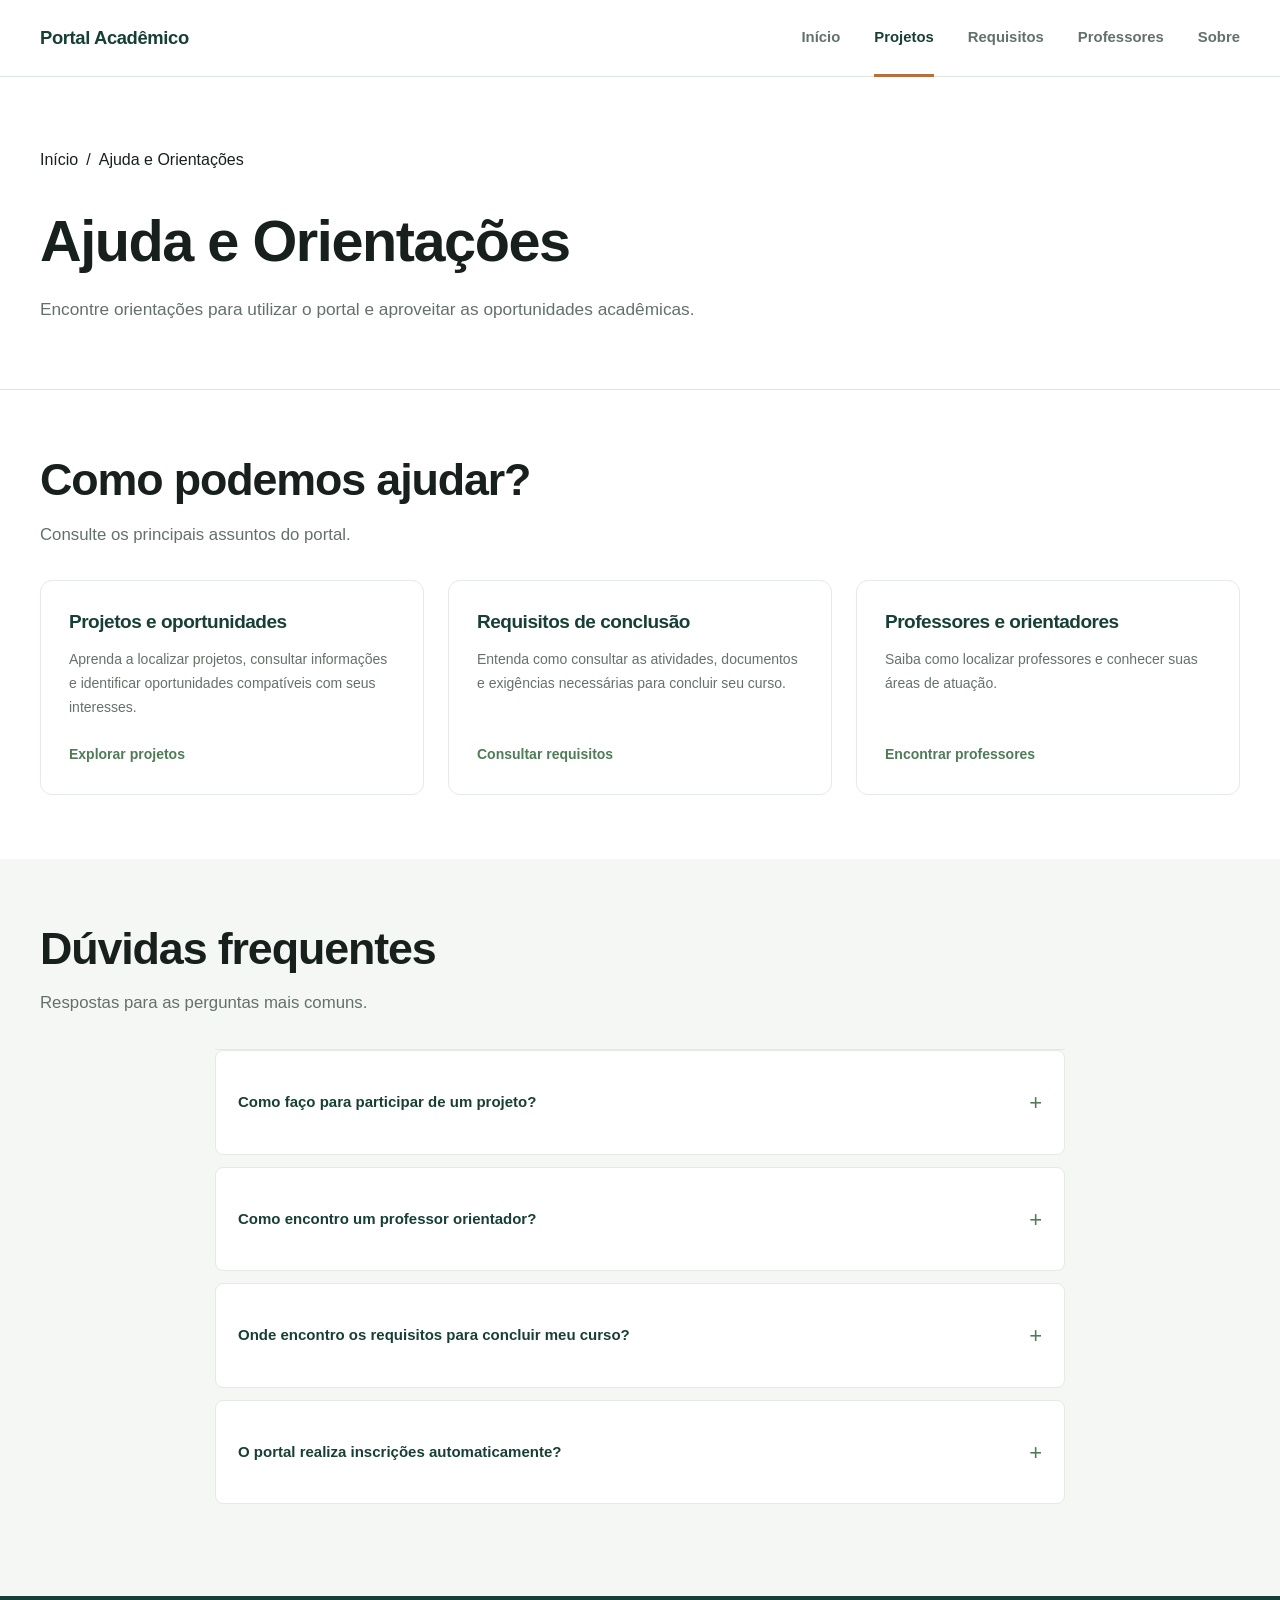
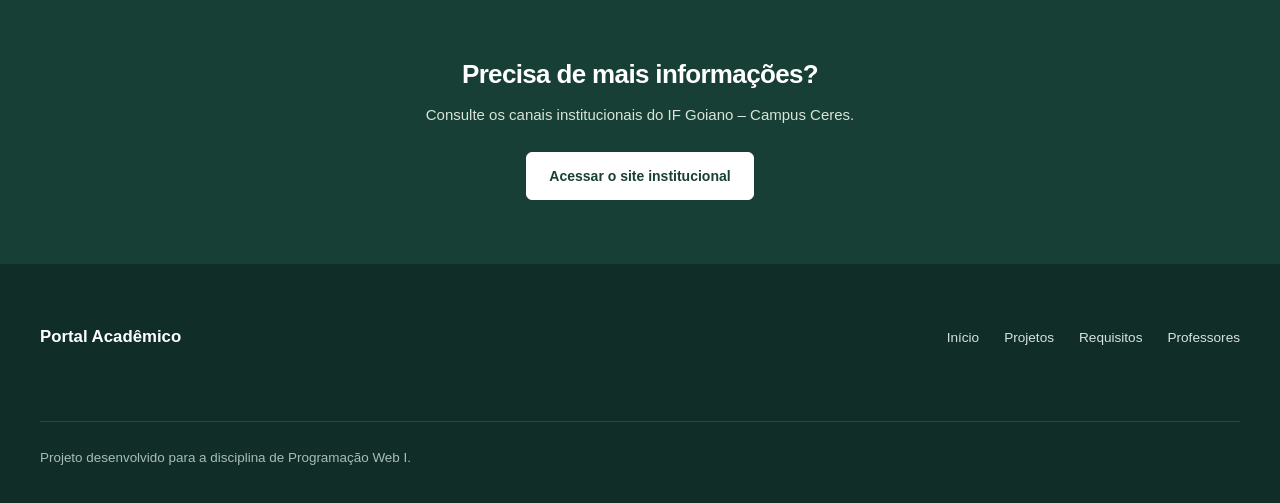
<file: pages/ajuda.html>
<!DOCTYPE html>
<html lang="en">
<head>
    <meta charset="UTF-8">
    <meta name="viewport" content="width=device-width, initial-scale=1.0">

    <meta
        name="description"
        content="Informações sobre o projeto Sistema de Irrigação Inteligente."
    >

    <link rel="stylesheet" href="../css/style.css">

    <title>Ajuda e Orientações | Portal Acadêmico</title>
</head>
    <body>
            <!-- CABEÇALHO -->
        <header class="site-header">

            <div class="container header-container">

                <a href="../index.html" class="logo">
                    Portal Acadêmico
                </a>

                <nav class="main-nav" aria-label="Navegação principal">
                    <ul>
                        <li><a href="../index.html">Início</a></li>
                        <li><a href="projetos.html" aria-current="page">Projetos</a></li>
                        <li><a href="requisitos.html">Requisitos</a></li>
                        <li><a href="professores.html">Professores</a></li>
                        <li><a href="../index.html#sobre">Sobre</a></li>
                    </ul>
                </nav>

            </div>

        </header>

        <main>
            <section class="page-header">
                <div class="container">
                    <nav class="breadcrumb" aria-label="Navegação estrutural">
                        <a href="index.html">Início</a>
                        <span aria-hidden="true">/</span>
                        <span>Ajuda e Orientações</span>
                    </nav>

                    <h1>Ajuda e Orientações</h1>
                    <p>
                        Encontre orientações para utilizar o portal e
                        aproveitar as oportunidades acadêmicas.
                    </p>
                </div>
            </section>

            <section class="help-section">
                <div class="container">
                    <header class="section-header">
                        <h2>Como podemos ajudar?</h2>
                        <p>Consulte os principais assuntos do portal.</p>
                    </header>

                    <div class="help-topics">
                        <article class="help-card">
                            <h3>Projetos e oportunidades</h3>
                            <p>
                                Aprenda a localizar projetos, consultar
                                informações e identificar oportunidades
                                compatíveis com seus interesses.
                            </p>
                            <a href="projetos.html">
                                Explorar projetos
                            </a>
                        </article>

                        <article class="help-card">
                            <h3>Requisitos de conclusão</h3>
                            <p>
                                Entenda como consultar as atividades,
                                documentos e exigências necessárias
                                para concluir seu curso.
                            </p>
                            <a href="requisitos.html">
                                Consultar requisitos
                            </a>
                        </article>

                        <article class="help-card">
                            <h3>Professores e orientadores</h3>
                            <p>
                                Saiba como localizar professores e
                                conhecer suas áreas de atuação.
                            </p>
                            <a href="professores.html">
                                Encontrar professores
                            </a>
                        </article>
                    </div>
                </div>
            </section>

            <section class="faq-section">
                <div class="container">
                    <header class="section-header">
                        <h2>Dúvidas frequentes</h2>
                        <p>Respostas para as perguntas mais comuns.</p>
                    </header>

                    <div class="faq-list">
                        <details>
                            <summary>
                                Como faço para participar de um projeto?
                            </summary>
                            <p>
                                Acesse a página de Projetos e Oportunidades,
                                escolha uma oportunidade e consulte os
                                critérios de participação e as informações
                                de contato do responsável.
                            </p>
                        </details>

                        <details>
                            <summary>
                                Como encontro um professor orientador?
                            </summary>
                            <p>
                                Consulte a página de Professores e Orientadores
                                e conheça as áreas de atuação de cada docente.
                            </p>
                        </details>

                        <details>
                            <summary>
                                Onde encontro os requisitos para concluir meu curso?
                            </summary>
                            <p>
                                Acesse a página de Requisitos de Conclusão
                                e consulte as informações disponíveis.
                            </p>
                        </details>

                        <details>
                            <summary>
                                O portal realiza inscrições automaticamente?
                            </summary>
                            <p>
                                As oportunidades apresentam suas orientações
                                e formas de contato. O procedimento de inscrição
                                deve seguir as instruções de cada responsável.
                            </p>
                        </details>
                    </div>
                </div>
            </section>

            <section class="help-contact">
                <div class="container">
                    <h2>Precisa de mais informações?</h2>
                    <p>
                        Consulte os canais institucionais do IF Goiano
                        – Campus Ceres.
                    </p>
                    <a href="https://www.ifgoiano.edu.br/ceres/"
                    target="_blank"
                    rel="noopener noreferrer">
                        Acessar o site institucional
                    </a>
                </div>
            </section>
        </main>

        <!-- RODAPÉ -->
        <footer class="site-footer">

            <div class="container">

                <p><strong>Portal Acadêmico</strong></p>

                <nav aria-label="Navegação do rodapé">
                    <ul>
                        <li><a href="../index.html">Início</a></li>
                        <li><a href="projetos.html">Projetos</a></li>
                        <li><a href="requisitos.html">Requisitos</a></li>
                        <li><a href="professores.html">Professores</a></li>
                    </ul>
                </nav>

                <p>
                    Projeto desenvolvido para a disciplina de Programação Web I.
                </p>

            </div>

        </footer>

    </body>
</html>
</file>
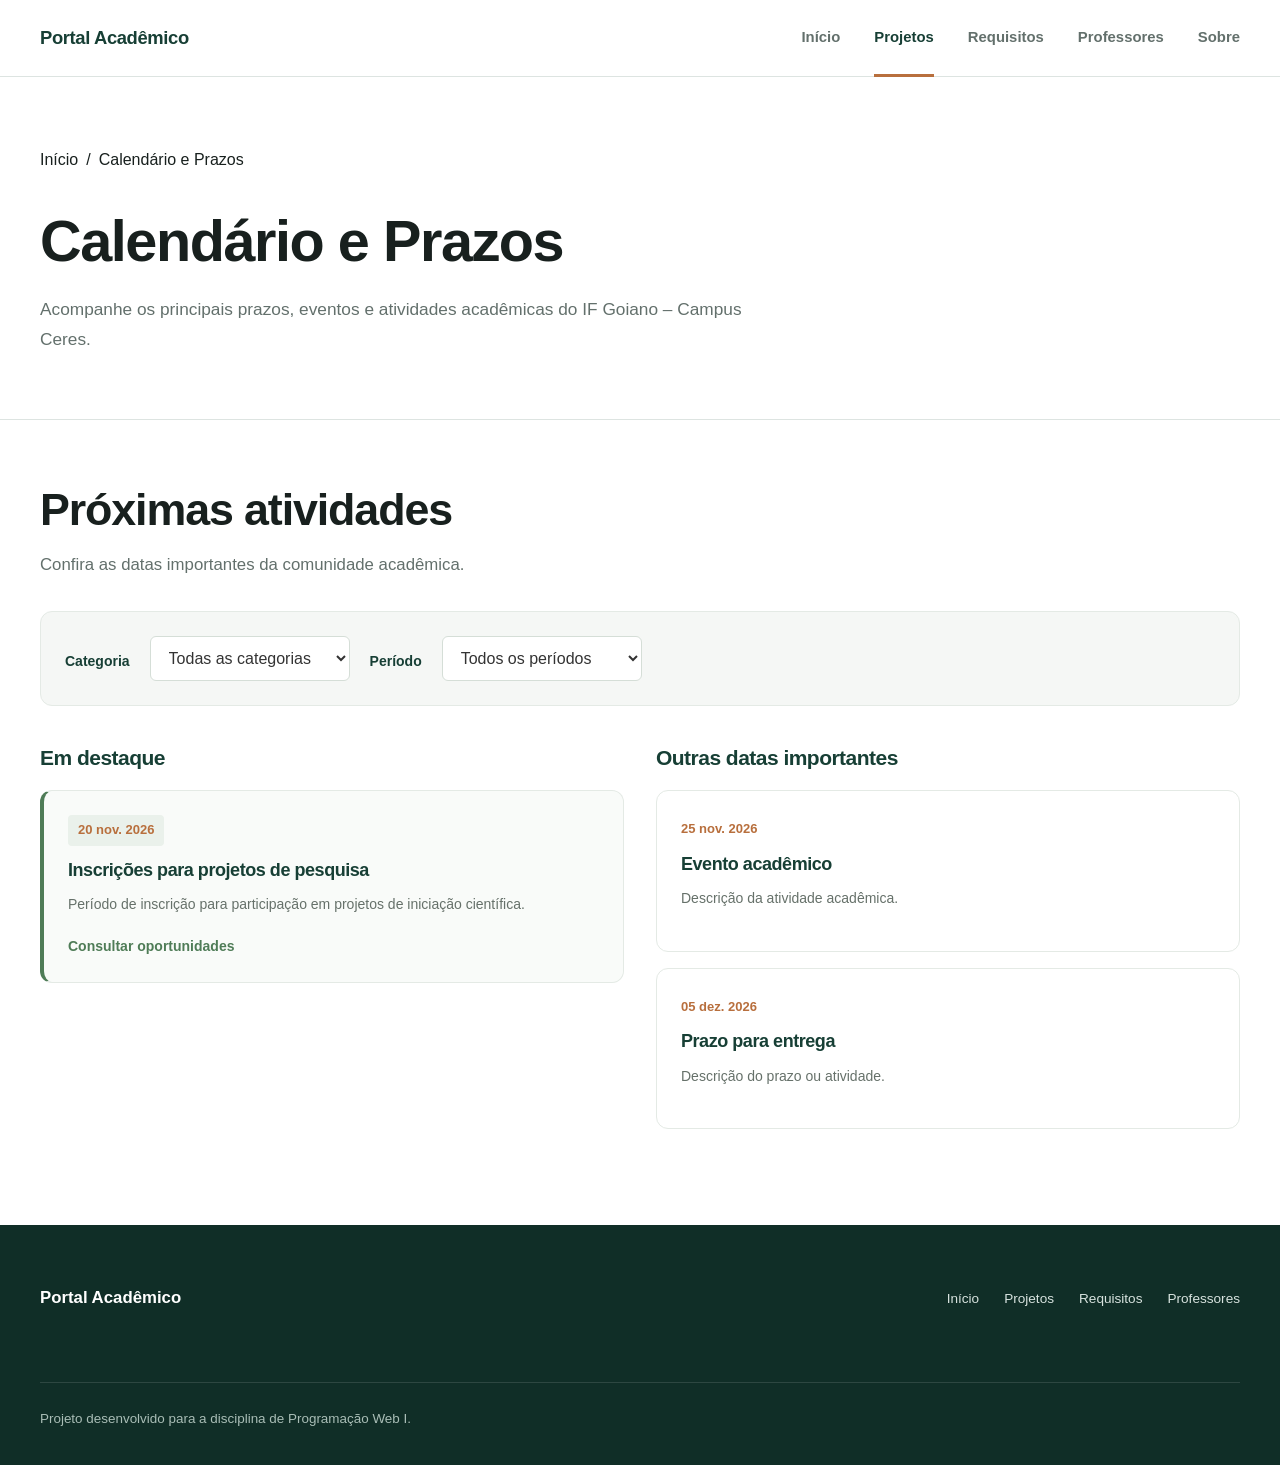
<file: pages/calendario.html>
<!DOCTYPE html>
<html lang="en">
<head>
    <meta charset="UTF-8">
    <meta name="viewport" content="width=device-width, initial-scale=1.0">

    <meta
        name="description"
        content="Informações sobre o projeto Sistema de Irrigação Inteligente."
    >

    <link rel="stylesheet" href="../css/style.css">

    <title>Calendário | Portal Acadêmico</title>
</head>
<body>
        <!-- CABEÇALHO -->
    <header class="site-header">

        <div class="container header-container">

            <a href="../index.html" class="logo">
                Portal Acadêmico
            </a>

            <nav class="main-nav" aria-label="Navegação principal">
                <ul>
                    <li><a href="../index.html">Início</a></li>
                    <li><a href="projetos.html" aria-current="page">Projetos</a></li>
                    <li><a href="requisitos.html">Requisitos</a></li>
                    <li><a href="professores.html">Professores</a></li>
                    <li><a href="../index.html#sobre">Sobre</a></li>
                </ul>
            </nav>

        </div>

    </header>

    <main>
        <section class="page-header">
            <div class="container">
                <nav class="breadcrumb" aria-label="Navegação estrutural">
                    <a href="index.html">Início</a>
                    <span aria-hidden="true">/</span>
                    <span>Calendário e Prazos</span>
                </nav>

                <h1>Calendário e Prazos</h1>
                <p>
                    Acompanhe os principais prazos, eventos e atividades
                    acadêmicas do IF Goiano – Campus Ceres.
                </p>
            </div>
        </section>

        <section class="calendar-section">
            <div class="container">
                <header class="section-header">
                    <h2>Próximas atividades</h2>
                    <p>Confira as datas importantes da comunidade acadêmica.</p>
                </header>

                <form class="calendar-filters">
                    <label for="category">Categoria</label>
                    <select id="category" name="category">
                        <option value="">Todas as categorias</option>
                        <option value="projetos">Projetos</option>
                        <option value="eventos">Eventos</option>
                        <option value="inscricoes">Inscrições</option>
                        <option value="academico">Acadêmico</option>
                    </select>

                    <label for="period">Período</label>
                    <select id="period" name="period">
                        <option value="">Todos os períodos</option>
                        <option value="month">Este mês</option>
                        <option value="next-month">Próximo mês</option>
                    </select>
                </form>

                <div class="calendar-content">
                    <section class="calendar-featured">
                        <h2>Em destaque</h2>

                        <article class="calendar-event">
                            <time datetime="2026-11-20">
                                20 nov. 2026
                            </time>
                            <h3>Inscrições para projetos de pesquisa</h3>
                            <p>
                                Período de inscrição para participação
                                em projetos de iniciação científica.
                            </p>
                            <a href="projetos.html">
                                Consultar oportunidades
                            </a>
                        </article>
                    </section>

                    <section class="calendar-list">
                        <h2>Outras datas importantes</h2>

                        <article class="calendar-event">
                            <time datetime="2026-11-25">
                                25 nov. 2026
                            </time>
                            <h3>Evento acadêmico</h3>
                            <p>Descrição da atividade acadêmica.</p>
                        </article>

                        <article class="calendar-event">
                            <time datetime="2026-12-05">
                                05 dez. 2026
                            </time>
                            <h3>Prazo para entrega</h3>
                            <p>Descrição do prazo ou atividade.</p>
                        </article>
                    </section>
                </div>
            </div>
        </section>
    </main>

        <!-- RODAPÉ -->
    <footer class="site-footer">

        <div class="container">

            <p><strong>Portal Acadêmico</strong></p>

            <nav aria-label="Navegação do rodapé">
                <ul>
                    <li><a href="../index.html">Início</a></li>
                    <li><a href="projetos.html">Projetos</a></li>
                    <li><a href="requisitos.html">Requisitos</a></li>
                    <li><a href="professores.html">Professores</a></li>
                </ul>
            </nav>

            <p>
                Projeto desenvolvido para a disciplina de Programação Web I.
            </p>

        </div>

    </footer>
    
</body>
</html>
</file>
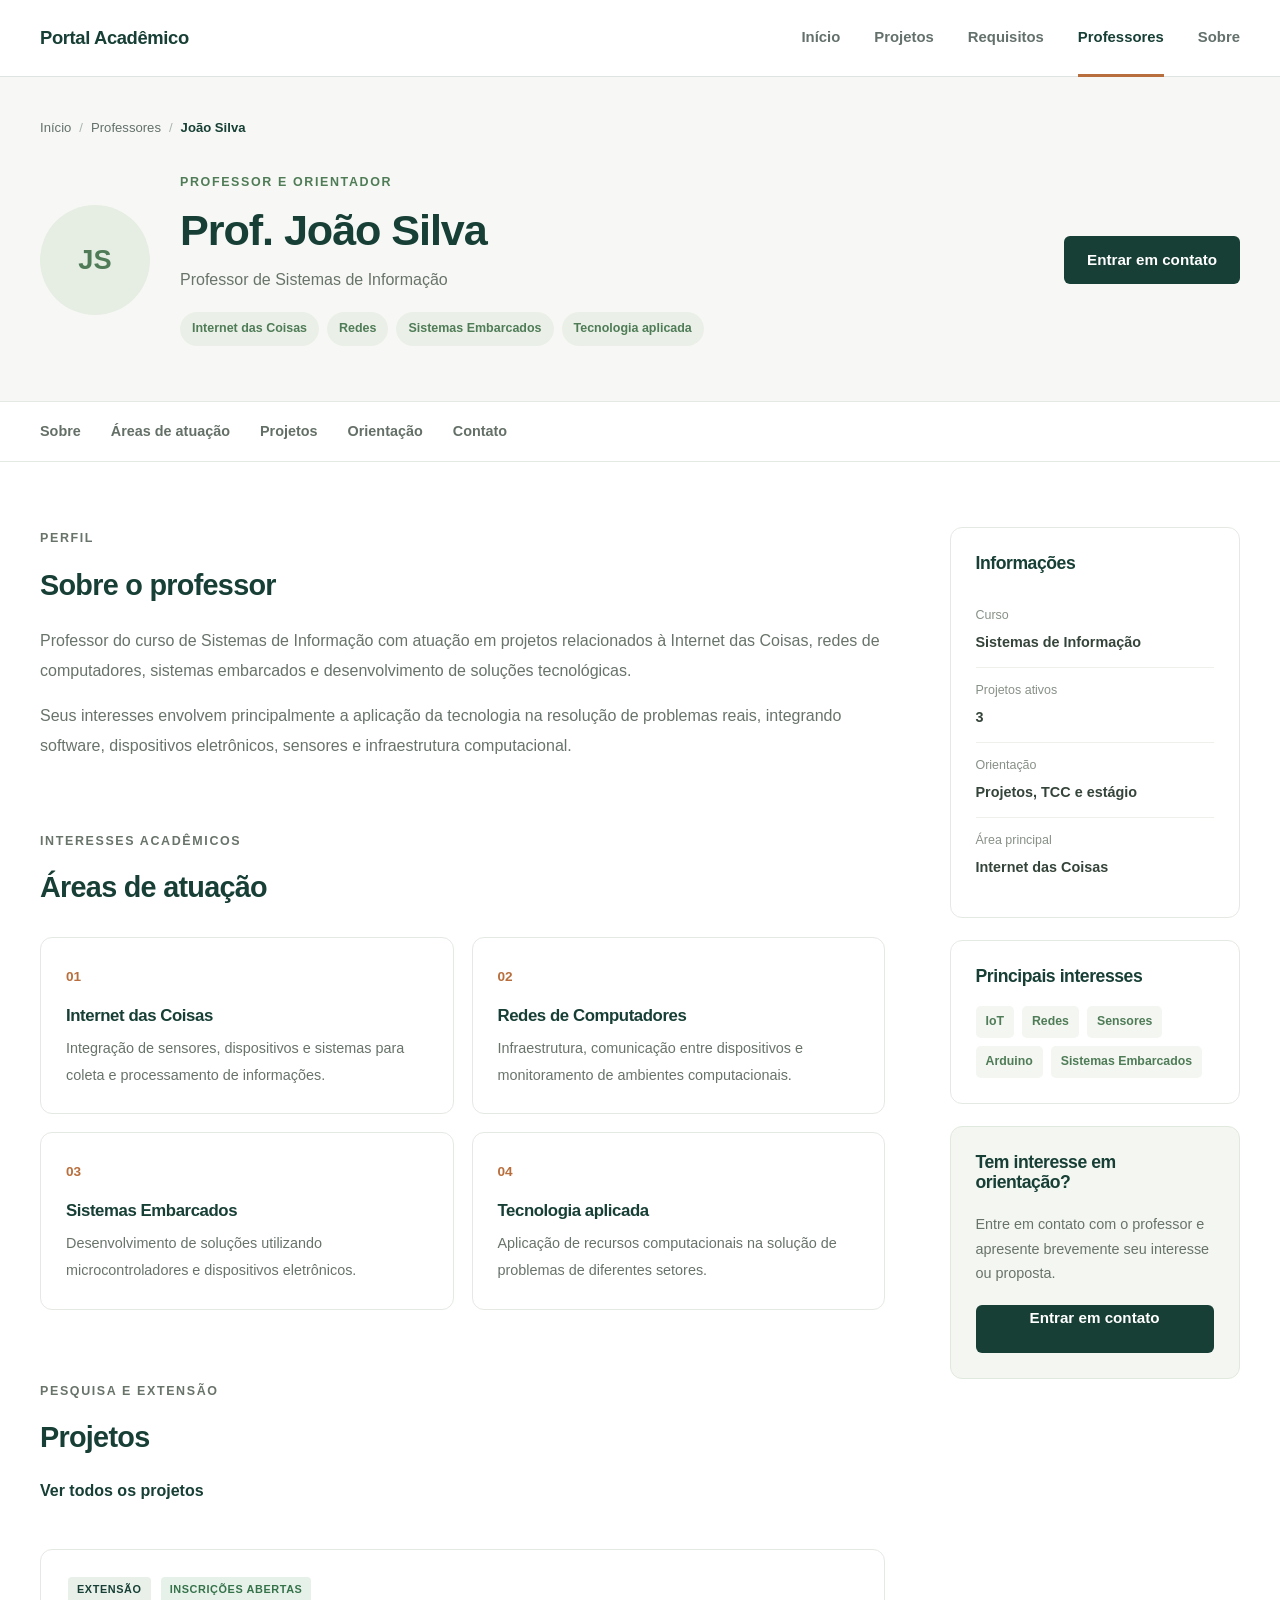
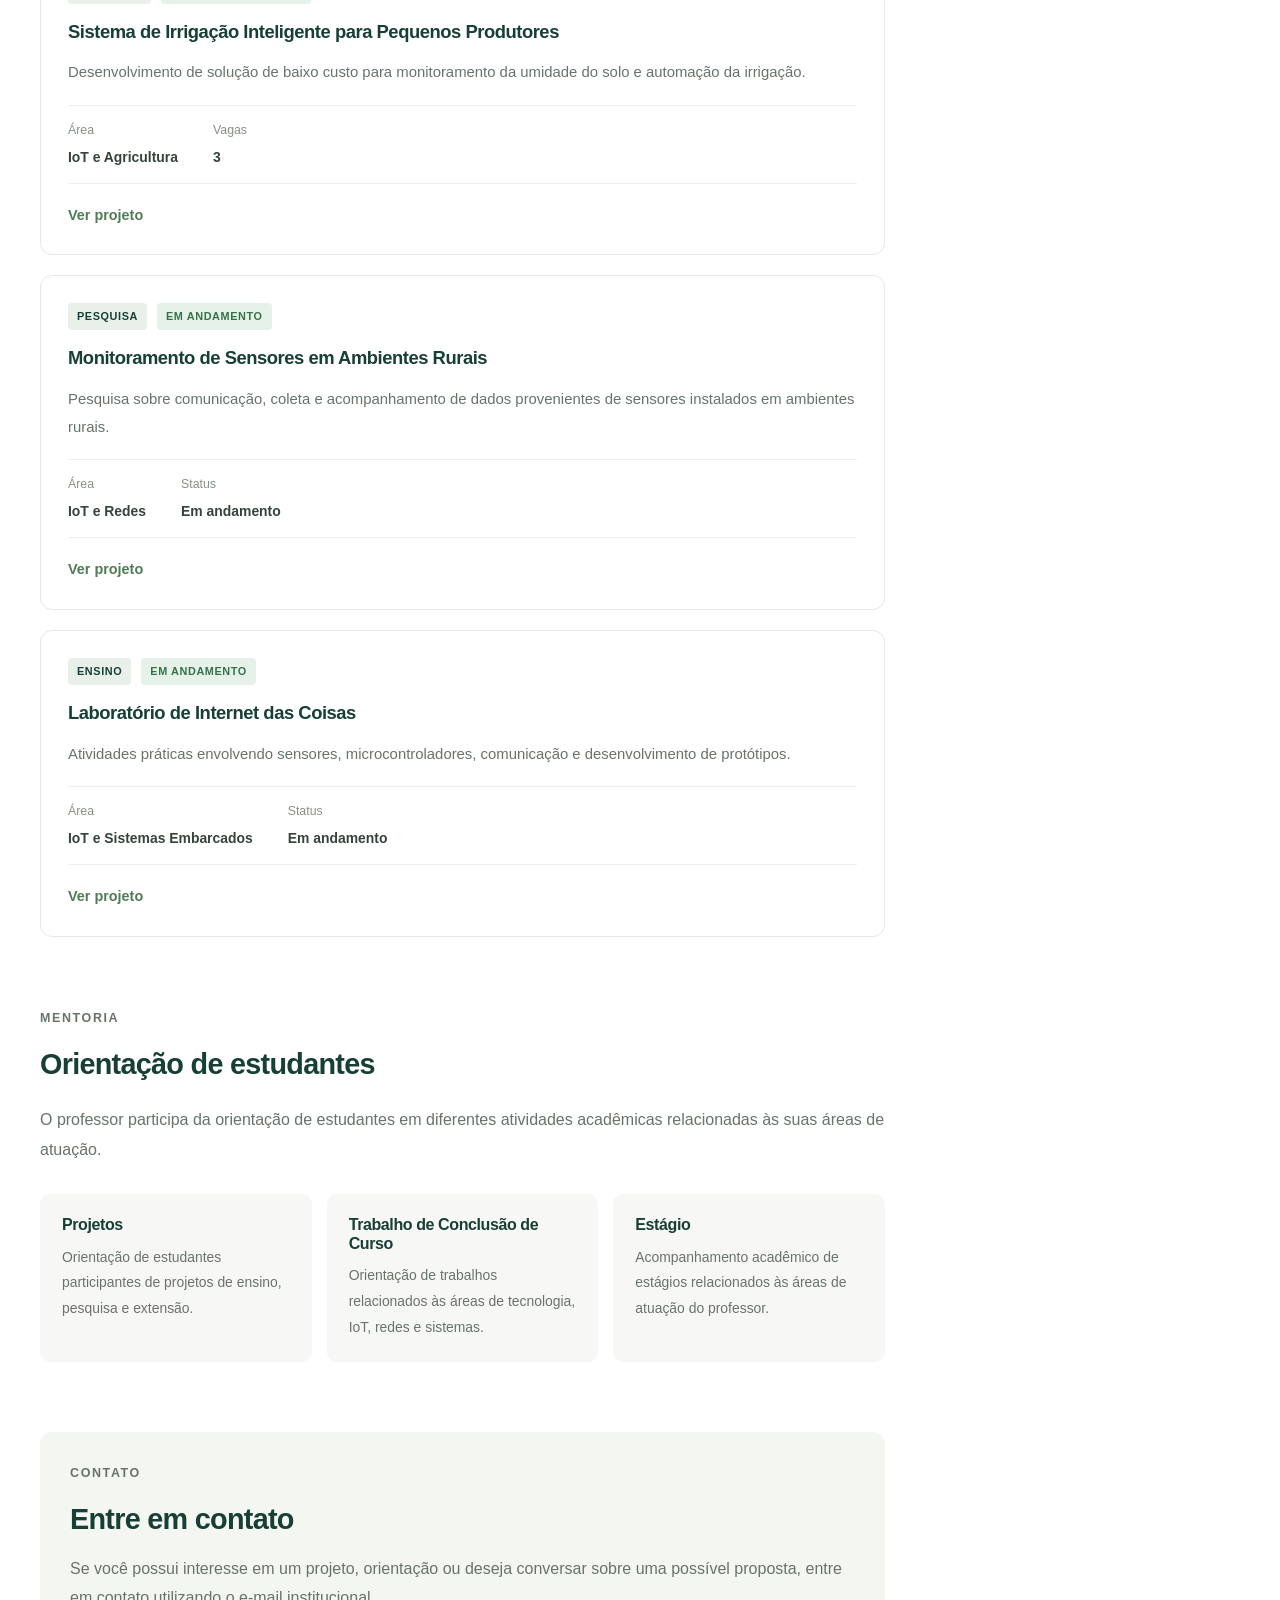
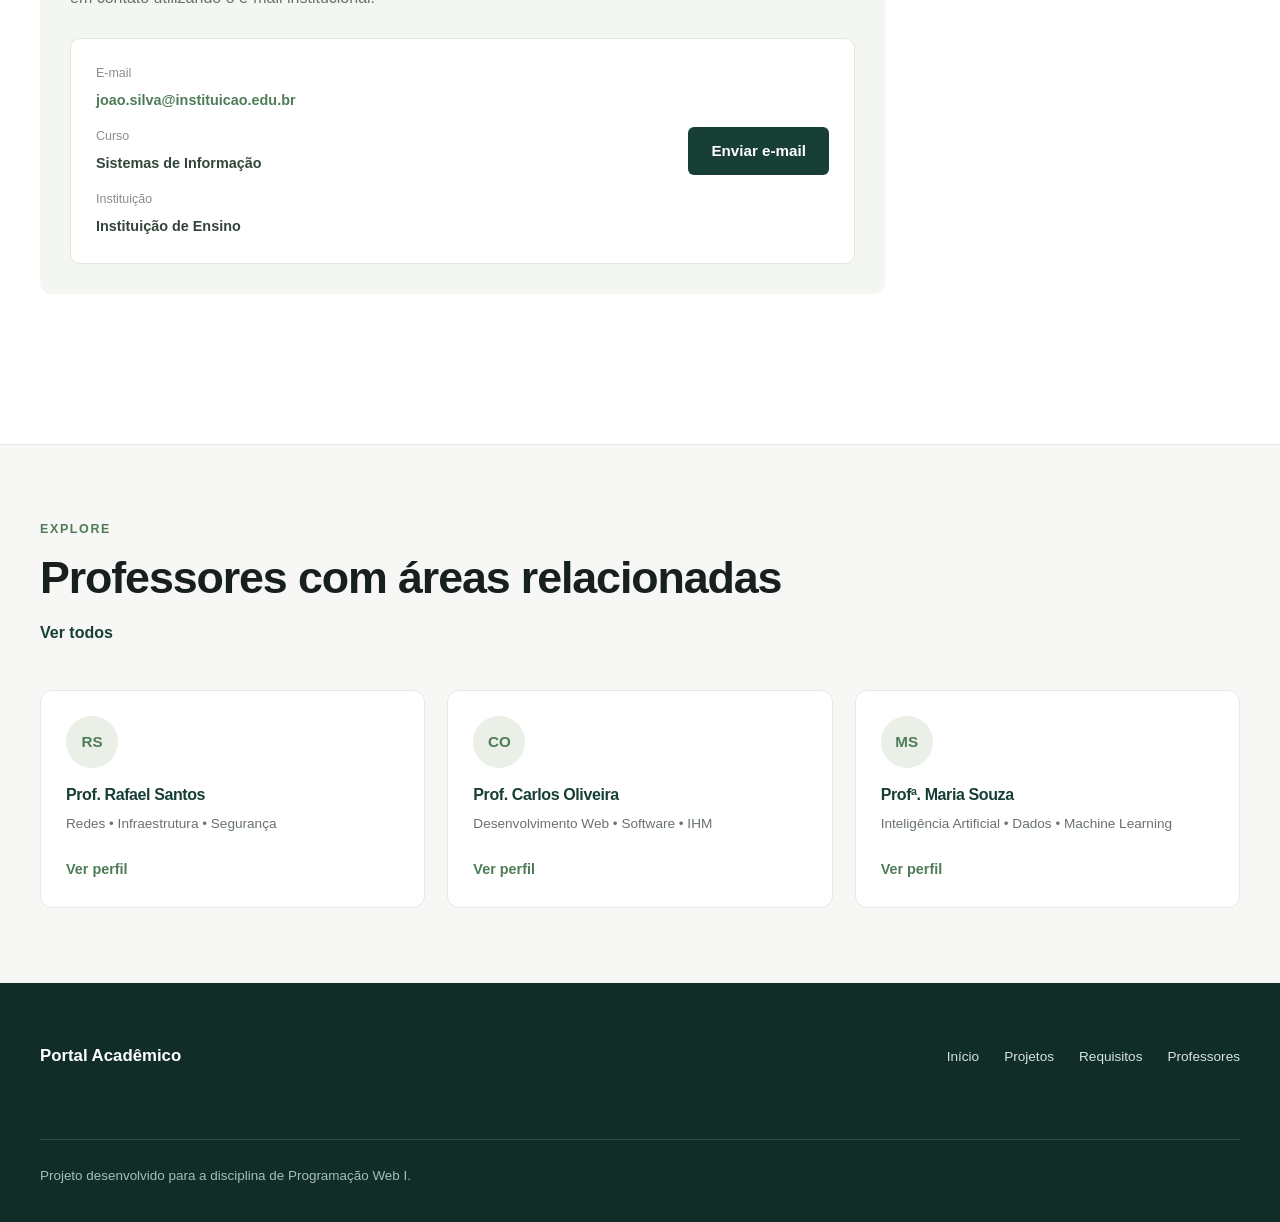
<file: pages/professor.html>
<!DOCTYPE html>
<html lang="pt-BR">

<head>
    <meta charset="UTF-8">
    <meta name="viewport" content="width=device-width, initial-scale=1.0">

    <meta
        name="description"
        content="Conheça o perfil, áreas de atuação e projetos do professor João Silva."
    >

    <link rel="stylesheet" href="../css/style.css">

    <title>Prof. João Silva | Portal Acadêmico</title>
</head>

<body>

    <!-- ==================================================
         CABEÇALHO
    =================================================== -->
    <header class="site-header">

        <div class="container header-container">

            <a href="../index.html" class="logo">
                Portal Acadêmico
            </a>

            <nav class="main-nav" aria-label="Navegação principal">
                <ul>
                    <li><a href="../index.html">Início</a></li>
                    <li><a href="projetos.html">Projetos</a></li>
                    <li><a href="requisitos.html">Requisitos</a></li>
                    <li><a href="professores.html" aria-current="page">Professores</a></li>
                    <li><a href="../index.html#sobre">Sobre</a></li>
                </ul>
            </nav>

        </div>

    </header>


    <main>

        <!-- ==================================================
             PERFIL
        =================================================== -->
        <header class="teacher-profile-header">

            <div class="container">

                <nav aria-label="Caminho de navegação">

                    <ol class="breadcrumb">

                        <li>
                            <a href="../index.html">Início</a>
                        </li>

                        <li>
                            <a href="professores.html">Professores</a>
                        </li>

                        <li aria-current="page">
                            João Silva
                        </li>

                    </ol>

                </nav>


                <div class="teacher-profile-intro">

                    <div
                        class="teacher-avatar teacher-avatar-large"
                        aria-hidden="true"
                    >
                        JS
                    </div>


                    <div class="teacher-profile-heading">

                        <p class="eyebrow">
                            Professor e orientador
                        </p>

                        <h1>
                            Prof. João Silva
                        </h1>

                        <p class="teacher-position">
                            Professor de Sistemas de Informação
                        </p>


                        <ul class="tag-list">
                            <li>Internet das Coisas</li>
                            <li>Redes</li>
                            <li>Sistemas Embarcados</li>
                            <li>Tecnologia aplicada</li>
                        </ul>

                    </div>


                    <div class="teacher-profile-action">

                        <a
                            href="mailto:joao.silva@instituicao.edu.br"
                            class="button button-primary"
                        >
                            Entrar em contato
                        </a>

                    </div>

                </div>

            </div>

        </header>


        <!-- ==================================================
             NAVEGAÇÃO INTERNA
        =================================================== -->
        <nav
            class="teacher-profile-navigation"
            aria-label="Conteúdo do perfil"
        >

            <div class="container">

                <ul>
                    <li><a href="#sobre-professor">Sobre</a></li>
                    <li><a href="#areas">Áreas de atuação</a></li>
                    <li><a href="#projetos-professor">Projetos</a></li>
                    <li><a href="#orientacao-professor">Orientação</a></li>
                    <li><a href="#contato-professor">Contato</a></li>
                </ul>

            </div>

        </nav>


        <!-- ==================================================
             CONTEÚDO DO PERFIL
        =================================================== -->
        <div class="container teacher-profile-layout">

            <article class="teacher-profile-content">

                <!-- SOBRE -->
                <section
                    id="sobre-professor"
                    aria-labelledby="teacher-about-title"
                >

                    <p class="eyebrow">
                        Perfil
                    </p>

                    <h2 id="teacher-about-title">
                        Sobre o professor
                    </h2>

                    <p>
                        Professor do curso de Sistemas de Informação com
                        atuação em projetos relacionados à Internet das
                        Coisas, redes de computadores, sistemas embarcados
                        e desenvolvimento de soluções tecnológicas.
                    </p>

                    <p>
                        Seus interesses envolvem principalmente a aplicação
                        da tecnologia na resolução de problemas reais,
                        integrando software, dispositivos eletrônicos,
                        sensores e infraestrutura computacional.
                    </p>

                </section>


                <!-- ÁREAS -->
                <section id="areas" aria-labelledby="teacher-areas-profile-title">

                    <p class="eyebrow">
                        Interesses acadêmicos
                    </p>

                    <h2 id="teacher-areas-profile-title">
                        Áreas de atuação
                    </h2>


                    <div class="expertise-grid">

                        <article>

                            <span>01</span>

                            <h3>
                                Internet das Coisas
                            </h3>

                            <p>
                                Integração de sensores, dispositivos e
                                sistemas para coleta e processamento
                                de informações.
                            </p>

                        </article>


                        <article>

                            <span>02</span>

                            <h3>
                                Redes de Computadores
                            </h3>

                            <p>
                                Infraestrutura, comunicação entre dispositivos
                                e monitoramento de ambientes computacionais.
                            </p>

                        </article>


                        <article>

                            <span>03</span>

                            <h3>
                                Sistemas Embarcados
                            </h3>

                            <p>
                                Desenvolvimento de soluções utilizando
                                microcontroladores e dispositivos eletrônicos.
                            </p>

                        </article>


                        <article>

                            <span>04</span>

                            <h3>
                                Tecnologia aplicada
                            </h3>

                            <p>
                                Aplicação de recursos computacionais na
                                solução de problemas de diferentes setores.
                            </p>

                        </article>

                    </div>

                </section>


                <!-- PROJETOS -->
                <section
                    id="projetos-professor"
                    aria-labelledby="teacher-projects-title"
                >

                    <header class="section-header">

                        <div>

                            <p class="eyebrow">
                                Pesquisa e extensão
                            </p>

                            <h2 id="teacher-projects-title">
                                Projetos
                            </h2>

                        </div>

                        <a href="projetos.html">
                            Ver todos os projetos
                        </a>

                    </header>


                    <div class="teacher-project-list">

                        <!-- PROJETO 1 -->
                        <article>

                            <header>

                                <div class="project-labels">
                                    <span class="badge">Extensão</span>
                                    <span class="status">Inscrições abertas</span>
                                </div>

                                <h3>
                                    Sistema de Irrigação Inteligente
                                    para Pequenos Produtores
                                </h3>

                            </header>

                            <p>
                                Desenvolvimento de solução de baixo custo
                                para monitoramento da umidade do solo e
                                automação da irrigação.
                            </p>

                            <dl>

                                <div>
                                    <dt>Área</dt>
                                    <dd>IoT e Agricultura</dd>
                                </div>

                                <div>
                                    <dt>Vagas</dt>
                                    <dd>3</dd>
                                </div>

                            </dl>

                            <footer>
                                <a href="projeto.html">
                                    Ver projeto
                                </a>
                            </footer>

                        </article>


                        <!-- PROJETO 2 -->
                        <article>

                            <header>

                                <div class="project-labels">
                                    <span class="badge">Pesquisa</span>
                                    <span class="status">Em andamento</span>
                                </div>

                                <h3>
                                    Monitoramento de Sensores em Ambientes Rurais
                                </h3>

                            </header>

                            <p>
                                Pesquisa sobre comunicação, coleta e
                                acompanhamento de dados provenientes de
                                sensores instalados em ambientes rurais.
                            </p>

                            <dl>

                                <div>
                                    <dt>Área</dt>
                                    <dd>IoT e Redes</dd>
                                </div>

                                <div>
                                    <dt>Status</dt>
                                    <dd>Em andamento</dd>
                                </div>

                            </dl>

                            <footer>
                                <a href="projeto.html">
                                    Ver projeto
                                </a>
                            </footer>

                        </article>


                        <!-- PROJETO 3 -->
                        <article>

                            <header>

                                <div class="project-labels">
                                    <span class="badge">Ensino</span>
                                    <span class="status">Em andamento</span>
                                </div>

                                <h3>
                                    Laboratório de Internet das Coisas
                                </h3>

                            </header>

                            <p>
                                Atividades práticas envolvendo sensores,
                                microcontroladores, comunicação e desenvolvimento
                                de protótipos.
                            </p>

                            <dl>

                                <div>
                                    <dt>Área</dt>
                                    <dd>IoT e Sistemas Embarcados</dd>
                                </div>

                                <div>
                                    <dt>Status</dt>
                                    <dd>Em andamento</dd>
                                </div>

                            </dl>

                            <footer>
                                <a href="projeto.html">
                                    Ver projeto
                                </a>
                            </footer>

                        </article>

                    </div>

                </section>


                <!-- ORIENTAÇÃO -->
                <section
                    id="orientacao-professor"
                    aria-labelledby="teacher-guidance-title"
                >

                    <p class="eyebrow">
                        Mentoria
                    </p>

                    <h2 id="teacher-guidance-title">
                        Orientação de estudantes
                    </h2>

                    <p>
                        O professor participa da orientação de estudantes
                        em diferentes atividades acadêmicas relacionadas
                        às suas áreas de atuação.
                    </p>


                    <div class="guidance-options">

                        <article>

                            <h3>
                                Projetos
                            </h3>

                            <p>
                                Orientação de estudantes participantes de
                                projetos de ensino, pesquisa e extensão.
                            </p>

                        </article>


                        <article>

                            <h3>
                                Trabalho de Conclusão de Curso
                            </h3>

                            <p>
                                Orientação de trabalhos relacionados às
                                áreas de tecnologia, IoT, redes e sistemas.
                            </p>

                        </article>


                        <article>

                            <h3>
                                Estágio
                            </h3>

                            <p>
                                Acompanhamento acadêmico de estágios
                                relacionados às áreas de atuação do professor.
                            </p>

                        </article>

                    </div>

                </section>


                <!-- CONTATO -->
                <section
                    id="contato-professor"
                    class="teacher-contact"
                    aria-labelledby="teacher-contact-title"
                >

                    <p class="eyebrow">
                        Contato
                    </p>

                    <h2 id="teacher-contact-title">
                        Entre em contato
                    </h2>

                    <p>
                        Se você possui interesse em um projeto, orientação
                        ou deseja conversar sobre uma possível proposta,
                        entre em contato utilizando o e-mail institucional.
                    </p>


                    <div class="contact-card">

                        <dl>

                            <div>
                                <dt>E-mail</dt>

                                <dd>
                                    <a href="mailto:joao.silva@instituicao.edu.br">
                                        joao.silva@instituicao.edu.br
                                    </a>
                                </dd>
                            </div>

                            <div>
                                <dt>Curso</dt>
                                <dd>Sistemas de Informação</dd>
                            </div>

                            <div>
                                <dt>Instituição</dt>
                                <dd>Instituição de Ensino</dd>
                            </div>

                        </dl>


                        <a
                            href="mailto:joao.silva@instituicao.edu.br"
                            class="button button-primary"
                        >
                            Enviar e-mail
                        </a>

                    </div>

                </section>

            </article>


            <!-- ==================================================
                 SIDEBAR
            =================================================== -->
            <aside class="teacher-profile-sidebar">

                <section>

                    <h2>
                        Informações
                    </h2>

                    <dl>

                        <div>
                            <dt>Curso</dt>
                            <dd>Sistemas de Informação</dd>
                        </div>

                        <div>
                            <dt>Projetos ativos</dt>
                            <dd>3</dd>
                        </div>

                        <div>
                            <dt>Orientação</dt>
                            <dd>Projetos, TCC e estágio</dd>
                        </div>

                        <div>
                            <dt>Área principal</dt>
                            <dd>Internet das Coisas</dd>
                        </div>

                    </dl>

                </section>


                <section>

                    <h2>
                        Principais interesses
                    </h2>

                    <ul class="tag-list">
                        <li>IoT</li>
                        <li>Redes</li>
                        <li>Sensores</li>
                        <li>Arduino</li>
                        <li>Sistemas Embarcados</li>
                    </ul>

                </section>


                <section class="sidebar-contact">

                    <h2>
                        Tem interesse em orientação?
                    </h2>

                    <p>
                        Entre em contato com o professor e apresente
                        brevemente seu interesse ou proposta.
                    </p>

                    <a
                        href="mailto:joao.silva@instituicao.edu.br"
                        class="button button-primary"
                    >
                        Entrar em contato
                    </a>

                </section>

            </aside>

        </div>


        <!-- ==================================================
             OUTROS PROFESSORES
        =================================================== -->
        <section class="related-teachers" aria-labelledby="related-teachers-title">

            <div class="container">

                <header class="section-header">

                    <div>

                        <p class="eyebrow">
                            Explore
                        </p>

                        <h2 id="related-teachers-title">
                            Professores com áreas relacionadas
                        </h2>

                    </div>

                    <a href="professores.html">
                        Ver todos
                    </a>

                </header>


                <div class="related-teacher-grid">

                    <article>

                        <div
                            class="teacher-avatar"
                            aria-hidden="true"
                        >
                            RS
                        </div>

                        <h3>
                            Prof. Rafael Santos
                        </h3>

                        <p>
                            Redes • Infraestrutura • Segurança
                        </p>

                        <a href="professor.html">
                            Ver perfil
                        </a>

                    </article>


                    <article>

                        <div
                            class="teacher-avatar"
                            aria-hidden="true"
                        >
                            CO
                        </div>

                        <h3>
                            Prof. Carlos Oliveira
                        </h3>

                        <p>
                            Desenvolvimento Web • Software • IHM
                        </p>

                        <a href="professor.html">
                            Ver perfil
                        </a>

                    </article>


                    <article>

                        <div
                            class="teacher-avatar"
                            aria-hidden="true"
                        >
                            MS
                        </div>

                        <h3>
                            Profª. Maria Souza
                        </h3>

                        <p>
                            Inteligência Artificial • Dados • Machine Learning
                        </p>

                        <a href="professor.html">
                            Ver perfil
                        </a>

                    </article>

                </div>

            </div>

        </section>

    </main>


    <!-- ==================================================
         RODAPÉ
    =================================================== -->
    <footer class="site-footer">

        <div class="container">

            <p>
                <strong>Portal Acadêmico</strong>
            </p>

            <nav aria-label="Navegação do rodapé">
                <ul>
                    <li><a href="../index.html">Início</a></li>
                    <li><a href="projetos.html">Projetos</a></li>
                    <li><a href="requisitos.html">Requisitos</a></li>
                    <li><a href="professores.html">Professores</a></li>
                </ul>
            </nav>

            <p>
                Projeto desenvolvido para a disciplina de Programação Web I.
            </p>

        </div>

    </footer>

</body>

</html>
</file>
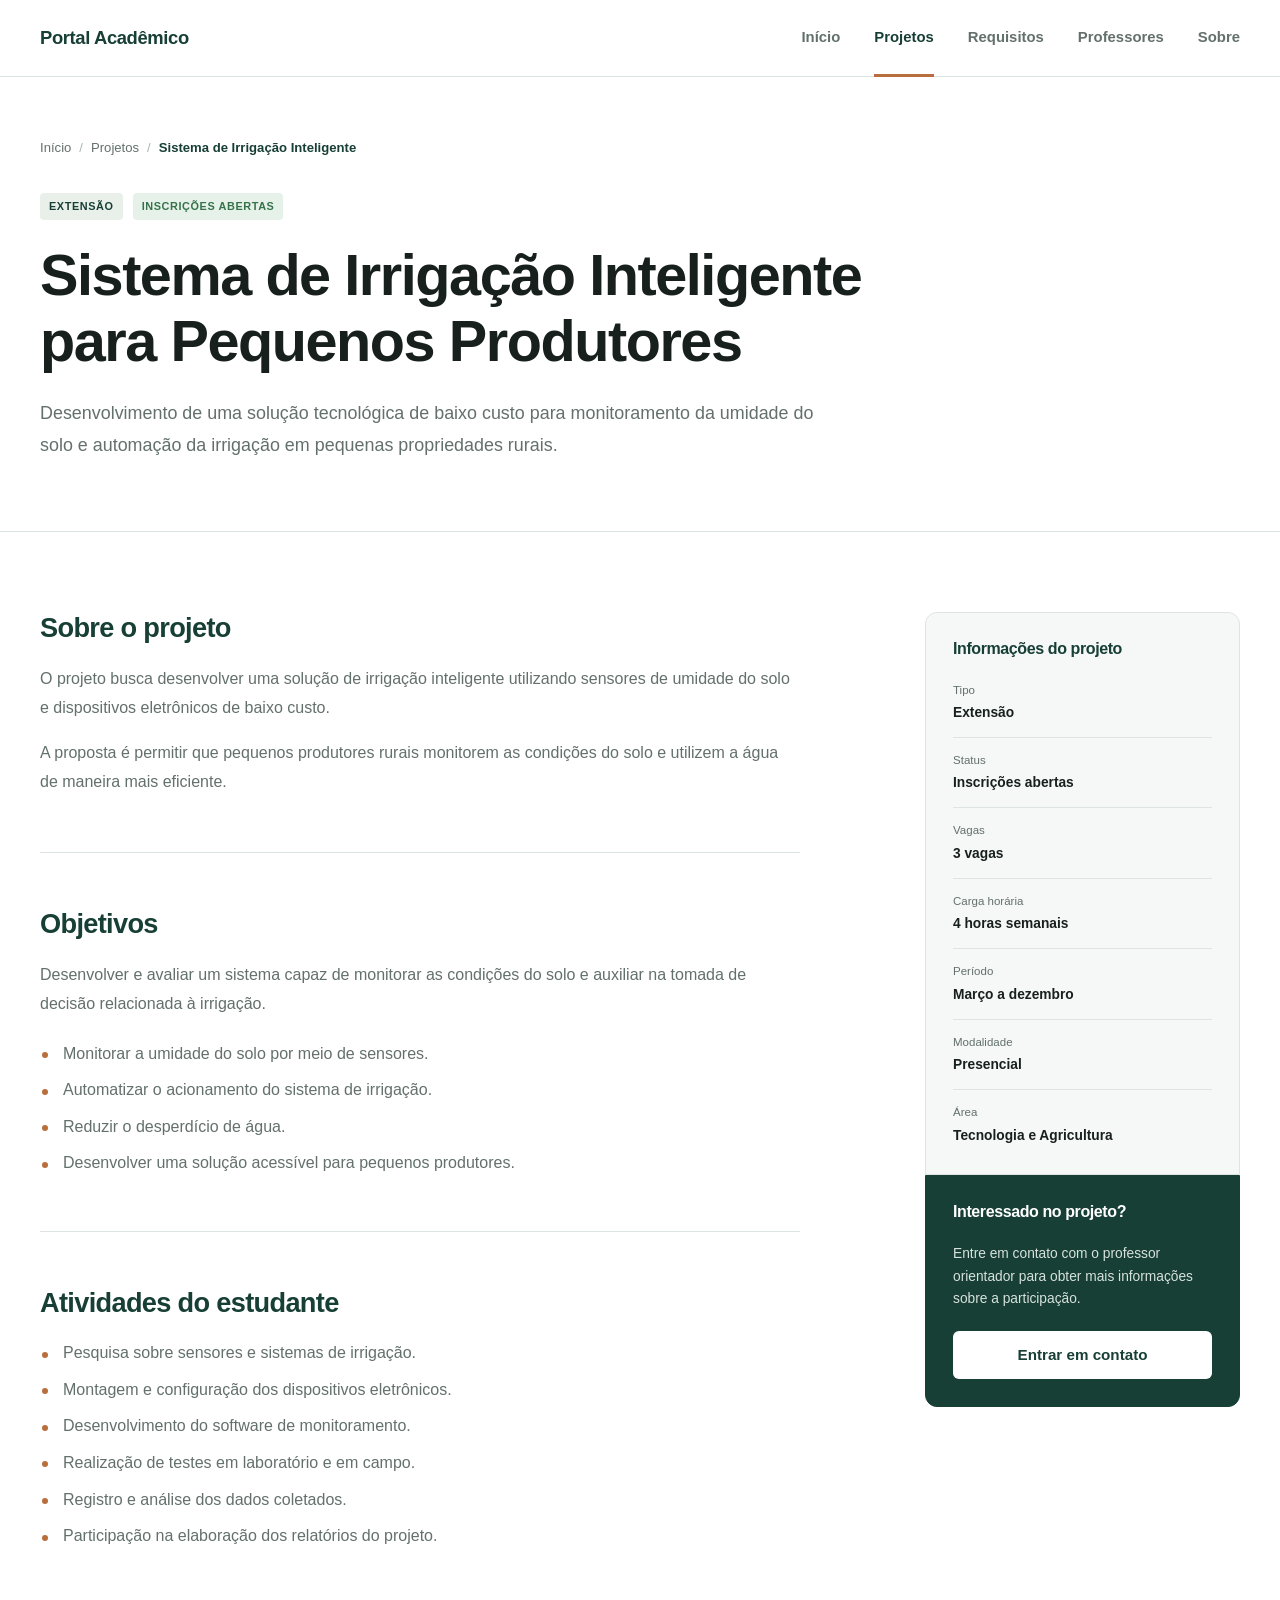
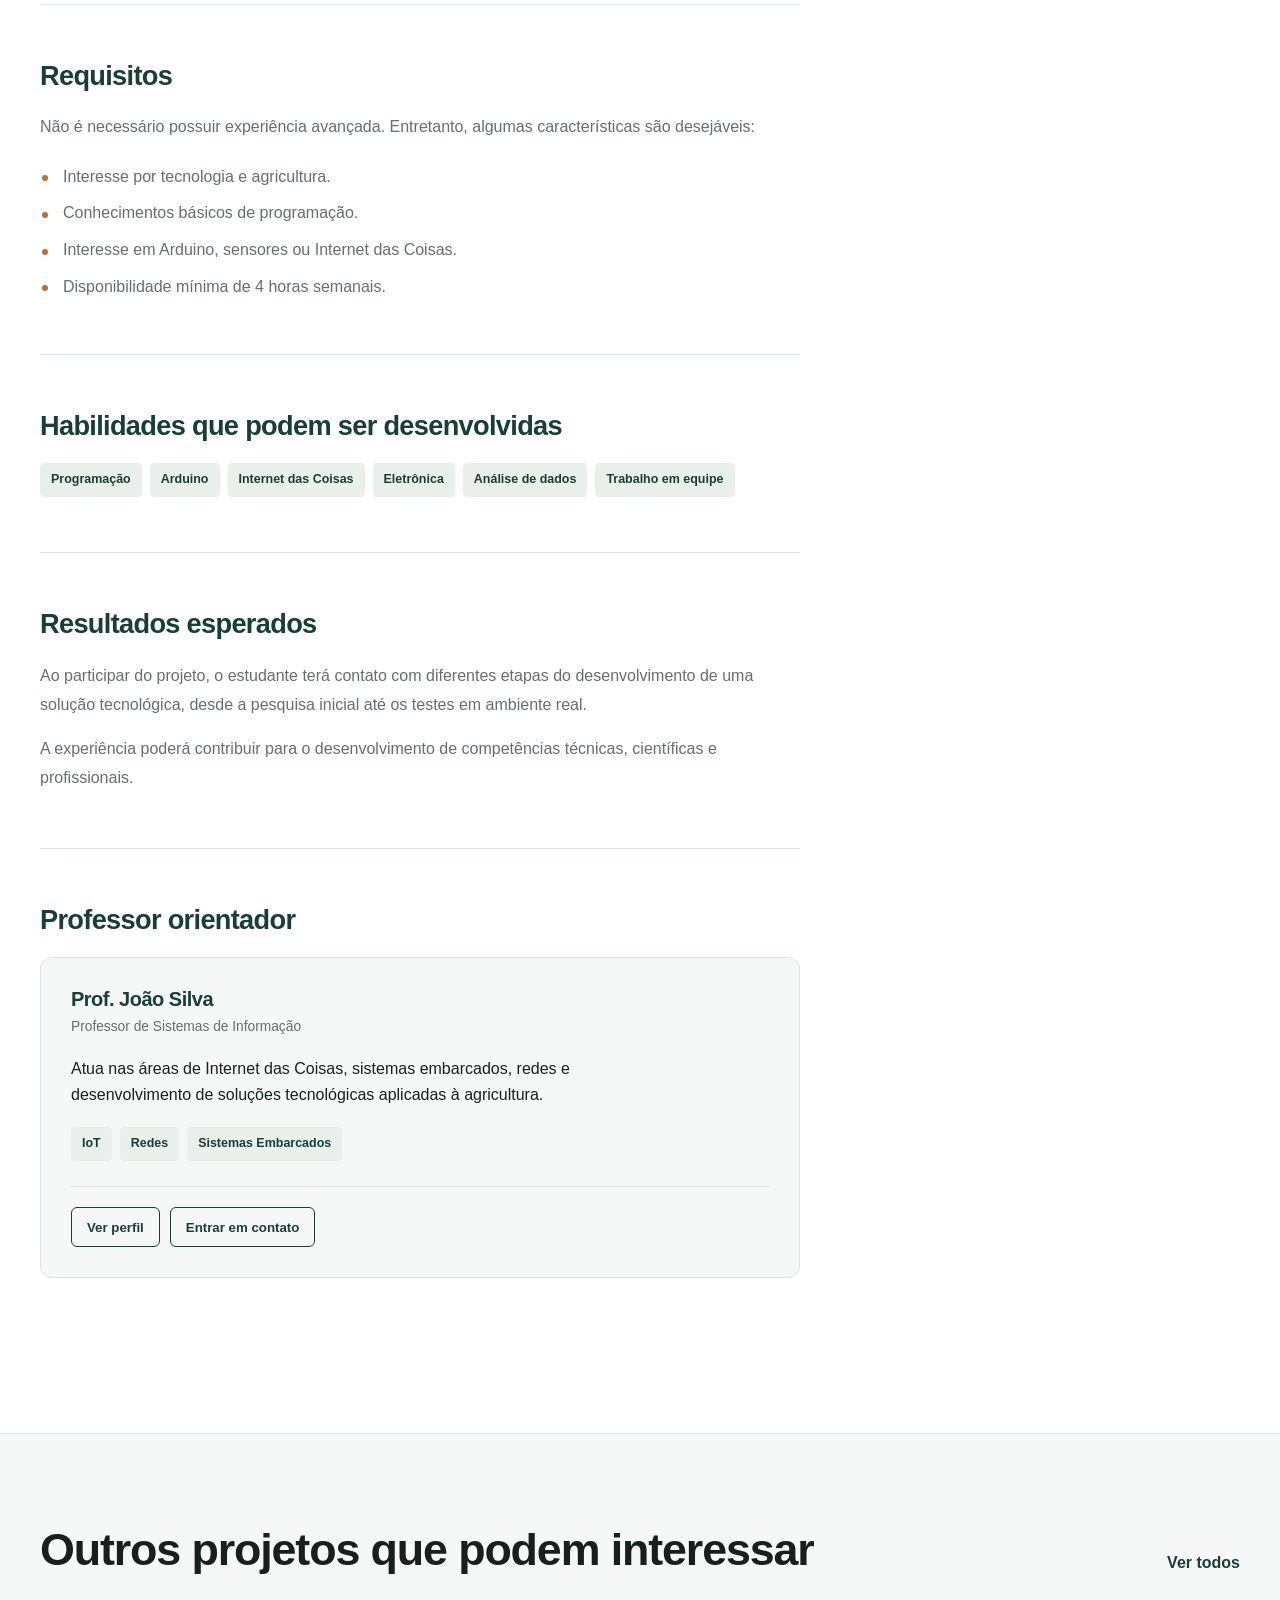
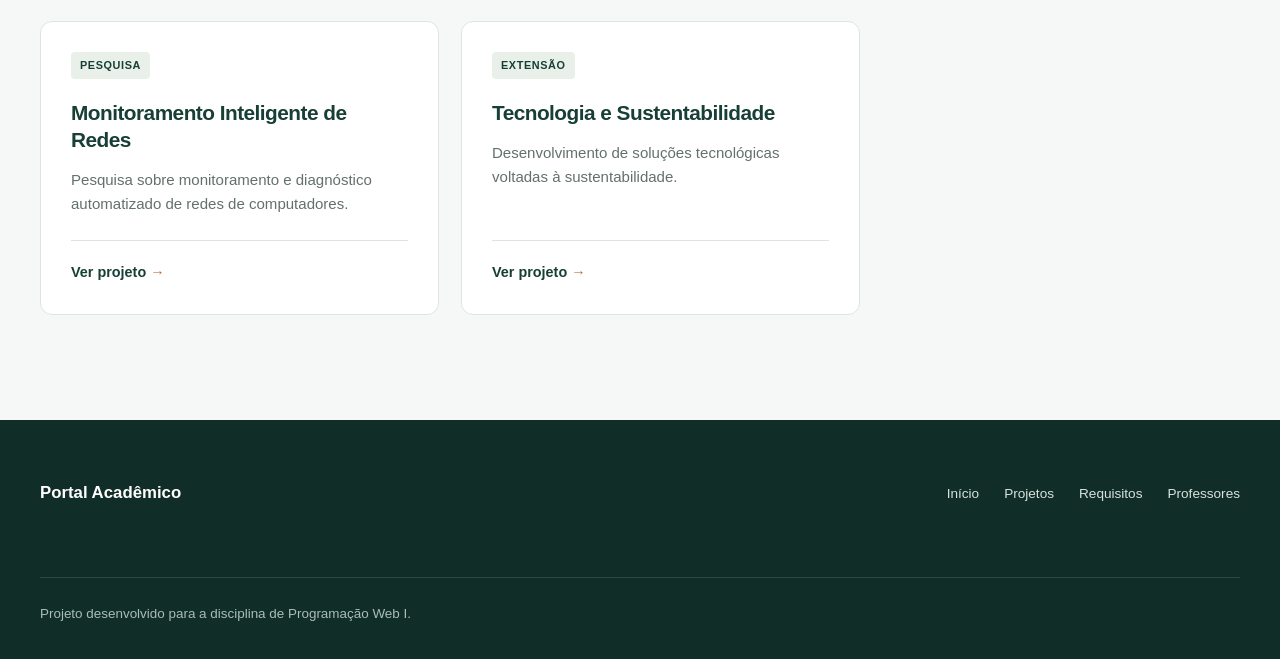
<file: pages/projeto.html>
<!DOCTYPE html>
<html lang="pt-BR">

<head>
    <meta charset="UTF-8">
    <meta name="viewport" content="width=device-width, initial-scale=1.0">

    <meta
        name="description"
        content="Informações sobre o projeto Sistema de Irrigação Inteligente."
    >

    <link rel="stylesheet" href="../css/style.css">

    <title>Sistema de Irrigação Inteligente | Portal Acadêmico</title>
</head>

<body>

    <!-- CABEÇALHO -->
    <header class="site-header">

        <div class="container header-container">

            <a href="../index.html" class="logo">
                Portal Acadêmico
            </a>

            <nav class="main-nav" aria-label="Navegação principal">
                <ul>
                    <li><a href="../index.html">Início</a></li>
                    <li><a href="projetos.html" aria-current="page">Projetos</a></li>
                    <li><a href="requisitos.html">Requisitos</a></li>
                    <li><a href="professores.html">Professores</a></li>
                    <li><a href="../index.html#sobre">Sobre</a></li>
                </ul>
            </nav>

        </div>

    </header>


    <main>

        <!-- CABEÇALHO DO PROJETO -->
        <header class="project-header">

            <div class="container">

                <nav aria-label="Caminho de navegação">

                    <ol class="breadcrumb">
                        <li>
                            <a href="../index.html">Início</a>
                        </li>

                        <li>
                            <a href="projetos.html">Projetos</a>
                        </li>

                        <li aria-current="page">
                            Sistema de Irrigação Inteligente
                        </li>
                    </ol>

                </nav>


                <div class="project-labels">

                    <span class="badge">
                        Extensão
                    </span>

                    <span class="status">
                        Inscrições abertas
                    </span>

                </div>


                <h1 id="project-title">
                    Sistema de Irrigação Inteligente para Pequenos Produtores
                </h1>

                <p class="project-summary" id="project-summary">
                    Desenvolvimento de uma solução tecnológica de baixo custo
                    para monitoramento da umidade do solo e automação da
                    irrigação em pequenas propriedades rurais.
                </p>

            </div>

        </header>


        <div class="container project-layout">

            <!-- CONTEÚDO PRINCIPAL -->
            <article class="project-content" id="project-content">

                <!-- SOBRE -->
                <section aria-labelledby="about-project-title">

                    <h2 id="about-project-title">
                        Sobre o projeto
                    </h2>

                    <p>
                        O projeto busca desenvolver uma solução de irrigação
                        inteligente utilizando sensores de umidade do solo e
                        dispositivos eletrônicos de baixo custo.
                    </p>

                    <p>
                        A proposta é permitir que pequenos produtores rurais
                        monitorem as condições do solo e utilizem a água de
                        maneira mais eficiente.
                    </p>

                </section>


                <!-- OBJETIVOS -->
                <section aria-labelledby="objectives-title">

                    <h2 id="objectives-title">
                        Objetivos
                    </h2>

                    <p>
                        Desenvolver e avaliar um sistema capaz de monitorar
                        as condições do solo e auxiliar na tomada de decisão
                        relacionada à irrigação.
                    </p>

                    <ul>
                        <li>
                            Monitorar a umidade do solo por meio de sensores.
                        </li>

                        <li>
                            Automatizar o acionamento do sistema de irrigação.
                        </li>

                        <li>
                            Reduzir o desperdício de água.
                        </li>

                        <li>
                            Desenvolver uma solução acessível para pequenos produtores.
                        </li>
                    </ul>

                </section>


                <!-- ATIVIDADES -->
                <section aria-labelledby="activities-title">

                    <h2 id="activities-title">
                        Atividades do estudante
                    </h2>

                    <ul>
                        <li>
                            Pesquisa sobre sensores e sistemas de irrigação.
                        </li>

                        <li>
                            Montagem e configuração dos dispositivos eletrônicos.
                        </li>

                        <li>
                            Desenvolvimento do software de monitoramento.
                        </li>

                        <li>
                            Realização de testes em laboratório e em campo.
                        </li>

                        <li>
                            Registro e análise dos dados coletados.
                        </li>

                        <li>
                            Participação na elaboração dos relatórios do projeto.
                        </li>
                    </ul>

                </section>


                <!-- REQUISITOS -->
                <section aria-labelledby="requirements-title">

                    <h2 id="requirements-title">
                        Requisitos
                    </h2>

                    <p>
                        Não é necessário possuir experiência avançada.
                        Entretanto, algumas características são desejáveis:
                    </p>

                    <ul>
                        <li>
                            Interesse por tecnologia e agricultura.
                        </li>

                        <li>
                            Conhecimentos básicos de programação.
                        </li>

                        <li>
                            Interesse em Arduino, sensores ou Internet das Coisas.
                        </li>

                        <li>
                            Disponibilidade mínima de 4 horas semanais.
                        </li>

                    </ul>

                </section>


                <!-- HABILIDADES -->
                <section aria-labelledby="skills-title">

                    <h2 id="skills-title">
                        Habilidades que podem ser desenvolvidas
                    </h2>

                    <ul class="tag-list">
                        <li>Programação</li>
                        <li>Arduino</li>
                        <li>Internet das Coisas</li>
                        <li>Eletrônica</li>
                        <li>Análise de dados</li>
                        <li>Trabalho em equipe</li>
                    </ul>

                </section>


                <!-- RESULTADOS -->
                <section aria-labelledby="results-title">

                    <h2 id="results-title">
                        Resultados esperados
                    </h2>

                    <p>
                        Ao participar do projeto, o estudante terá contato
                        com diferentes etapas do desenvolvimento de uma
                        solução tecnológica, desde a pesquisa inicial até
                        os testes em ambiente real.
                    </p>

                    <p>
                        A experiência poderá contribuir para o desenvolvimento
                        de competências técnicas, científicas e profissionais.
                    </p>

                </section>


                <!-- ORIENTADOR -->
                <section class="advisor" aria-labelledby="advisor-title">

                    <h2 id="advisor-title">
                        Professor orientador
                    </h2>

                    <article class="teacher-card">

                        <header>
                            <h3>Prof. João Silva</h3>
                            <p>Professor de Sistemas de Informação</p>
                        </header>

                        <p>
                            Atua nas áreas de Internet das Coisas,
                            sistemas embarcados, redes e desenvolvimento
                            de soluções tecnológicas aplicadas à agricultura.
                        </p>

                        <ul class="tag-list">
                            <li>IoT</li>
                            <li>Redes</li>
                            <li>Sistemas Embarcados</li>
                        </ul>

                        <footer>

                            <a href="professor.html?id=1">
                                Ver perfil
                            </a>

                            <a href="mailto:joao.silva@instituicao.edu.br">
                                Entrar em contato
                            </a>

                        </footer>

                    </article>

                </section>

            </article>


            <!-- INFORMAÇÕES COMPLEMENTARES -->
            <aside class="project-sidebar" aria-labelledby="project-info-title">

                <section aria-labelledby="project-info-title">

                    <h2 id="project-info-title">
                        Informações do projeto
                    </h2>

                    <dl>

                        <div>
                            <dt>Tipo</dt>
                            <dd>Extensão</dd>
                        </div>

                        <div>
                            <dt>Status</dt>
                            <dd>Inscrições abertas</dd>
                        </div>

                        <div>
                            <dt>Vagas</dt>
                            <dd>3 vagas</dd>
                        </div>

                        <div>
                            <dt>Carga horária</dt>
                            <dd>4 horas semanais</dd>
                        </div>

                        <div>
                            <dt>Período</dt>
                            <dd>Março a dezembro</dd>
                        </div>

                        <div>
                            <dt>Modalidade</dt>
                            <dd>Presencial</dd>
                        </div>

                        <div>
                            <dt>Área</dt>
                            <dd>Tecnologia e Agricultura</dd>
                        </div>

                    </dl>

                </section>


                <section aria-labelledby="application-title">

                    <h2 id="application-title">
                        Interessado no projeto?
                    </h2>

                    <p>
                        Entre em contato com o professor orientador para
                        obter mais informações sobre a participação.
                    </p>

                    <a
                        href="mailto:joao.silva@instituicao.edu.br"
                        class="button button-primary"
                    >
                        Entrar em contato
                    </a>

                </section>

            </aside>

        </div>


        <!-- OUTROS PROJETOS -->
        <section class="related-projects" aria-labelledby="related-title">

            <div class="container">

                <header class="section-header">

                    <h2 id="related-title">
                        Outros projetos que podem interessar
                    </h2>

                    <a href="projetos.html">
                        Ver todos
                    </a>

                </header>


                <div class="project-grid">

                    <article class="project-card">

                        <span class="badge">Pesquisa</span>

                        <h3>
                            Monitoramento Inteligente de Redes
                        </h3>

                        <p>
                            Pesquisa sobre monitoramento e diagnóstico
                            automatizado de redes de computadores.
                        </p>

                        <a href="projeto.html?id=6">
                            Ver projeto
                        </a>

                    </article>


                    <article class="project-card">

                        <span class="badge">Extensão</span>

                        <h3>
                            Tecnologia e Sustentabilidade
                        </h3>

                        <p>
                            Desenvolvimento de soluções tecnológicas
                            voltadas à sustentabilidade.
                        </p>

                        <a href="projeto.html?id=5">
                            Ver projeto
                        </a>

                    </article>

                </div>

            </div>

        </section>

    </main>


    <!-- RODAPÉ -->
    <footer class="site-footer">

        <div class="container">

            <p><strong>Portal Acadêmico</strong></p>

            <nav aria-label="Navegação do rodapé">
                <ul>
                    <li><a href="../index.html">Início</a></li>
                    <li><a href="projetos.html">Projetos</a></li>
                    <li><a href="requisitos.html">Requisitos</a></li>
                    <li><a href="professores.html">Professores</a></li>
                </ul>
            </nav>

            <p>
                Projeto desenvolvido para a disciplina de Programação Web I.
            </p>

        </div>

    </footer>

</body>

</html>
</file>
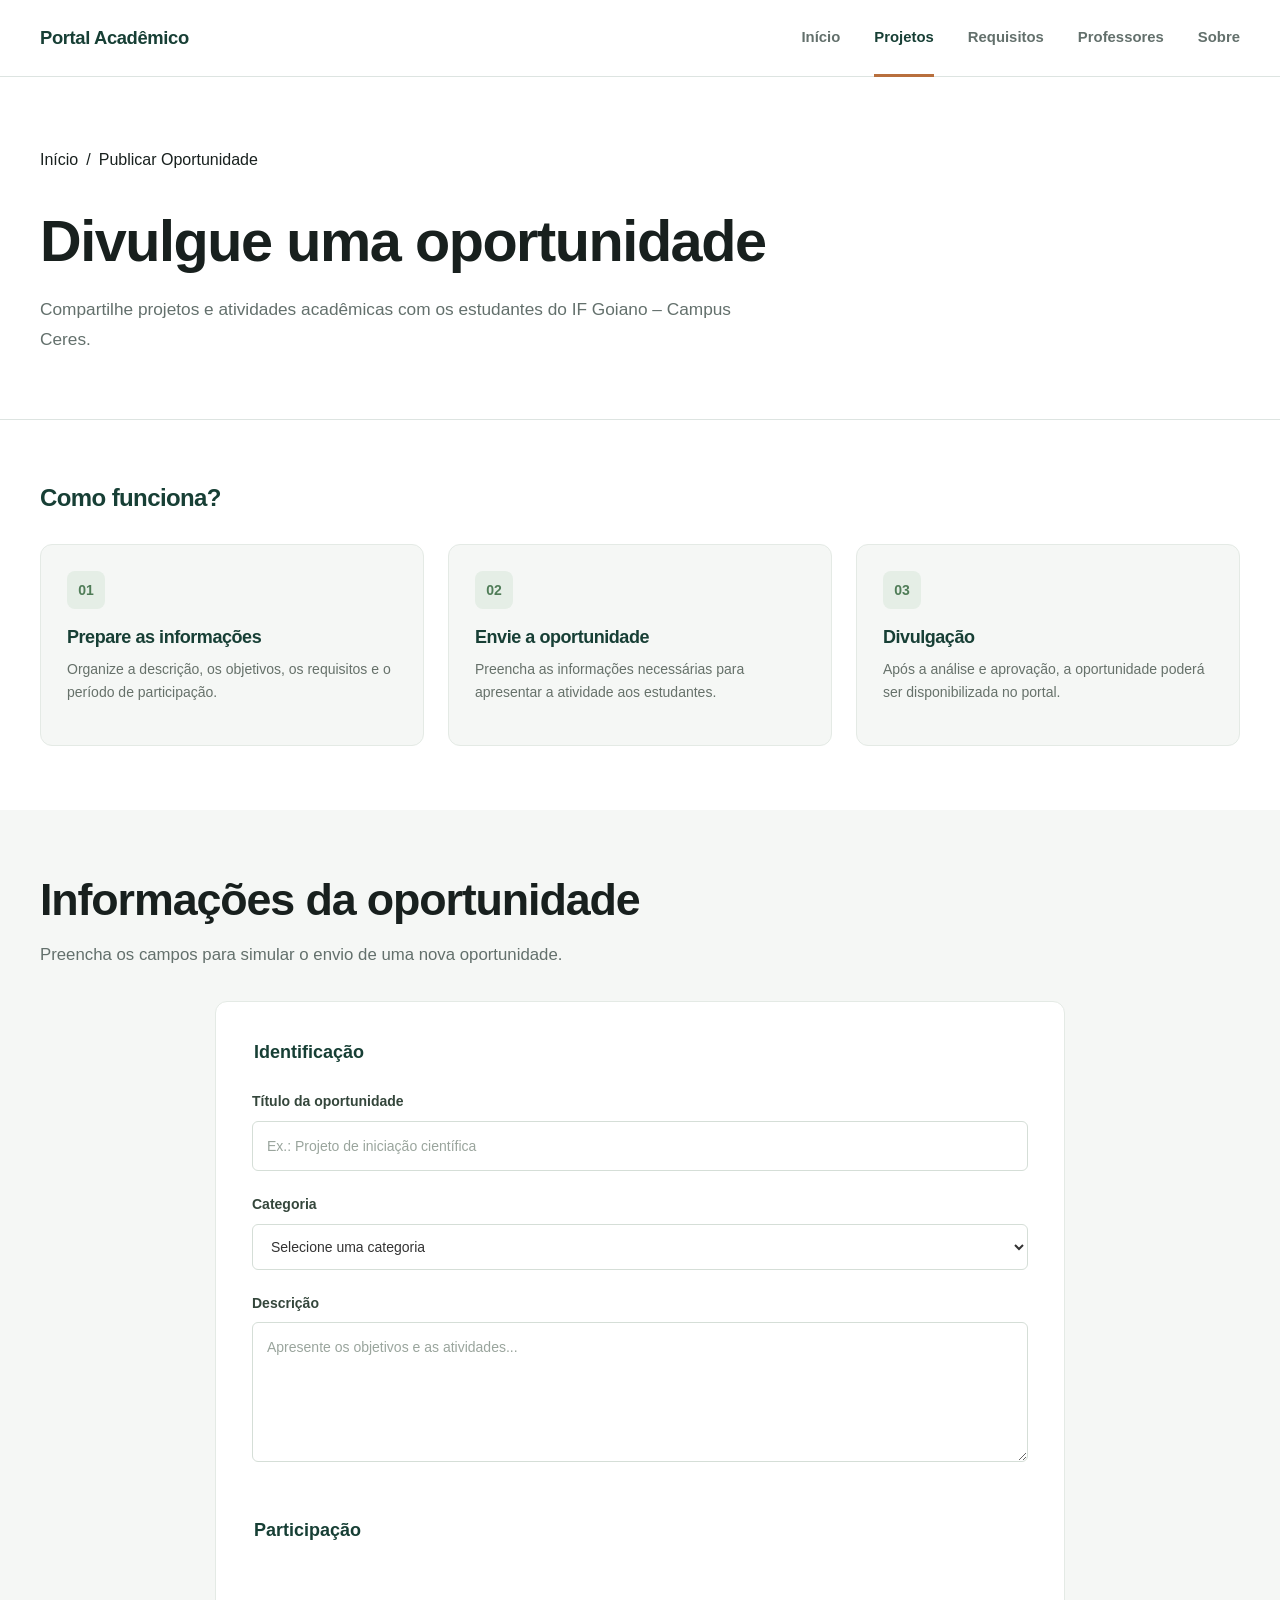
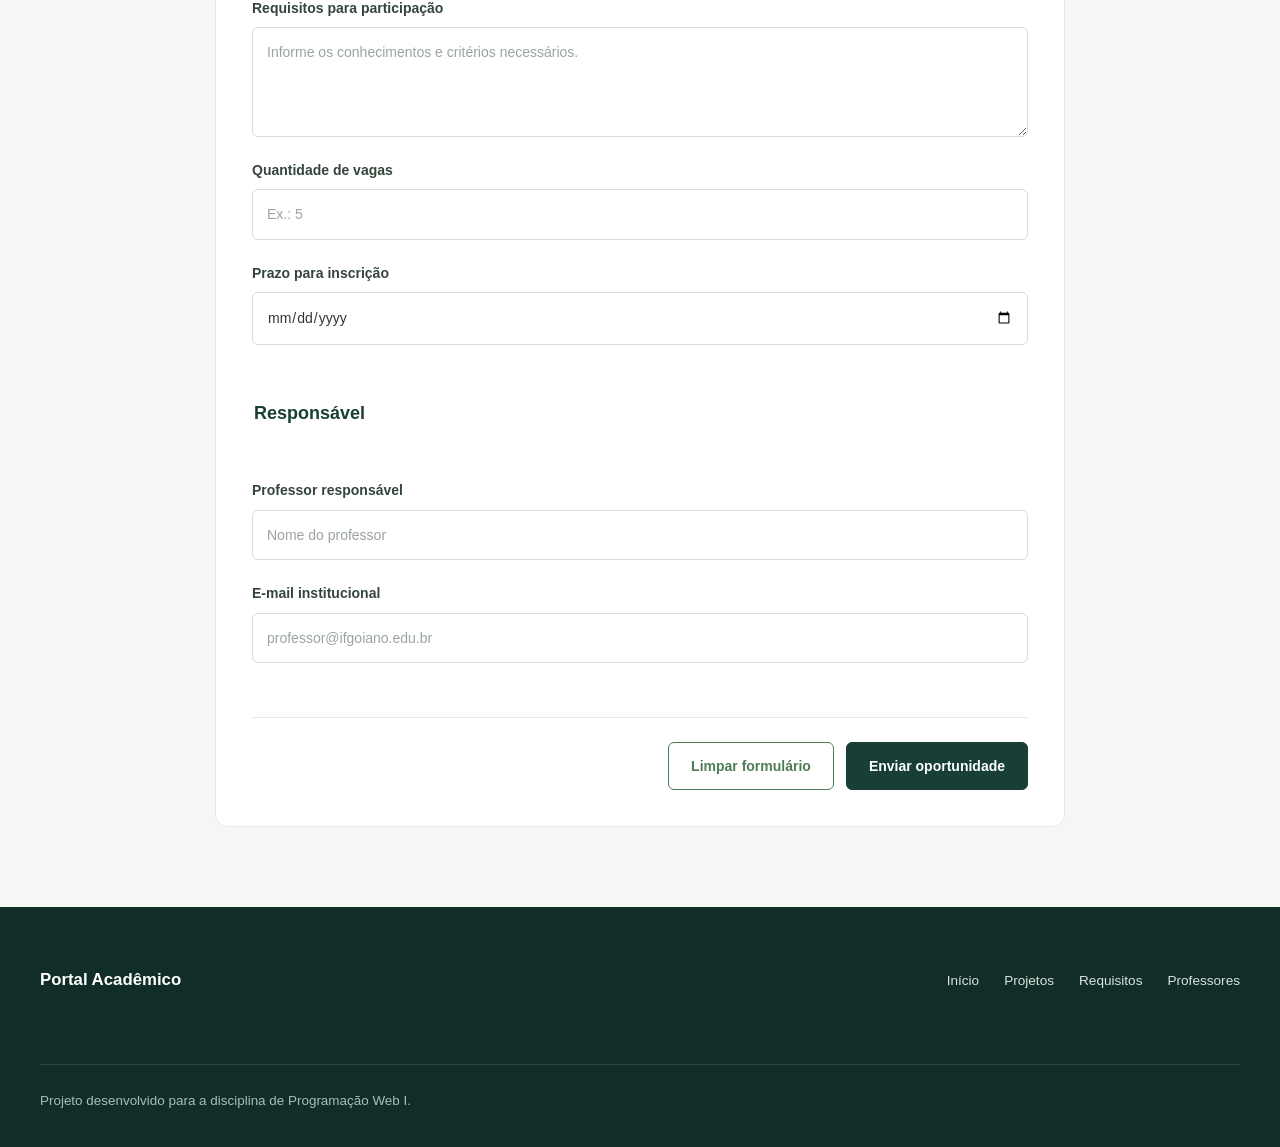
<file: pages/publicar_oportunidade.html>
<!DOCTYPE html>
<html lang="en">
<head>
    <meta charset="UTF-8">
    <meta name="viewport" content="width=device-width, initial-scale=1.0">

    <meta
        name="description"
        content="Informações sobre o projeto Sistema de Irrigação Inteligente."
    >

    <link rel="stylesheet" href="../css/style.css">

    <title>Publicar Oportunidade | Portal Acadêmico</title>
</head>
<body>

    <!-- CABEÇALHO -->
    <header class="site-header">

        <div class="container header-container">

            <a href="../index.html" class="logo">
                Portal Acadêmico
            </a>

            <nav class="main-nav" aria-label="Navegação principal">
                <ul>
                    <li><a href="../index.html">Início</a></li>
                    <li><a href="projetos.html" aria-current="page">Projetos</a></li>
                    <li><a href="requisitos.html">Requisitos</a></li>
                    <li><a href="professores.html">Professores</a></li>
                    <li><a href="../index.html#sobre">Sobre</a></li>
                </ul>
            </nav>

        </div>

    </header>

    <main>
        <section class="page-header">
            <div class="container">
                <nav class="breadcrumb" aria-label="Navegação estrutural">
                    <a href="index.html">Início</a>
                    <span aria-hidden="true">/</span>
                    <span>Publicar Oportunidade</span>
                </nav>

                <h1>Divulgue uma oportunidade</h1>
                <p>
                    Compartilhe projetos e atividades acadêmicas
                    com os estudantes do IF Goiano – Campus Ceres.
                </p>
            </div>
        </section>

        <section class="publication-intro">
            <div class="container">
                <h2>Como funciona?</h2>

                <div class="publication-steps">
                    <article>
                        <span>01</span>
                        <h3>Prepare as informações</h3>
                        <p>
                            Organize a descrição, os objetivos,
                            os requisitos e o período de participação.
                        </p>
                    </article>

                    <article>
                        <span>02</span>
                        <h3>Envie a oportunidade</h3>
                        <p>
                            Preencha as informações necessárias
                            para apresentar a atividade aos estudantes.
                        </p>
                    </article>

                    <article>
                        <span>03</span>
                        <h3>Divulgação</h3>
                        <p>
                            Após a análise e aprovação, a oportunidade
                            poderá ser disponibilizada no portal.
                        </p>
                    </article>
                </div>
            </div>
        </section>

        <section class="publication-form-section">
            <div class="container">
                <header class="section-header">
                    <h2>Informações da oportunidade</h2>
                    <p>
                        Preencha os campos para simular o envio
                        de uma nova oportunidade.
                    </p>
                </header>

                <form class="publication-form" action="#" method="post">
                    <fieldset>
                        <legend>Identificação</legend>

                        <div class="form-group">
                            <label for="title">Título da oportunidade</label>
                            <input
                                type="text"
                                id="title"
                                name="title"
                                placeholder="Ex.: Projeto de iniciação científica"
                                required
                            >
                        </div>

                        <div class="form-group">
                            <label for="category">Categoria</label>
                            <select id="category" name="category" required>
                                <option value="">Selecione uma categoria</option>
                                <option value="ensino">Ensino</option>
                                <option value="pesquisa">Pesquisa</option>
                                <option value="extensao">Extensão</option>
                                <option value="estagio">Estágio</option>
                                <option value="monitoria">Monitoria</option>
                                <option value="evento">Evento</option>
                            </select>
                        </div>

                        <div class="form-group">
                            <label for="description">Descrição</label>
                            <textarea
                                id="description"
                                name="description"
                                rows="5"
                                placeholder="Apresente os objetivos e as atividades..."
                                required
                            ></textarea>
                        </div>
                    </fieldset>

                    <fieldset>
                        <legend>Participação</legend>

                        <div class="form-group">
                            <label for="requirements">
                                Requisitos para participação
                            </label>
                            <textarea
                                id="requirements"
                                name="requirements"
                                rows="3"
                                placeholder="Informe os conhecimentos e critérios necessários."
                            ></textarea>
                        </div>

                        <div class="form-group">
                            <label for="vacancies">Quantidade de vagas</label>
                            <input
                                type="number"
                                id="vacancies"
                                name="vacancies"
                                min="1"
                                placeholder="Ex.: 5"
                            >
                        </div>

                        <div class="form-group">
                            <label for="deadline">Prazo para inscrição</label>
                            <input
                                type="date"
                                id="deadline"
                                name="deadline"
                            >
                        </div>
                    </fieldset>

                    <fieldset>
                        <legend>Responsável</legend>

                        <div class="form-group">
                            <label for="professor">Professor responsável</label>
                            <input
                                type="text"
                                id="professor"
                                name="professor"
                                placeholder="Nome do professor"
                                required
                            >
                        </div>

                        <div class="form-group">
                            <label for="email">E-mail institucional</label>
                            <input
                                type="email"
                                id="email"
                                name="email"
                                placeholder="professor@ifgoiano.edu.br"
                                required
                            >
                        </div>
                    </fieldset>

                    <div class="form-actions">
                        <button type="reset">Limpar formulário</button>
                        <button type="submit">Enviar oportunidade</button>
                    </div>
                </form>
            </div>
        </section>
    </main>

    <!-- RODAPÉ -->
    <footer class="site-footer">

        <div class="container">

            <p><strong>Portal Acadêmico</strong></p>

            <nav aria-label="Navegação do rodapé">
                <ul>
                    <li><a href="../index.html">Início</a></li>
                    <li><a href="projetos.html">Projetos</a></li>
                    <li><a href="requisitos.html">Requisitos</a></li>
                    <li><a href="professores.html">Professores</a></li>
                </ul>
            </nav>

            <p>
                Projeto desenvolvido para a disciplina de Programação Web I.
            </p>

        </div>

    </footer>
    
</body>
</html>
</file>
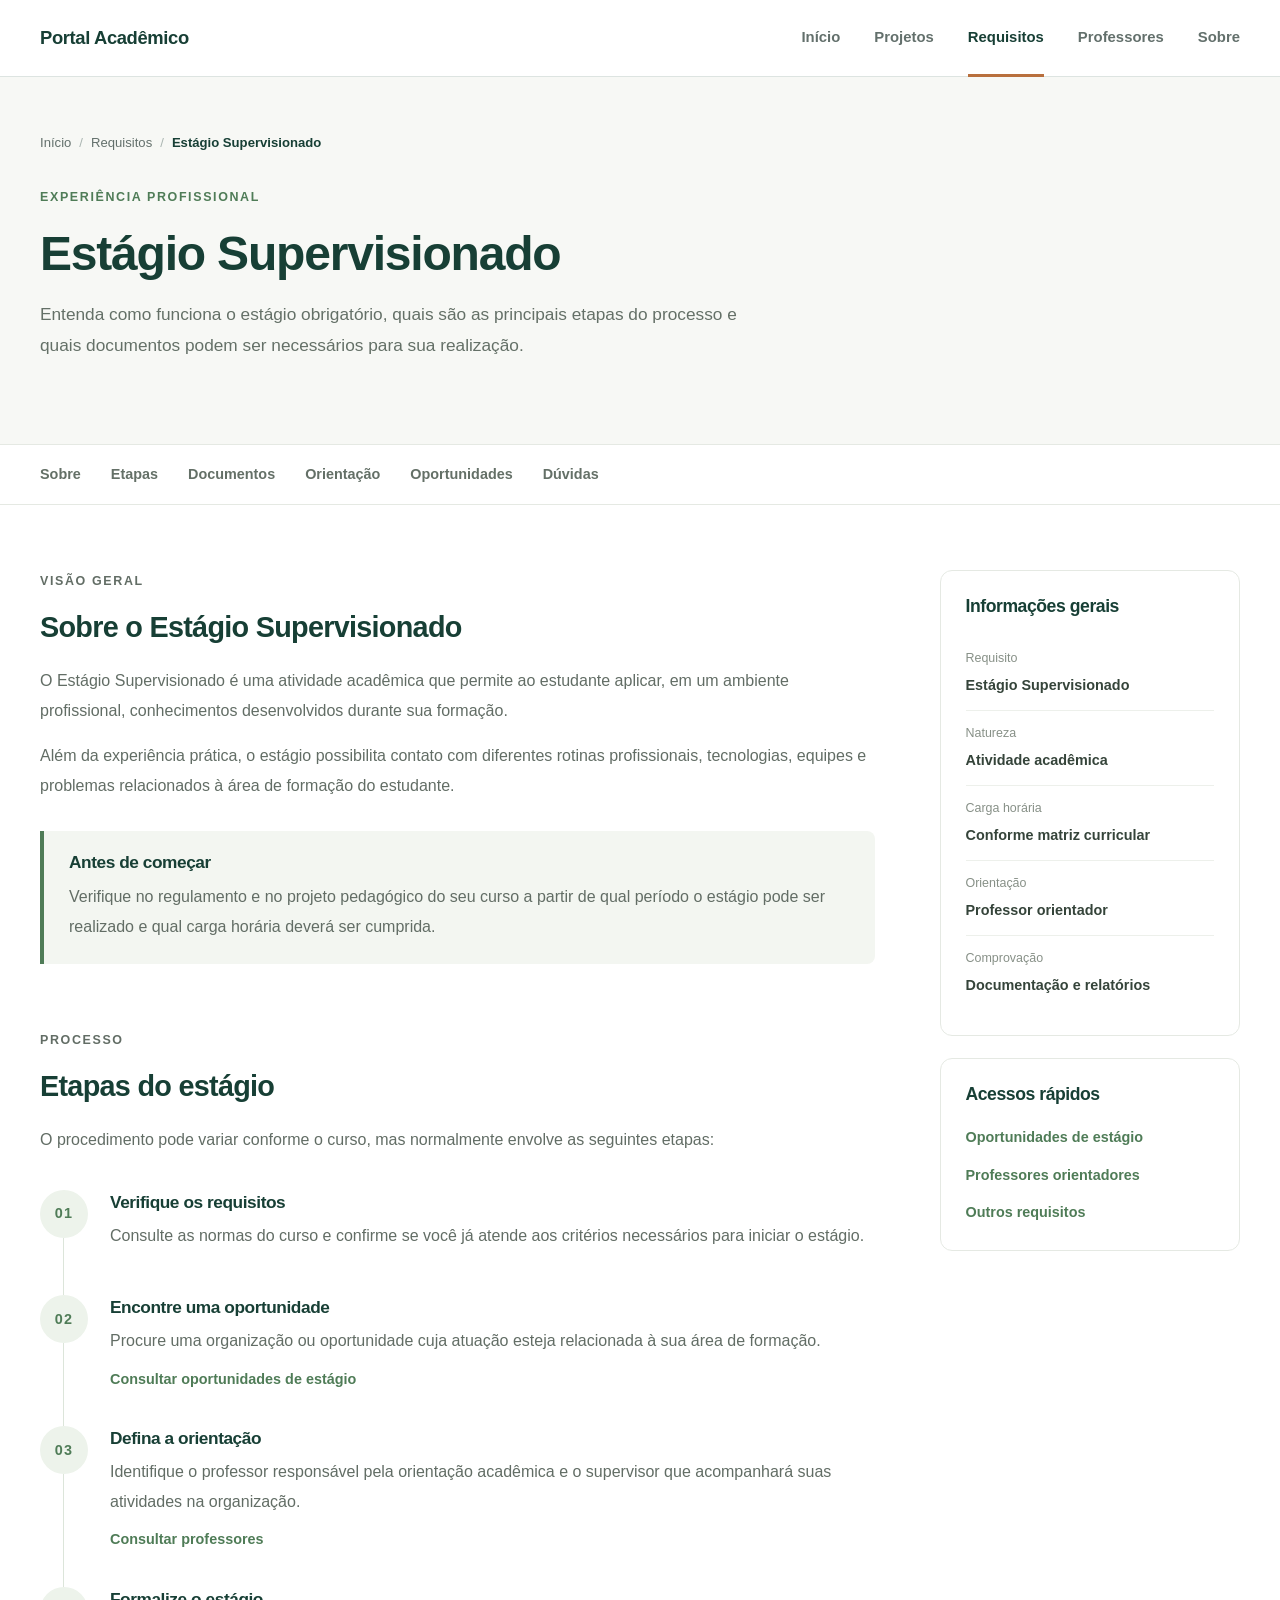
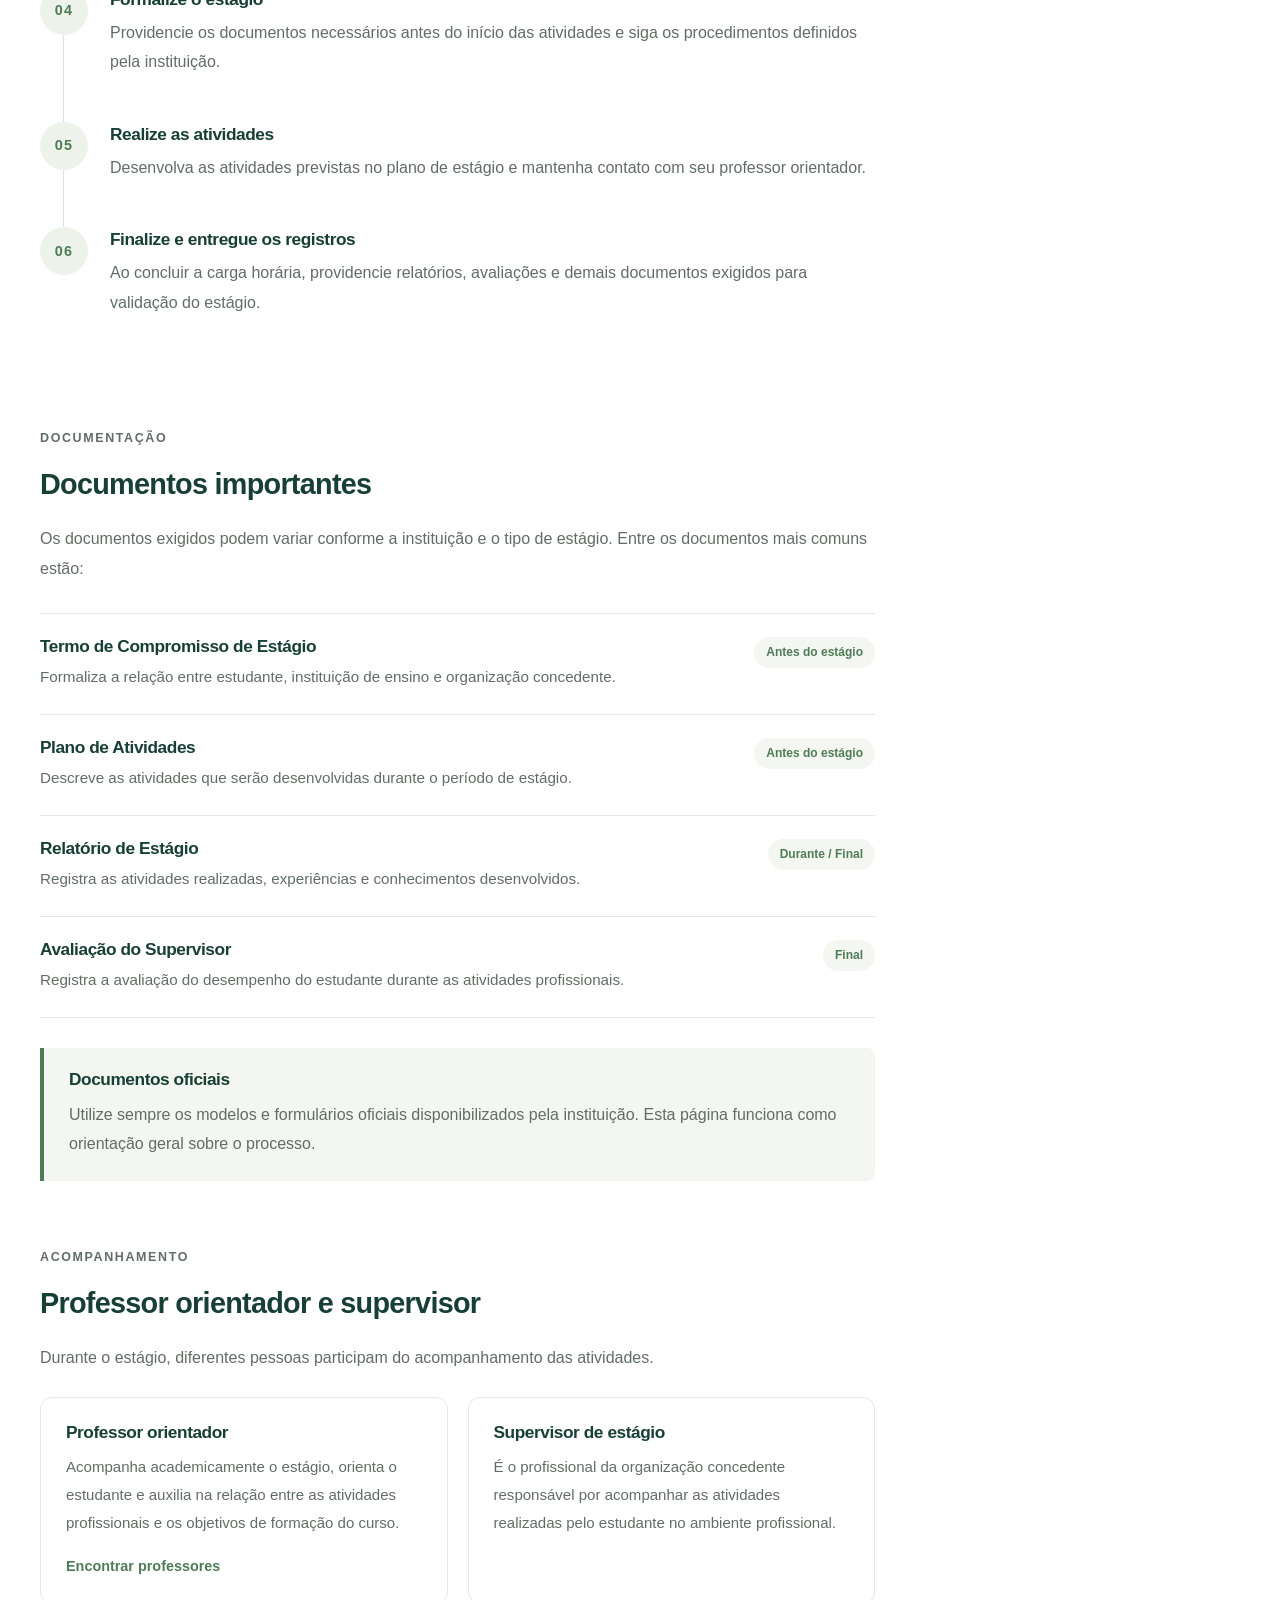
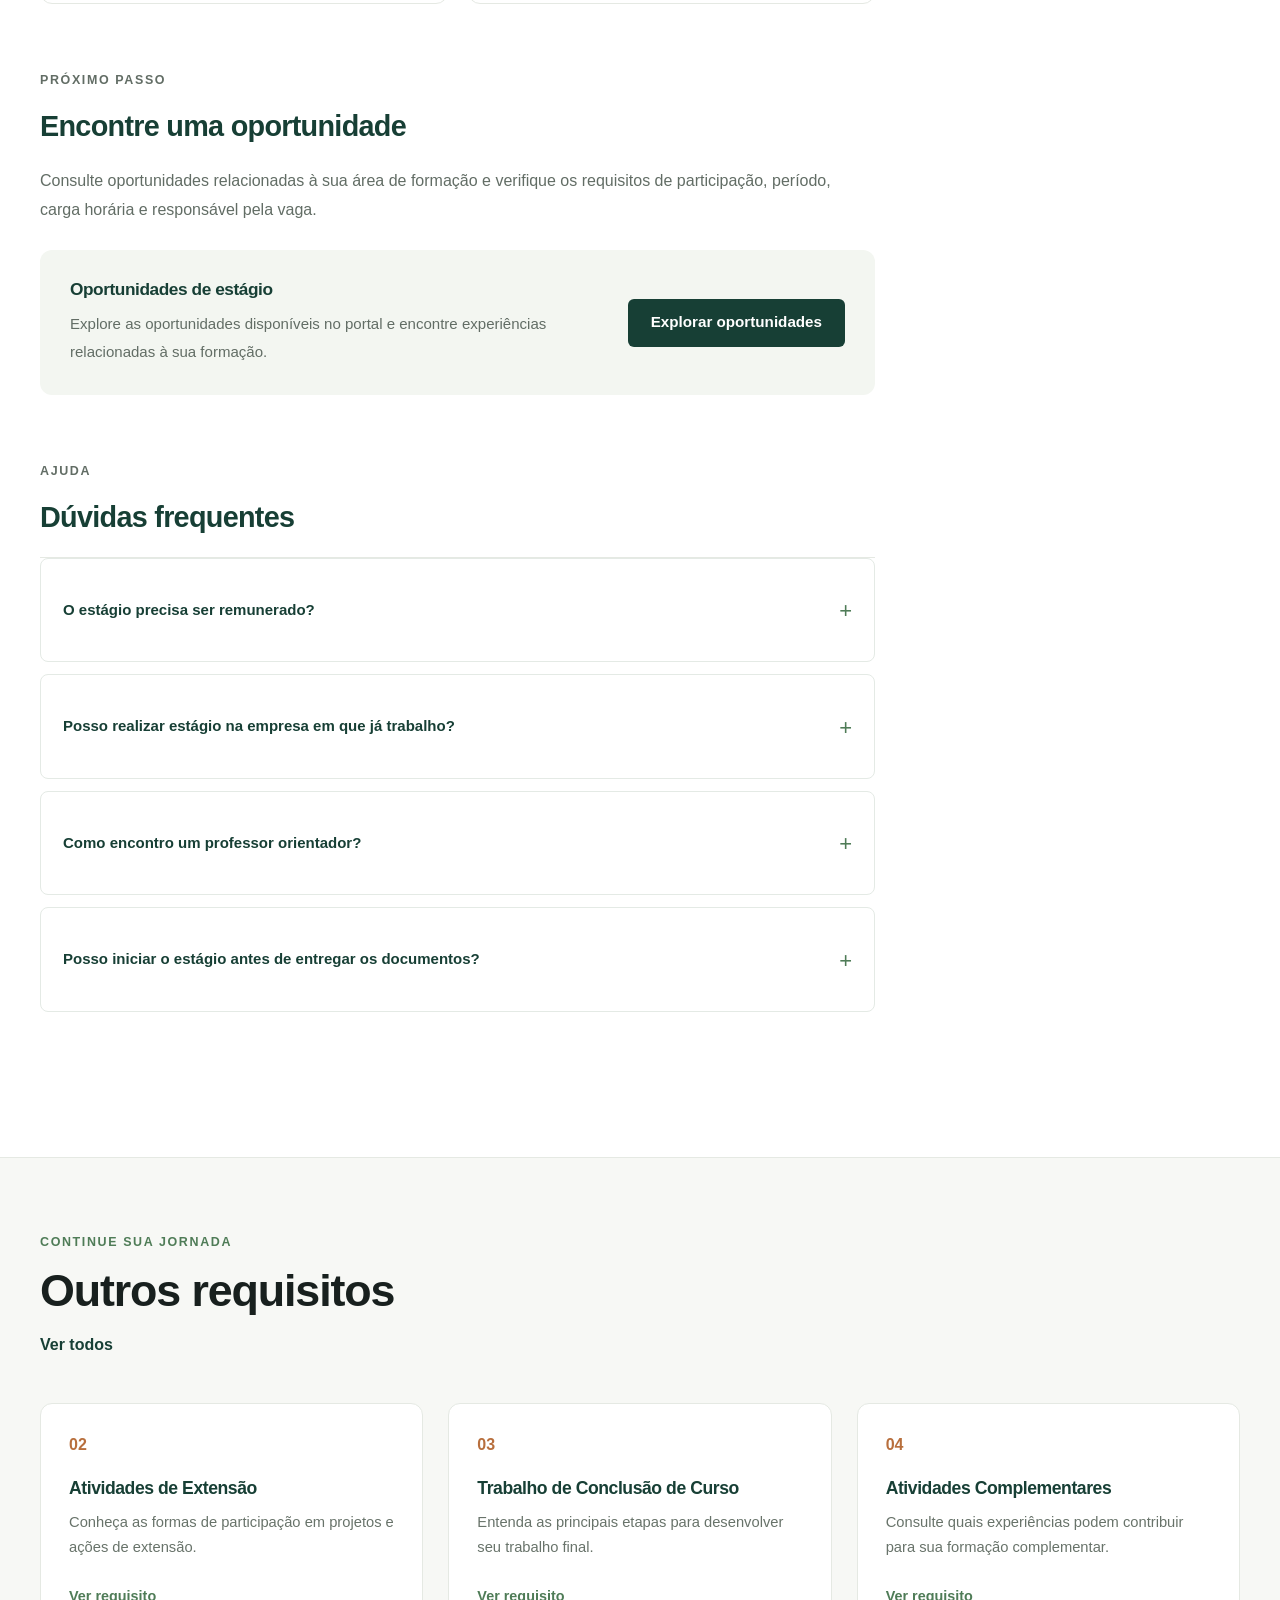
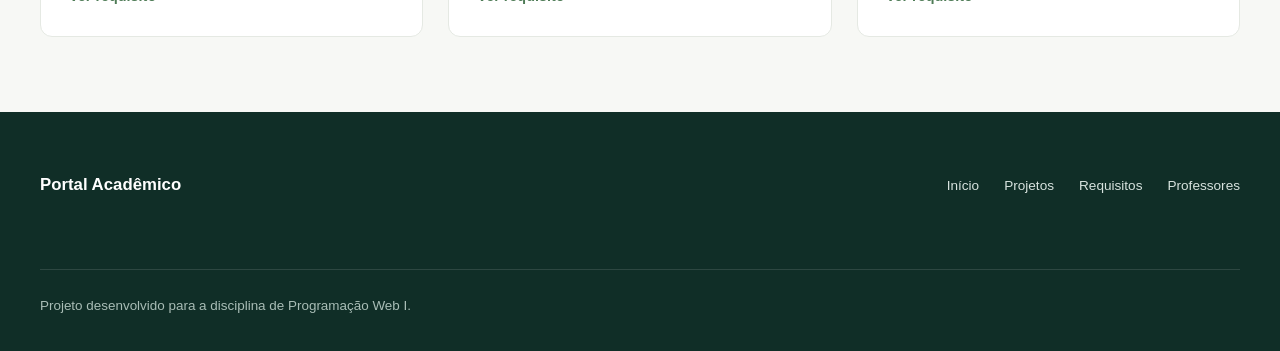
<file: pages/requisito.html>
<!DOCTYPE html>
<html lang="pt-BR">

<head>
    <meta charset="UTF-8">
    <meta name="viewport" content="width=device-width, initial-scale=1.0">

    <meta
        name="description"
        content="Consulte etapas, documentos e orientações sobre o Estágio Supervisionado."
    >

    <link rel="stylesheet" href="../css/style.css">

    <title>Estágio Supervisionado | Portal Acadêmico</title>
</head>

<body>

    <!-- ==================================================
         CABEÇALHO
    =================================================== -->
    <header class="site-header">

        <div class="container header-container">

            <a href="../index.html" class="logo">
                Portal Acadêmico
            </a>

            <nav class="main-nav" aria-label="Navegação principal">
                <ul>
                    <li><a href="../index.html">Início</a></li>
                    <li><a href="projetos.html">Projetos</a></li>
                    <li><a href="requisitos.html" aria-current="page">Requisitos</a></li>
                    <li><a href="professores.html">Professores</a></li>
                    <li><a href="../index.html#sobre">Sobre</a></li>
                </ul>
            </nav>

        </div>

    </header>


    <main>

        <!-- ==================================================
             CABEÇALHO DO REQUISITO
        =================================================== -->
        <header class="requirement-header">

            <div class="container">

                <nav aria-label="Caminho de navegação">
                    <ol class="breadcrumb">

                        <li>
                            <a href="../index.html">Início</a>
                        </li>

                        <li>
                            <a href="requisitos.html">Requisitos</a>
                        </li>

                        <li aria-current="page">
                            Estágio Supervisionado
                        </li>

                    </ol>
                </nav>


                <p class="eyebrow">
                    Experiência profissional
                </p>

                <h1 id="requirement-title">
                    Estágio Supervisionado
                </h1>

                <p class="requirement-summary" id="requirement-summary">
                    Entenda como funciona o estágio obrigatório, quais são
                    as principais etapas do processo e quais documentos
                    podem ser necessários para sua realização.
                </p>

            </div>

        </header>


        <!-- ==================================================
             NAVEGAÇÃO INTERNA
        =================================================== -->
        <nav
            class="requirement-navigation"
            aria-label="Conteúdo desta página"
        >

            <div class="container">

                <ul>
                    <li><a href="#sobre">Sobre</a></li>
                    <li><a href="#etapas">Etapas</a></li>
                    <li><a href="#documentos">Documentos</a></li>
                    <li><a href="#orientacao">Orientação</a></li>
                    <li><a href="#oportunidades">Oportunidades</a></li>
                    <li><a href="#duvidas">Dúvidas</a></li>
                </ul>

            </div>

        </nav>


        <!-- ==================================================
             CONTEÚDO PRINCIPAL
        =================================================== -->
        <div class="container requirement-detail-layout">

            <article class="requirement-detail-content" id="requirement-content">

                <!-- SOBRE -->
                <section id="sobre" aria-labelledby="about-requirement-title">

                    <p class="eyebrow">
                        Visão geral
                    </p>

                    <h2 id="about-requirement-title">
                        Sobre o Estágio Supervisionado
                    </h2>

                    <p>
                        O Estágio Supervisionado é uma atividade acadêmica
                        que permite ao estudante aplicar, em um ambiente
                        profissional, conhecimentos desenvolvidos durante
                        sua formação.
                    </p>

                    <p>
                        Além da experiência prática, o estágio possibilita
                        contato com diferentes rotinas profissionais,
                        tecnologias, equipes e problemas relacionados à
                        área de formação do estudante.
                    </p>

                    <aside class="requirement-note">

                        <h3>Antes de começar</h3>

                        <p>
                            Verifique no regulamento e no projeto pedagógico
                            do seu curso a partir de qual período o estágio
                            pode ser realizado e qual carga horária deverá
                            ser cumprida.
                        </p>

                    </aside>

                </section>


                <!-- ETAPAS -->
                <section id="etapas" aria-labelledby="steps-title">

                    <p class="eyebrow">
                        Processo
                    </p>

                    <h2 id="steps-title">
                        Etapas do estágio
                    </h2>

                    <p>
                        O procedimento pode variar conforme o curso, mas
                        normalmente envolve as seguintes etapas:
                    </p>


                    <ol class="process-steps">

                        <li>

                            <span class="step-number">01</span>

                            <div>
                                <h3>Verifique os requisitos</h3>

                                <p>
                                    Consulte as normas do curso e confirme
                                    se você já atende aos critérios necessários
                                    para iniciar o estágio.
                                </p>
                            </div>

                        </li>


                        <li>

                            <span class="step-number">02</span>

                            <div>
                                <h3>Encontre uma oportunidade</h3>

                                <p>
                                    Procure uma organização ou oportunidade
                                    cuja atuação esteja relacionada à sua
                                    área de formação.
                                </p>

                                <a href="projetos.html?tipo=estagio">
                                    Consultar oportunidades de estágio
                                </a>
                            </div>

                        </li>


                        <li>

                            <span class="step-number">03</span>

                            <div>
                                <h3>Defina a orientação</h3>

                                <p>
                                    Identifique o professor responsável pela
                                    orientação acadêmica e o supervisor que
                                    acompanhará suas atividades na organização.
                                </p>

                                <a href="professores.html">
                                    Consultar professores
                                </a>
                            </div>

                        </li>


                        <li>

                            <span class="step-number">04</span>

                            <div>
                                <h3>Formalize o estágio</h3>

                                <p>
                                    Providencie os documentos necessários
                                    antes do início das atividades e siga
                                    os procedimentos definidos pela instituição.
                                </p>
                            </div>

                        </li>


                        <li>

                            <span class="step-number">05</span>

                            <div>
                                <h3>Realize as atividades</h3>

                                <p>
                                    Desenvolva as atividades previstas no
                                    plano de estágio e mantenha contato com
                                    seu professor orientador.
                                </p>
                            </div>

                        </li>


                        <li>

                            <span class="step-number">06</span>

                            <div>
                                <h3>Finalize e entregue os registros</h3>

                                <p>
                                    Ao concluir a carga horária, providencie
                                    relatórios, avaliações e demais documentos
                                    exigidos para validação do estágio.
                                </p>
                            </div>

                        </li>

                    </ol>

                </section>


                <!-- DOCUMENTOS -->
                <section id="documentos" aria-labelledby="documents-title">

                    <p class="eyebrow">
                        Documentação
                    </p>

                    <h2 id="documents-title">
                        Documentos importantes
                    </h2>

                    <p>
                        Os documentos exigidos podem variar conforme a
                        instituição e o tipo de estágio. Entre os documentos
                        mais comuns estão:
                    </p>


                    <ul class="document-list">

                        <li>

                            <div>
                                <h3>Termo de Compromisso de Estágio</h3>

                                <p>
                                    Formaliza a relação entre estudante,
                                    instituição de ensino e organização
                                    concedente.
                                </p>
                            </div>

                            <span>Antes do estágio</span>

                        </li>


                        <li>

                            <div>
                                <h3>Plano de Atividades</h3>

                                <p>
                                    Descreve as atividades que serão
                                    desenvolvidas durante o período de estágio.
                                </p>
                            </div>

                            <span>Antes do estágio</span>

                        </li>


                        <li>

                            <div>
                                <h3>Relatório de Estágio</h3>

                                <p>
                                    Registra as atividades realizadas,
                                    experiências e conhecimentos desenvolvidos.
                                </p>
                            </div>

                            <span>Durante / Final</span>

                        </li>


                        <li>

                            <div>
                                <h3>Avaliação do Supervisor</h3>

                                <p>
                                    Registra a avaliação do desempenho do
                                    estudante durante as atividades profissionais.
                                </p>
                            </div>

                            <span>Final</span>

                        </li>

                    </ul>


                    <aside class="information-box">

                        <h3>Documentos oficiais</h3>

                        <p>
                            Utilize sempre os modelos e formulários oficiais
                            disponibilizados pela instituição. Esta página
                            funciona como orientação geral sobre o processo.
                        </p>

                    </aside>

                </section>


                <!-- ORIENTAÇÃO -->
                <section id="orientacao" aria-labelledby="guidance-title">

                    <p class="eyebrow">
                        Acompanhamento
                    </p>

                    <h2 id="guidance-title">
                        Professor orientador e supervisor
                    </h2>

                    <p>
                        Durante o estágio, diferentes pessoas participam
                        do acompanhamento das atividades.
                    </p>


                    <div class="role-grid">

                        <article>

                            <h3>Professor orientador</h3>

                            <p>
                                Acompanha academicamente o estágio, orienta
                                o estudante e auxilia na relação entre as
                                atividades profissionais e os objetivos
                                de formação do curso.
                            </p>

                            <a href="professores.html">
                                Encontrar professores
                            </a>

                        </article>


                        <article>

                            <h3>Supervisor de estágio</h3>

                            <p>
                                É o profissional da organização concedente
                                responsável por acompanhar as atividades
                                realizadas pelo estudante no ambiente
                                profissional.
                            </p>

                        </article>

                    </div>

                </section>


                <!-- OPORTUNIDADES -->
                <section id="oportunidades" aria-labelledby="opportunities-requirement-title">

                    <p class="eyebrow">
                        Próximo passo
                    </p>

                    <h2 id="opportunities-requirement-title">
                        Encontre uma oportunidade
                    </h2>

                    <p>
                        Consulte oportunidades relacionadas à sua área de
                        formação e verifique os requisitos de participação,
                        período, carga horária e responsável pela vaga.
                    </p>


                    <div class="requirement-action">

                        <div>
                            <h3>Oportunidades de estágio</h3>

                            <p>
                                Explore as oportunidades disponíveis no
                                portal e encontre experiências relacionadas
                                à sua formação.
                            </p>
                        </div>

                        <a
                            href="projetos.html?tipo=estagio"
                            class="button button-primary"
                        >
                            Explorar oportunidades
                        </a>

                    </div>

                </section>


                <!-- FAQ -->
                <section id="duvidas" class="requirement-faq" aria-labelledby="requirement-faq-title">

                    <p class="eyebrow">
                        Ajuda
                    </p>

                    <h2 id="requirement-faq-title">
                        Dúvidas frequentes
                    </h2>


                    <div class="faq-list">

                        <details>

                            <summary>
                                O estágio precisa ser remunerado?
                            </summary>

                            <p>
                                A possibilidade de remuneração depende da
                                modalidade do estágio e das condições
                                estabelecidas pela organização concedente
                                e pelas normas aplicáveis.
                            </p>

                        </details>


                        <details>

                            <summary>
                                Posso realizar estágio na empresa em que já trabalho?
                            </summary>

                            <p>
                                Essa possibilidade depende das normas do
                                curso e da compatibilidade entre suas
                                atividades profissionais e os objetivos
                                acadêmicos do estágio.
                            </p>

                        </details>


                        <details>

                            <summary>
                                Como encontro um professor orientador?
                            </summary>

                            <p>
                                Consulte os professores e suas áreas de
                                atuação para identificar aqueles relacionados
                                à área em que seu estágio será desenvolvido.
                            </p>

                            <a href="professores.html">
                                Consultar professores
                            </a>

                        </details>


                        <details>

                            <summary>
                                Posso iniciar o estágio antes de entregar os documentos?
                            </summary>

                            <p>
                                O estudante deve consultar as normas
                                institucionais antes de iniciar as atividades.
                                Em geral, a formalização deve ocorrer antes
                                do início do estágio.
                            </p>

                        </details>

                    </div>

                </section>

            </article>


            <!-- ==================================================
                 SIDEBAR
            =================================================== -->
            <aside class="requirement-sidebar" aria-label="Informações complementares do requisito">

                <section aria-labelledby="general-info-title">
                    <h2 id="general-info-title">
                        Informações gerais
                    </h2>

                    <dl>

                        <div>
                            <dt>Requisito</dt>
                            <dd>Estágio Supervisionado</dd>
                        </div>

                        <div>
                            <dt>Natureza</dt>
                            <dd>Atividade acadêmica</dd>
                        </div>

                        <div>
                            <dt>Carga horária</dt>
                            <dd>Conforme matriz curricular</dd>
                        </div>

                        <div>
                            <dt>Orientação</dt>
                            <dd>Professor orientador</dd>
                        </div>

                        <div>
                            <dt>Comprovação</dt>
                            <dd>Documentação e relatórios</dd>
                        </div>

                    </dl>

                </section>


                <section aria-labelledby="quick-access-title">
                    <h2 id="quick-access-title">
                        Acessos rápidos
                    </h2>

                    <nav aria-label="Acessos relacionados ao estágio">

                        <ul>
                            <li>
                                <a href="projetos.html?tipo=estagio">
                                    Oportunidades de estágio
                                </a>
                            </li>

                            <li>
                                <a href="professores.html">
                                    Professores orientadores
                                </a>
                            </li>

                            <li>
                                <a href="requisitos.html">
                                    Outros requisitos
                                </a>
                            </li>
                        </ul>

                    </nav>

                </section>

            </aside>

        </div>


        <!-- ==================================================
             OUTROS REQUISITOS
        =================================================== -->
        <section class="related-requirements" aria-labelledby="related-requirements-title">

            <div class="container">

                <header class="section-header">

                    <div>
                        <p class="eyebrow">
                            Continue sua jornada
                        </p>

                        <h2 id="related-requirements-title">
                            Outros requisitos
                        </h2>
                    </div>

                    <a href="requisitos.html">
                        Ver todos
                    </a>

                </header>


                <div class="related-requirement-grid">

                    <article data-requirement="extensao">

                        <span>02</span>

                        <h3>
                            Atividades de Extensão
                        </h3>

                        <p>
                            Conheça as formas de participação em projetos
                            e ações de extensão.
                        </p>

                        <a href="requisito.html?tipo=extensao">
                            Ver requisito
                        </a>

                    </article>


                    <article data-requirement="tcc">

                        <span>03</span>

                        <h3>
                            Trabalho de Conclusão de Curso
                        </h3>

                        <p>
                            Entenda as principais etapas para desenvolver
                            seu trabalho final.
                        </p>

                        <a href="requisito.html?tipo=tcc">
                            Ver requisito
                        </a>

                    </article>


                    <article data-requirement="atividades">

                        <span>04</span>

                        <h3>
                            Atividades Complementares
                        </h3>

                        <p>
                            Consulte quais experiências podem contribuir
                            para sua formação complementar.
                        </p>

                        <a href="requisito.html?tipo=atividades">
                            Ver requisito
                        </a>

                    </article>

                </div>

            </div>

        </section>

    </main>


    <!-- ==================================================
         RODAPÉ
    =================================================== -->
    <footer class="site-footer">

        <div class="container">

            <p>
                <strong>Portal Acadêmico</strong>
            </p>

            <nav aria-label="Navegação do rodapé">
                <ul>
                    <li><a href="../index.html">Início</a></li>
                    <li><a href="projetos.html">Projetos</a></li>
                    <li><a href="requisitos.html">Requisitos</a></li>
                    <li><a href="professores.html">Professores</a></li>
                </ul>
            </nav>

            <p>
                Projeto desenvolvido para a disciplina de Programação Web I.
            </p>

        </div>

    </footer>

</body>

</html>
</file>
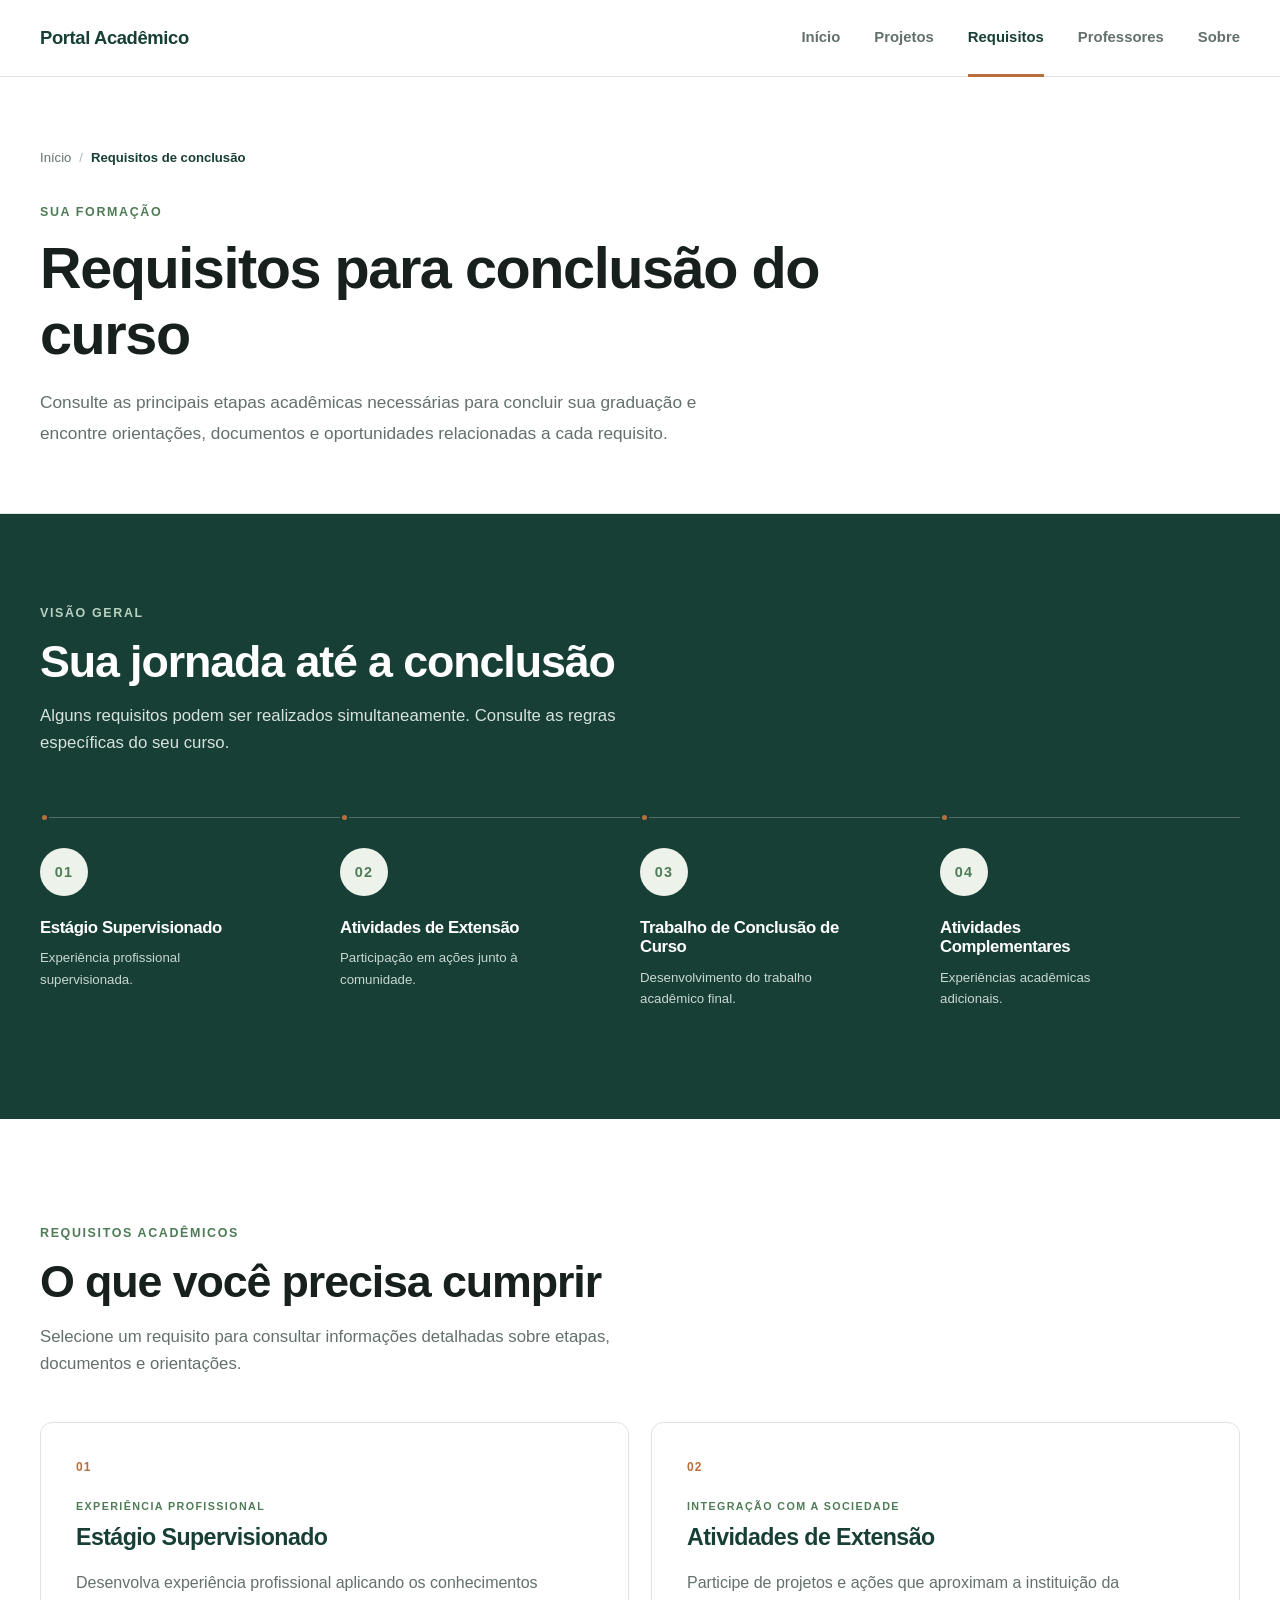
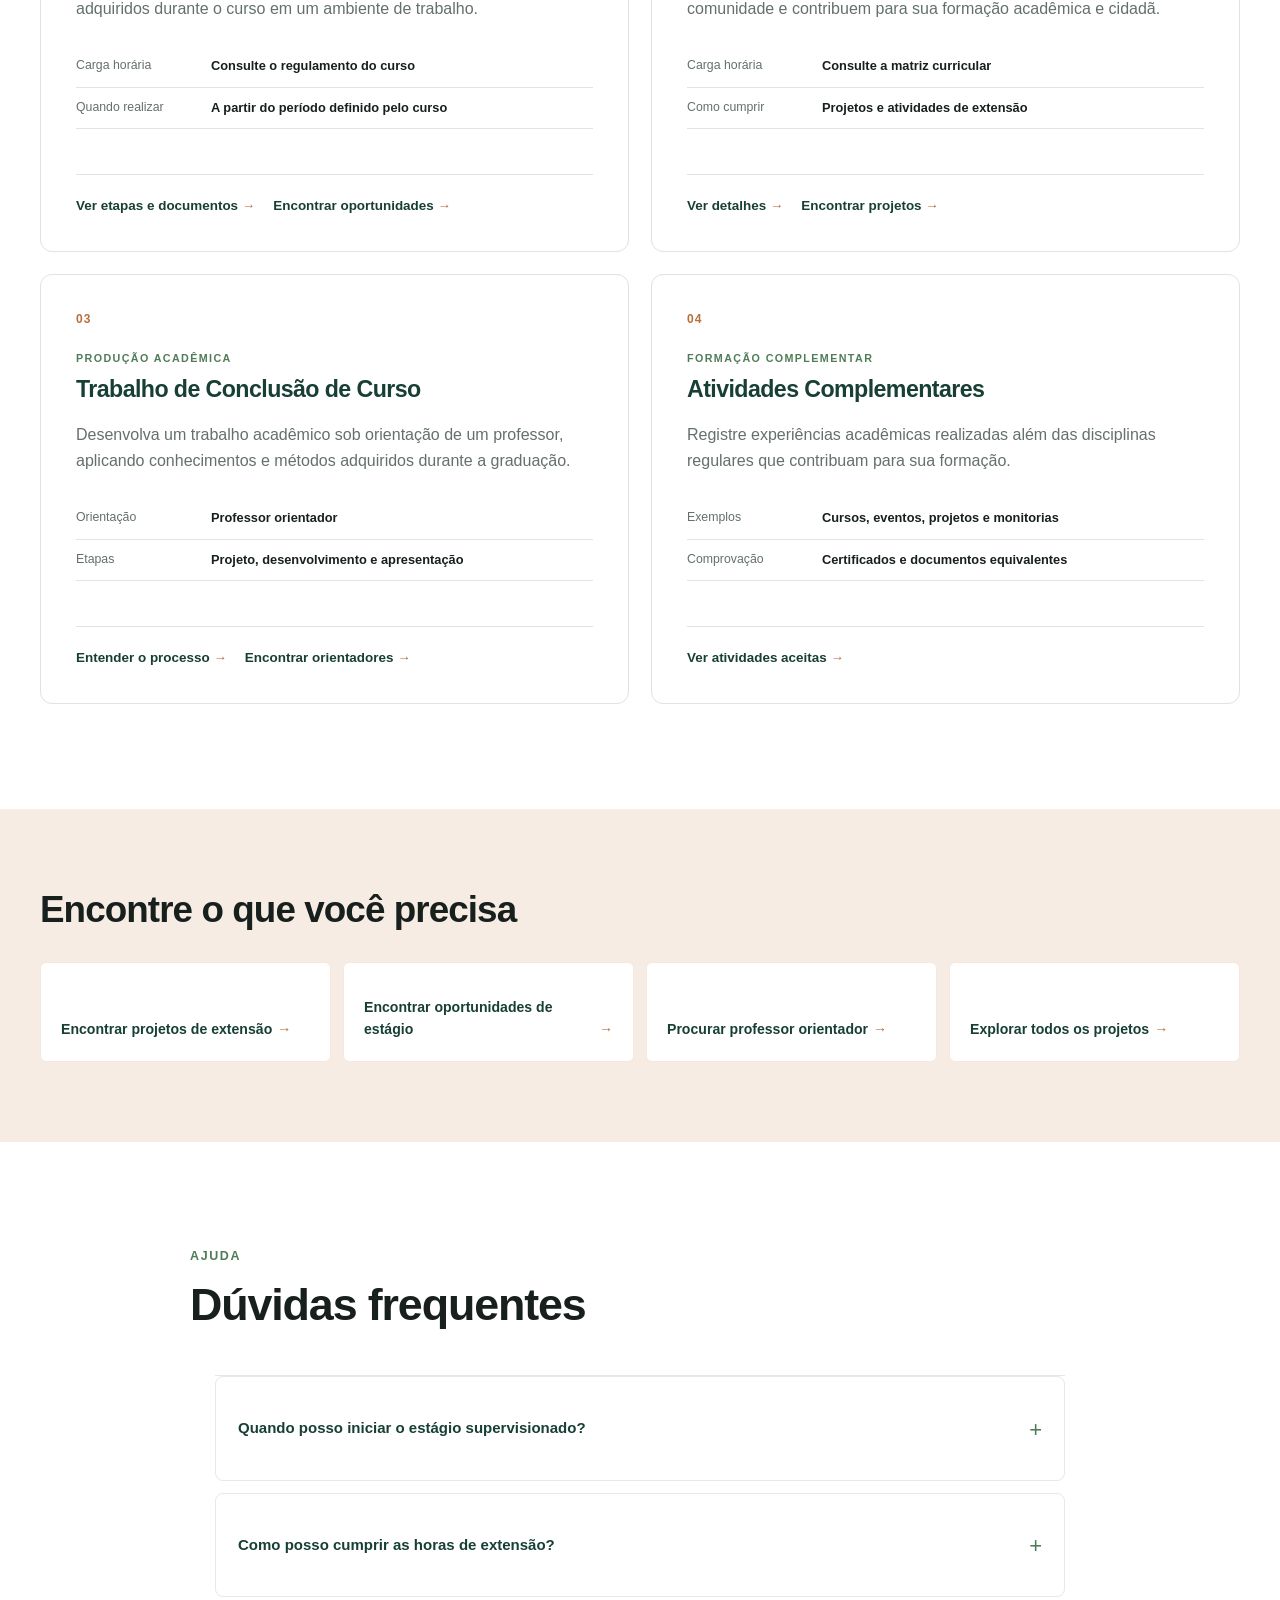
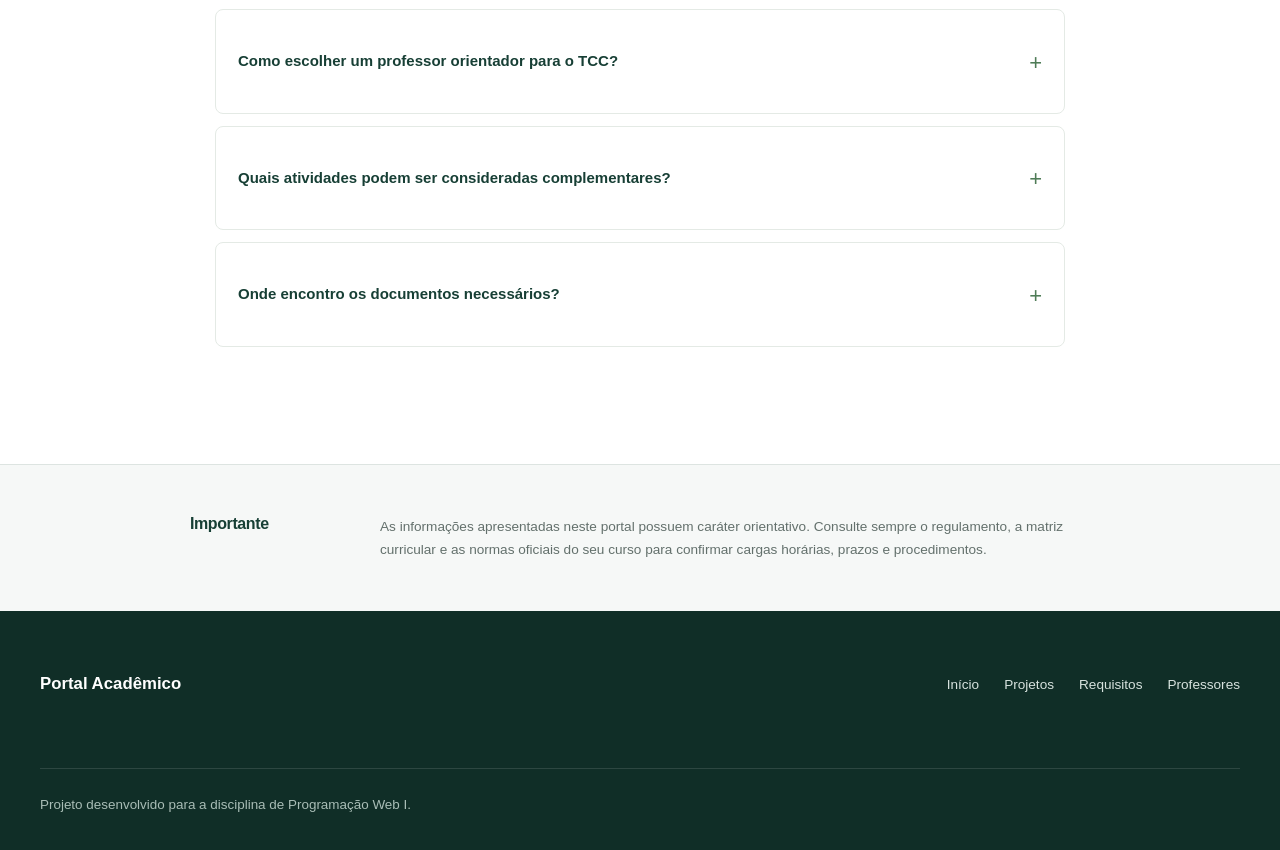
<file: pages/requisitos.html>
<!DOCTYPE html>
<html lang="pt-BR">

<head>
    <meta charset="UTF-8">
    <meta name="viewport" content="width=device-width, initial-scale=1.0">

    <meta
        name="description"
        content="Consulte os principais requisitos necessários para concluir sua graduação."
    >

    <link rel="stylesheet" href="../css/style.css">

    <title>Requisitos de Conclusão | Portal Acadêmico</title>
</head>

<body>

    <!-- CABEÇALHO -->
    <header class="site-header">

        <div class="container header-container">

            <a href="../index.html" class="logo">
                Portal Acadêmico
            </a>

            <nav class="main-nav" aria-label="Navegação principal">
                <ul>
                    <li><a href="../index.html">Início</a></li>
                    <li><a href="projetos.html">Projetos</a></li>
                    <li><a href="requisitos.html" aria-current="page">Requisitos</a></li>
                    <li><a href="professores.html">Professores</a></li>
                    <li><a href="../index.html#sobre">Sobre</a></li>
                </ul>
            </nav>

        </div>

    </header>


    <main>

        <!-- CABEÇALHO -->
        <section class="page-header">

            <div class="container">

                <nav aria-label="Caminho de navegação">
                    <ol class="breadcrumb">
                        <li>
                            <a href="../index.html">Início</a>
                        </li>

                        <li aria-current="page">
                            Requisitos de conclusão
                        </li>
                    </ol>
                </nav>

                <p class="eyebrow">
                    Sua formação
                </p>

                <h1>
                    Requisitos para conclusão do curso
                </h1>

                <p>
                    Consulte as principais etapas acadêmicas necessárias
                    para concluir sua graduação e encontre orientações,
                    documentos e oportunidades relacionadas a cada requisito.
                </p>

            </div>

        </section>


        <!-- JORNADA ACADÊMICA -->
        <section class="academic-journey" aria-labelledby="journey-title">

            <div class="container">

                <header class="section-header">

                    <p class="eyebrow">
                        Visão geral
                    </p>

                    <h2 id="journey-title">
                        Sua jornada até a conclusão
                    </h2>

                    <p>
                        Alguns requisitos podem ser realizados simultaneamente.
                        Consulte as regras específicas do seu curso.
                    </p>

                </header>


                <ol class="journey-steps">

                    <li>
                        <span class="step-number">01</span>

                        <div>
                            <h3>Estágio Supervisionado</h3>
                            <p>Experiência profissional supervisionada.</p>
                        </div>
                    </li>


                    <li>
                        <span class="step-number">02</span>

                        <div>
                            <h3>Atividades de Extensão</h3>
                            <p>Participação em ações junto à comunidade.</p>
                        </div>
                    </li>


                    <li>
                        <span class="step-number">03</span>

                        <div>
                            <h3>Trabalho de Conclusão de Curso</h3>
                            <p>Desenvolvimento do trabalho acadêmico final.</p>
                        </div>
                    </li>


                    <li>
                        <span class="step-number">04</span>

                        <div>
                            <h3>Atividades Complementares</h3>
                            <p>Experiências acadêmicas adicionais.</p>
                        </div>
                    </li>

                </ol>

            </div>

        </section>


        <!-- REQUISITOS -->
        <section class="requirements-section" aria-labelledby="requirements-title">

            <div class="container">

                <header class="section-header">

                    <p class="eyebrow">
                        Requisitos acadêmicos
                    </p>

                    <h2 id="requirements-title">
                        O que você precisa cumprir
                    </h2>

                    <p>
                        Selecione um requisito para consultar informações
                        detalhadas sobre etapas, documentos e orientações.
                    </p>

                </header>


                <div class="requirement-grid">

                    <!-- ESTÁGIO -->
                    <article class="requirement-card">

                        <header>

                            <span class="requirement-number">
                                01
                            </span>

                            <p class="eyebrow">
                                Experiência profissional
                            </p>

                            <h3>
                                Estágio Supervisionado
                            </h3>

                        </header>

                        <p>
                            Desenvolva experiência profissional aplicando
                            os conhecimentos adquiridos durante o curso
                            em um ambiente de trabalho.
                        </p>

                        <dl>

                            <div>
                                <dt>Carga horária</dt>
                                <dd>Consulte o regulamento do curso</dd>
                            </div>

                            <div>
                                <dt>Quando realizar</dt>
                                <dd>A partir do período definido pelo curso</dd>
                            </div>

                        </dl>

                        <footer>
                            <a href="requisito.html?tipo=estagio">
                                Ver etapas e documentos
                            </a>

                            <a href="projetos.html?tipo=estagio">
                                Encontrar oportunidades
                            </a>
                        </footer>

                    </article>


                    <!-- EXTENSÃO -->
                    <article class="requirement-card">

                        <header>

                            <span class="requirement-number">
                                02
                            </span>

                            <p class="eyebrow">
                                Integração com a sociedade
                            </p>

                            <h3>
                                Atividades de Extensão
                            </h3>

                        </header>

                        <p>
                            Participe de projetos e ações que aproximam
                            a instituição da comunidade e contribuem para
                            sua formação acadêmica e cidadã.
                        </p>

                        <dl>

                            <div>
                                <dt>Carga horária</dt>
                                <dd>Consulte a matriz curricular</dd>
                            </div>

                            <div>
                                <dt>Como cumprir</dt>
                                <dd>Projetos e atividades de extensão</dd>
                            </div>

                        </dl>

                        <footer>
                            <a href="requisito.html?tipo=extensao">
                                Ver detalhes
                            </a>

                            <a href="projetos.html?tipo=extensao">
                                Encontrar projetos
                            </a>
                        </footer>

                    </article>


                    <!-- TCC -->
                    <article class="requirement-card">

                        <header>

                            <span class="requirement-number">
                                03
                            </span>

                            <p class="eyebrow">
                                Produção acadêmica
                            </p>

                            <h3>
                                Trabalho de Conclusão de Curso
                            </h3>

                        </header>

                        <p>
                            Desenvolva um trabalho acadêmico sob orientação
                            de um professor, aplicando conhecimentos e
                            métodos adquiridos durante a graduação.
                        </p>

                        <dl>

                            <div>
                                <dt>Orientação</dt>
                                <dd>Professor orientador</dd>
                            </div>

                            <div>
                                <dt>Etapas</dt>
                                <dd>Projeto, desenvolvimento e apresentação</dd>
                            </div>

                        </dl>

                        <footer>
                            <a href="requisito.html?tipo=tcc">
                                Entender o processo
                            </a>

                            <a href="professores.html">
                                Encontrar orientadores
                            </a>
                        </footer>

                    </article>


                    <!-- ATIVIDADES COMPLEMENTARES -->
                    <article class="requirement-card">

                        <header>

                            <span class="requirement-number">
                                04
                            </span>

                            <p class="eyebrow">
                                Formação complementar
                            </p>

                            <h3>
                                Atividades Complementares
                            </h3>

                        </header>

                        <p>
                            Registre experiências acadêmicas realizadas
                            além das disciplinas regulares que contribuam
                            para sua formação.
                        </p>

                        <dl>

                            <div>
                                <dt>Exemplos</dt>
                                <dd>Cursos, eventos, projetos e monitorias</dd>
                            </div>

                            <div>
                                <dt>Comprovação</dt>
                                <dd>Certificados e documentos equivalentes</dd>
                            </div>

                        </dl>

                        <footer>
                            <a href="requisito.html?tipo=atividades">
                                Ver atividades aceitas
                            </a>
                        </footer>

                    </article>

                </div>

            </div>

        </section>


        <!-- CAMINHOS RÁPIDOS -->
        <section class="quick-links" aria-labelledby="quick-links-title">

            <div class="container">

                <header class="section-header">

                    <h2 id="quick-links-title">
                        Encontre o que você precisa
                    </h2>

                </header>


                <nav aria-label="Atalhos relacionados aos requisitos">

                    <ul>

                        <li>
                            <a href="projetos.html?tipo=extensao">
                                Encontrar projetos de extensão
                            </a>
                        </li>

                        <li>
                            <a href="projetos.html?tipo=estagio">
                                Encontrar oportunidades de estágio
                            </a>
                        </li>

                        <li>
                            <a href="professores.html">
                                Procurar professor orientador
                            </a>
                        </li>

                        <li>
                            <a href="projetos.html">
                                Explorar todos os projetos
                            </a>
                        </li>

                    </ul>

                </nav>

            </div>

        </section>


        <!-- FAQ -->
        <section class="faq" aria-labelledby="faq-title">

            <div class="container">

                <header class="section-header">

                    <p class="eyebrow">
                        Ajuda
                    </p>

                    <h2 id="faq-title">
                        Dúvidas frequentes
                    </h2>

                </header>


                <div class="faq-list">

                    <details>

                        <summary>
                            Quando posso iniciar o estágio supervisionado?
                        </summary>

                        <p>
                            O período mínimo para realização do estágio
                            depende das regras estabelecidas no projeto
                            pedagógico e no regulamento do seu curso.
                        </p>

                    </details>


                    <details>

                        <summary>
                            Como posso cumprir as horas de extensão?
                        </summary>

                        <p>
                            As horas podem ser obtidas por meio da participação
                            em projetos e atividades de extensão reconhecidos
                            pela instituição.
                        </p>

                        <a href="projetos.html?tipo=extensao">
                            Ver projetos de extensão
                        </a>

                    </details>


                    <details>

                        <summary>
                            Como escolher um professor orientador para o TCC?
                        </summary>

                        <p>
                            Procure professores que atuem em áreas relacionadas
                            ao tema que você pretende desenvolver e consulte
                            sua disponibilidade para orientação.
                        </p>

                        <a href="professores.html">
                            Consultar professores
                        </a>

                    </details>


                    <details>

                        <summary>
                            Quais atividades podem ser consideradas complementares?
                        </summary>

                        <p>
                            Cursos, eventos acadêmicos, monitorias, projetos
                            e outras atividades podem ser aceitos conforme
                            as regras estabelecidas pelo curso.
                        </p>

                        <a href="requisito.html?tipo=atividades">
                            Consultar atividades aceitas
                        </a>

                    </details>


                    <details>

                        <summary>
                            Onde encontro os documentos necessários?
                        </summary>

                        <p>
                            Na página detalhada de cada requisito serão
                            apresentados os documentos, etapas e orientações
                            relacionados ao processo.
                        </p>

                    </details>

                </div>

            </div>

        </section>


        <!-- AVISO -->
        <section class="information-notice" aria-labelledby="information-notice-title">

            <div class="container">

                <h2 id="information-notice-title">
                    Importante
                </h2>

                <p>
                    As informações apresentadas neste portal possuem caráter
                    orientativo. Consulte sempre o regulamento, a matriz
                    curricular e as normas oficiais do seu curso para
                    confirmar cargas horárias, prazos e procedimentos.
                </p>

            </div>

        </section>

    </main>


    <!-- RODAPÉ -->
    <footer class="site-footer">

        <div class="container">

            <p>
                <strong>Portal Acadêmico</strong>
            </p>

            <nav aria-label="Navegação do rodapé">
                <ul>
                    <li><a href="../index.html">Início</a></li>
                    <li><a href="projetos.html">Projetos</a></li>
                    <li><a href="requisitos.html">Requisitos</a></li>
                    <li><a href="professores.html">Professores</a></li>
                </ul>
            </nav>

            <p>
                Projeto desenvolvido para a disciplina de Programação Web I.
            </p>

        </div>

    </footer>

</body>

</html>
</file>
<file: css/style.css>
/* =========================================================
   PORTAL ACADÊMICO
   Página inicial

   Referências:
   - MIT UROP: hierarquia, espaços e caráter institucional
   - ETH Zurich: minimalismo, grids e conteúdo
   - Cerrado: verdes naturais e pequenos acentos terrosos
========================================================= */


/* =========================================================
   1. VARIÁVEIS
========================================================= */

:root {

    /* Identidade */
    --color-primary: #173F35;
    --color-primary-hover: #0F3028;

    --color-accent: #4F7C57;
    --color-accent-light: #E8F0E9;

    --color-cerrado: #B86F3D;
    --color-cerrado-light: #F6ECE4;

    /* Neutros */
    --color-white: #FFFFFF;
    --color-background: #FFFFFF;
    --color-surface: #F6F8F7;

    --color-text: #18201E;
    --color-text-muted: #63706C;

    --color-border: #DDE4E1;

    /* Estados */
    --color-success: #35724A;
    --color-success-light: #E6F2E9;

    /* Tipografia */
    --font-primary:
        Inter,
        "Segoe UI",
        Roboto,
        Helvetica,
        Arial,
        sans-serif;

    /* Dimensões */
    --container-width: 1200px;

    --radius-small: 6px;
    --radius-medium: 12px;
    --radius-large: 18px;

    /* Sombras */
    --shadow-small:
        0 2px 8px rgba(23, 63, 53, 0.06);

    --shadow-medium:
        0 12px 32px rgba(23, 63, 53, 0.10);

    /* Transições */
    --transition: 180ms ease;
}


/* =========================================================
   2. RESET
========================================================= */

*,
*::before,
*::after {
    box-sizing: border-box;
}

html {
    scroll-behavior: smooth;
}

body {
    margin: 0;

    font-family: var(--font-primary);
    font-size: 1rem;
    line-height: 1.6;

    color: var(--color-text);
    background-color: var(--color-background);

    -webkit-font-smoothing: antialiased;
}

img {
    display: block;
    max-width: 100%;
}

a {
    color: inherit;
    text-decoration: none;
}

button,
input,
select,
textarea {
    font: inherit;
}

ul,
ol {
    margin-top: 0;
}


/* =========================================================
   3. ELEMENTOS GERAIS
========================================================= */

.container {
    width: min(calc(100% - 40px), var(--container-width));
    margin-inline: auto;
}


/* ---------- Títulos ---------- */

h1,
h2,
h3 {
    margin-top: 0;

    color: var(--color-text);

    line-height: 1.15;
    letter-spacing: -0.025em;
}

h1 {
    font-size: clamp(2.6rem, 5vw, 4.7rem);
    font-weight: 750;
}

h2 {
    font-size: clamp(2rem, 3.5vw, 3rem);
    font-weight: 700;
}

h3 {
    font-size: 1.25rem;
    font-weight: 700;
}

p {
    margin-top: 0;
}


/* ---------- Eyebrow ---------- */

.eyebrow {
    margin-bottom: 12px;

    color: var(--color-accent);

    font-size: 0.78rem;
    font-weight: 700;

    text-transform: uppercase;
    letter-spacing: 0.13em;
}


/* ---------- Botões ---------- */

.button {
    display: inline-flex;

    align-items: center;
    justify-content: center;

    min-height: 48px;

    padding: 0 22px;

    border: 1px solid transparent;
    border-radius: var(--radius-small);

    font-size: 0.95rem;
    font-weight: 650;

    cursor: pointer;

    transition:
        background-color var(--transition),
        color var(--transition),
        border-color var(--transition),
        transform var(--transition);
}

.button-primary {
    color: var(--color-white);
    background-color: var(--color-primary);
}

.button-primary:hover {
    background-color: var(--color-primary-hover);

    transform: translateY(-1px);
}

.button-secondary {
    color: var(--color-primary);

    background-color: transparent;

    border-color: var(--color-primary);
}

.button-secondary:hover {
    color: var(--color-white);
    background-color: var(--color-primary);
}


/* ---------- Acessibilidade ---------- */

a:focus-visible,
button:focus-visible {
    outline: 3px solid rgba(79, 124, 87, 0.35);
    outline-offset: 4px;
}


/* =========================================================
   4. HEADER
========================================================= */

.site-header {
    position: sticky;
    top: 0;
    z-index: 100;

    background-color: rgba(255, 255, 255, 0.96);

    border-bottom: 1px solid var(--color-border);

    backdrop-filter: blur(12px);
}

.header-container {
    display: flex;

    min-height: 76px;

    align-items: center;
    justify-content: space-between;

    gap: 40px;
}


/* ---------- Logo ---------- */

.logo {
    color: var(--color-primary);

    font-size: 1.15rem;
    font-weight: 750;

    letter-spacing: -0.02em;
}


/* ---------- Navegação ---------- */

.main-nav ul {
    display: flex;

    align-items: center;

    gap: 34px;

    margin: 0;
    padding: 0;

    list-style: none;
}

.main-nav a {
    position: relative;

    display: flex;
    align-items: center;

    min-height: 76px;

    color: var(--color-text-muted);

    font-size: 0.93rem;
    font-weight: 550;

    transition: color var(--transition);
}

.main-nav a:hover {
    color: var(--color-primary);
}

.main-nav a[aria-current="page"] {
    color: var(--color-primary);
    font-weight: 650;
}

.main-nav a[aria-current="page"]::after {
    content: "";

    position: absolute;

    right: 0;
    bottom: -1px;
    left: 0;

    height: 3px;

    background-color: var(--color-cerrado);
}


/* =========================================================
   5. HERO
========================================================= */

.hero {
    position: relative;

    overflow: hidden;

    padding: 105px 0 110px;

    background-color: var(--color-white);
}


/*
    Elemento decorativo discreto.
    Faz referência às formas e tons naturais do Cerrado
    sem utilizar imagem ou ilustração pesada.
*/

.hero::after {
    content: "";

    position: absolute;

    top: -180px;
    right: -200px;

    width: 520px;
    height: 520px;

    border: 90px solid var(--color-accent-light);
    border-radius: 50%;

    opacity: 0.65;

    pointer-events: none;
}

.hero-container {
    position: relative;
    z-index: 1;

    display: grid;

    grid-template-columns:
        minmax(0, 1.4fr)
        minmax(280px, 0.6fr);

    align-items: center;

    gap: 100px;
}

.hero-content {
    max-width: 760px;
}

.hero h1 {
    max-width: 720px;

    margin-bottom: 26px;
}

.hero-content > p:not(.eyebrow) {
    max-width: 650px;

    margin-bottom: 36px;

    color: var(--color-text-muted);

    font-size: 1.17rem;
    line-height: 1.75;
}

.hero-actions {
    display: flex;
    flex-wrap: wrap;

    gap: 12px;
}


/* ---------- Destaque lateral ---------- */

.hero-highlight {
    position: relative;

    padding: 36px;

    background-color: var(--color-surface);

    border: 1px solid var(--color-border);
    border-radius: var(--radius-large);
}

.hero-highlight::before {
    content: "";

    position: absolute;

    top: 0;
    left: 36px;

    width: 52px;
    height: 4px;

    background-color: var(--color-cerrado);
}

.hero-highlight > p {
    margin-bottom: 22px;

    color: var(--color-text-muted);

    font-size: 0.9rem;
    font-weight: 600;
}

.hero-highlight ul {
    display: grid;

    gap: 0;

    margin: 0;
    padding: 0;

    list-style: none;
}

.hero-highlight li {
    padding: 14px 0;

    border-bottom: 1px solid var(--color-border);

    color: var(--color-primary);

    font-size: 1.08rem;
    font-weight: 650;
}

.hero-highlight li:last-child {
    border-bottom: 0;
}


/* =========================================================
   6. CABEÇALHOS DE SEÇÃO
========================================================= */

.section-header {
    margin-bottom: 45px;
}

.section-header h2 {
    margin-bottom: 16px;
}

.section-header > p:not(.eyebrow) {
    max-width: 650px;

    margin-bottom: 0;

    color: var(--color-text-muted);

    font-size: 1.05rem;
}

.section-header > a {
    color: var(--color-primary);

    font-weight: 650;
}

.section-header > a:hover {
    text-decoration: underline;
}


/* =========================================================
   7. PROJETOS E OPORTUNIDADES
========================================================= */

.opportunities {
    padding: 100px 0;

    background-color: var(--color-surface);
}

.card-grid {
    display: grid;

    grid-template-columns: repeat(4, 1fr);

    gap: 18px;
}


/* ---------- Cards de categoria ---------- */

.category-card {
    position: relative;

    display: flex;
    flex-direction: column;

    min-height: 275px;

    padding: 30px;

    overflow: hidden;

    background-color: var(--color-white);

    border: 1px solid var(--color-border);
    border-radius: var(--radius-medium);

    transition:
        transform var(--transition),
        border-color var(--transition),
        box-shadow var(--transition);
}

.category-card::before {
    content: "";

    width: 32px;
    height: 3px;

    margin-bottom: 27px;

    background-color: var(--color-cerrado);
}

.category-card:hover {
    transform: translateY(-4px);

    border-color: #C8D5D0;

    box-shadow: var(--shadow-medium);
}

.category-card h3 {
    margin-bottom: 14px;

    color: var(--color-primary);

    font-size: 1.25rem;
}

.category-card p {
    margin-bottom: 28px;

    color: var(--color-text-muted);

    font-size: 0.94rem;
}

.category-card a {
    margin-top: auto;

    color: var(--color-primary);

    font-size: 0.92rem;
    font-weight: 700;
}

.category-card a::after {
    content: " →";

    color: var(--color-cerrado);

    transition: margin-left var(--transition);
}

.category-card a:hover::after {
    margin-left: 5px;
}


/* =========================================================
   8. PROJETOS EM DESTAQUE
========================================================= */

.featured-projects {
    padding: 110px 0;

    background-color: var(--color-white);
}

.featured-projects .section-header {
    display: flex;

    align-items: end;
    justify-content: space-between;

    gap: 30px;
}

.featured-projects .section-header h2 {
    margin-bottom: 0;
}


/* ---------- Grid ---------- */

.project-grid {
    display: grid;

    grid-template-columns: repeat(3, 1fr);

    gap: 22px;
}


/* ---------- Card ---------- */

.project-card {
    display: flex;
    flex-direction: column;

    min-height: 390px;

    padding: 30px;

    background-color: var(--color-white);

    border: 1px solid var(--color-border);
    border-radius: var(--radius-medium);

    transition:
        transform var(--transition),
        box-shadow var(--transition),
        border-color var(--transition);
}

.project-card:hover {
    transform: translateY(-4px);

    border-color: #C6D3CE;

    box-shadow: var(--shadow-medium);
}

.project-card header {
    margin-bottom: 20px;
}

.project-card header > .badge,
.project-card header > .status {
    margin-right: 6px;
}

.project-card h3 {
    margin-top: 22px;
    margin-bottom: 0;

    color: var(--color-primary);

    font-size: 1.3rem;
    line-height: 1.3;
}

.project-card > p {
    margin-bottom: 24px;

    color: var(--color-text-muted);

    font-size: 0.94rem;
}


/* ---------- Badges ---------- */

.badge,
.status {
    display: inline-flex;

    align-items: center;

    min-height: 27px;

    padding: 4px 9px;

    border-radius: 4px;

    font-size: 0.68rem;
    font-weight: 750;

    text-transform: uppercase;
    letter-spacing: 0.055em;
}

.badge {
    color: var(--color-primary);

    background-color: var(--color-accent-light);
}

.status {
    color: var(--color-success);

    background-color: var(--color-success-light);
}


/* ---------- Metadados ---------- */

.project-meta {
    display: grid;

    gap: 7px;

    margin-bottom: 25px;
    padding: 0;

    color: var(--color-text-muted);

    font-size: 0.84rem;

    list-style: none;
}

.project-meta li {
    position: relative;

    padding-left: 15px;
}

.project-meta li::before {
    content: "";

    position: absolute;

    top: 0.72em;
    left: 0;

    width: 4px;
    height: 4px;

    background-color: var(--color-cerrado);

    border-radius: 50%;
}


/* ---------- Rodapé do card ---------- */

.project-card footer {
    margin-top: auto;

    padding-top: 20px;

    border-top: 1px solid var(--color-border);
}

.project-card footer a {
    color: var(--color-primary);

    font-size: 0.92rem;
    font-weight: 700;
}

.project-card footer a::after {
    content: " →";

    color: var(--color-cerrado);
}


/* =========================================================
   9. REQUISITOS DE CONCLUSÃO
========================================================= */

.graduation-section {
    padding: 105px 0;

    color: var(--color-white);

    background-color: var(--color-primary);
}

.graduation-container {
    display: grid;

    grid-template-columns: 1fr 1fr;

    align-items: center;

    gap: 100px;
}

.graduation-section .eyebrow {
    color: #B8D0C1;
}

.graduation-section h2 {
    max-width: 600px;

    margin-bottom: 22px;

    color: var(--color-white);
}

.graduation-section p:not(.eyebrow) {
    max-width: 570px;

    margin-bottom: 32px;

    color: #D7E2DE;
}

.graduation-section .button-primary {
    color: var(--color-primary);

    background-color: var(--color-white);
}

.graduation-section .button-primary:hover {
    background-color: #EDF2F0;
}


/* ---------- Etapas ---------- */

.graduation-list {
    margin: 0;
    padding: 0;

    list-style: none;

    counter-reset: graduation;
}

.graduation-list li {
    counter-increment: graduation;

    display: grid;

    grid-template-columns: 48px 1fr;

    align-items: center;

    min-height: 68px;

    border-bottom: 1px solid rgba(255, 255, 255, 0.16);

    color: var(--color-white);

    font-size: 1rem;
    font-weight: 600;
}

.graduation-list li::before {
    content: "0" counter(graduation);

    color: #B8D0C1;

    font-size: 0.72rem;
    font-weight: 700;

    letter-spacing: 0.08em;
}


/* =========================================================
   10. PROFESSORES
========================================================= */

.teachers-section {
    padding: 100px 0;

    background-color: var(--color-cerrado-light);
}

.teachers-section .container {
    display: grid;

    grid-template-columns: 1fr auto;

    align-items: end;

    gap: 70px;
}

.teachers-section .section-header {
    margin-bottom: 0;
}


/* =========================================================
   11. SOBRE
========================================================= */

.about-section {
    padding: 105px 0;

    background-color: var(--color-white);
}

.about-section .container {
    max-width: 850px;

    margin-left: max(
        20px,
        calc((100vw - var(--container-width)) / 2)
    );
}

.about-section h2 {
    max-width: 750px;

    margin-bottom: 25px;
}

.about-section p:not(.eyebrow) {
    max-width: 720px;

    color: var(--color-text-muted);

    font-size: 1.08rem;
    line-height: 1.8;
}


/* =========================================================
   12. FOOTER
========================================================= */

.site-footer {
    padding: 60px 0 35px;

    color: #D7E2DE;

    background-color: #102E27;
}

.site-footer .container {
    display: grid;

    grid-template-columns: 1fr auto;

    align-items: start;

    gap: 40px;
}

.site-footer p {
    margin-bottom: 0;

    font-size: 0.84rem;
}

.site-footer strong {
    color: var(--color-white);

    font-size: 1.05rem;
}

.site-footer nav ul {
    display: flex;

    gap: 25px;

    margin: 0;
    padding: 0;

    list-style: none;
}

.site-footer nav a {
    color: #D7E2DE;

    font-size: 0.85rem;
}

.site-footer nav a:hover {
    color: var(--color-white);
}

.site-footer .container > p:last-child {
    grid-column: 1 / -1;

    margin-top: 30px;
    padding-top: 25px;

    border-top: 1px solid rgba(255, 255, 255, 0.12);

    color: #A9BDB6;
}


/* =========================================================
   13. RESPONSIVIDADE
========================================================= */

/* ---------- Tablet ---------- */

@media (max-width: 1000px) {

    .hero-container {
        grid-template-columns: 1fr;

        gap: 55px;
    }

    .hero-content {
        max-width: 750px;
    }

    .hero-highlight {
        max-width: 600px;
    }


    .card-grid {
        grid-template-columns: repeat(2, 1fr);
    }


    .project-grid {
        grid-template-columns: repeat(2, 1fr);
    }

    .project-card:last-child {
        grid-column: 1 / -1;
    }


    .graduation-container {
        grid-template-columns: 1fr;

        gap: 55px;
    }


    .teachers-section .container {
        grid-template-columns: 1fr;

        align-items: start;

        gap: 35px;
    }

}


/* ---------- Menu / telas menores ---------- */

@media (max-width: 760px) {

    .container {
        width: min(calc(100% - 32px), var(--container-width));
    }


    /* Header */

    .header-container {
        min-height: auto;

        padding: 20px 0;

        align-items: flex-start;
        flex-direction: column;

        gap: 15px;
    }

    .main-nav {
        width: 100%;

        overflow-x: auto;
    }

    .main-nav ul {
        width: max-content;

        gap: 25px;
    }

    .main-nav a {
        min-height: 38px;
    }


    /* Hero */

    .hero {
        padding: 70px 0 75px;
    }

    .hero::after {
        display: none;
    }

    .hero h1 {
        font-size: clamp(2.4rem, 12vw, 3.5rem);
    }

    .hero-content > p:not(.eyebrow) {
        font-size: 1.05rem;
    }


    /* Seções */

    .opportunities,
    .featured-projects,
    .graduation-section,
    .teachers-section,
    .about-section {
        padding: 75px 0;
    }


    /* Cards */

    .card-grid,
    .project-grid {
        grid-template-columns: 1fr;
    }

    .project-card:last-child {
        grid-column: auto;
    }

    .category-card {
        min-height: auto;
    }

    .project-card {
        min-height: auto;
    }


    /* Cabeçalho de projetos */

    .featured-projects .section-header {
        align-items: flex-start;
        flex-direction: column;

        gap: 10px;
    }


    /* Sobre */

    .about-section .container {
        margin-inline: auto;
    }


    /* Footer */

    .site-footer .container {
        grid-template-columns: 1fr;
    }

    .site-footer nav ul {
        flex-wrap: wrap;

        gap: 12px 22px;
    }

}


/* ---------- Celulares pequenos ---------- */

@media (max-width: 480px) {

    .hero-actions {
        flex-direction: column;
    }

    .hero-actions .button {
        width: 100%;
    }

    .hero-highlight {
        padding: 28px;
    }

    .category-card,
    .project-card {
        padding: 25px;
    }

}


/* =========================================================
   14. PREFERÊNCIA POR MENOS MOVIMENTO
========================================================= */

@media (prefers-reduced-motion: reduce) {

    html {
        scroll-behavior: auto;
    }

    *,
    *::before,
    *::after {
        transition-duration: 0.01ms !important;
    }

}


/* =========================================================
   15. COMPONENTES COMPARTILHADOS DAS PÁGINAS INTERNAS
========================================================= */


/* ---------- Cabeçalho das páginas internas ---------- */

.page-header {
    padding: 70px 0 65px;

    background-color: var(--color-white);

    border-bottom: 1px solid var(--color-border);
}

.page-header .container {
    max-width: var(--container-width);
}

.page-header h1 {
    max-width: 850px;

    margin-bottom: 20px;

    font-size: clamp(2.5rem, 4.5vw, 4rem);
}

.page-header > .container > p:last-child {
    max-width: 720px;

    margin-bottom: 0;

    color: var(--color-text-muted);

    font-size: 1.08rem;
    line-height: 1.75;
}


/* ---------- Breadcrumb ---------- */

.breadcrumb {
    display: flex;
    flex-wrap: wrap;

    gap: 8px;

    margin: 0 0 35px;
    padding: 0;

    list-style: none;
}

.breadcrumb li {
    display: flex;
    align-items: center;

    color: var(--color-text-muted);

    font-size: 0.82rem;
}

.breadcrumb li:not(:last-child)::after {
    content: "/";

    margin-left: 8px;

    color: #AAB5B1;
}

.breadcrumb a {
    transition: color var(--transition);
}

.breadcrumb a:hover {
    color: var(--color-primary);
}

.breadcrumb [aria-current="page"] {
    color: var(--color-primary);

    font-weight: 600;
}


/* ---------- Classe apenas para leitores de tela ---------- */

.visually-hidden {
    position: absolute;

    width: 1px;
    height: 1px;

    padding: 0;
    margin: -1px;

    overflow: hidden;

    clip: rect(0, 0, 0, 0);
    white-space: nowrap;

    border: 0;
}


/* ---------- Tags ---------- */

.tag-list {
    display: flex;
    flex-wrap: wrap;

    gap: 8px;

    margin: 0;
    padding: 0;

    list-style: none;
}

.tag-list li {
    padding: 7px 11px;

    color: var(--color-primary);

    background-color: var(--color-accent-light);

    border-radius: 4px;

    font-size: 0.78rem;
    font-weight: 650;
}


/* =========================================================
   16. PÁGINA — PROJETOS E OPORTUNIDADES
   Referência principal: ETH Innovedum
========================================================= */

.projects-catalog {
    padding: 65px 0 110px;

    background-color: var(--color-surface);
}


/* =========================================================
   BUSCA
========================================================= */

.search-form {
    margin-bottom: 45px;
}

.search-form > label {
    display: block;

    margin-bottom: 10px;

    color: var(--color-primary);

    font-size: 0.82rem;
    font-weight: 700;

    text-transform: uppercase;
    letter-spacing: 0.06em;
}

.search-control {
    display: grid;

    grid-template-columns: 1fr auto;

    max-width: 850px;
}

.search-control input {
    width: 100%;
    min-height: 54px;

    padding: 0 18px;

    color: var(--color-text);

    background-color: var(--color-white);

    border: 1px solid var(--color-border);
    border-right: 0;

    border-radius:
        var(--radius-small)
        0
        0
        var(--radius-small);

    outline: none;

    transition:
        border-color var(--transition),
        box-shadow var(--transition);
}

.search-control input::placeholder {
    color: #929D99;
}

.search-control input:focus {
    border-color: var(--color-accent);

    box-shadow:
        inset 0 0 0 1px var(--color-accent);
}

.search-control button {
    min-width: 110px;

    padding: 0 22px;

    color: var(--color-white);

    background-color: var(--color-primary);

    border: 1px solid var(--color-primary);

    border-radius:
        0
        var(--radius-small)
        var(--radius-small)
        0;

    font-weight: 650;

    cursor: pointer;

    transition: background-color var(--transition);
}

.search-control button:hover {
    background-color: var(--color-primary-hover);
}


/* =========================================================
   LAYOUT DO CATÁLOGO
========================================================= */

.catalog-layout {
    display: grid;

    grid-template-columns: 250px minmax(0, 1fr);

    align-items: start;

    gap: 50px;
}


/* =========================================================
   FILTROS
========================================================= */

.filters {
    position: sticky;
    top: 105px;

    padding-right: 30px;

    border-right: 1px solid var(--color-border);
}

.filters > h2 {
    margin-bottom: 28px;

    color: var(--color-primary);

    font-size: 1rem;

    letter-spacing: 0;
}

.filters fieldset {
    margin: 0 0 30px;
    padding: 0 0 28px;

    border: 0;
    border-bottom: 1px solid var(--color-border);
}

.filters legend {
    margin-bottom: 15px;

    color: var(--color-text);

    font-size: 0.84rem;
    font-weight: 700;
}

.filters fieldset label {
    display: flex;

    align-items: center;

    gap: 9px;

    margin-bottom: 11px;

    color: var(--color-text-muted);

    font-size: 0.88rem;

    cursor: pointer;
}

.filters input[type="radio"],
.filters input[type="checkbox"] {
    width: 16px;
    height: 16px;

    margin: 0;

    accent-color: var(--color-primary);
}

.filter-group {
    margin-bottom: 28px;
}

.filter-group > label {
    display: block;

    margin-bottom: 10px;

    color: var(--color-text);

    font-size: 0.84rem;
    font-weight: 700;
}

.filter-group select,
.results-header select {
    width: 100%;

    padding: 10px 34px 10px 12px;

    color: var(--color-text);

    background-color: var(--color-white);

    border: 1px solid var(--color-border);
    border-radius: var(--radius-small);

    outline: none;

    cursor: pointer;
}

.filter-group select:focus,
.results-header select:focus {
    border-color: var(--color-accent);

    box-shadow: 0 0 0 3px rgba(79, 124, 87, 0.12);
}

#clear-filters {
    padding: 0;

    color: var(--color-primary);

    background: none;

    border: 0;

    font-size: 0.83rem;
    font-weight: 650;

    cursor: pointer;
}

#clear-filters:hover {
    text-decoration: underline;
}


/* =========================================================
   RESULTADOS
========================================================= */

.catalog-results {
    min-width: 0;
}

.results-header {
    display: flex;

    align-items: center;
    justify-content: space-between;

    gap: 25px;

    margin-bottom: 25px;
    padding-bottom: 18px;

    border-bottom: 1px solid var(--color-border);
}

.results-header p {
    margin: 0;

    color: var(--color-text-muted);

    font-size: 0.88rem;
}

.results-header strong {
    color: var(--color-primary);
}

.results-header label {
    display: flex;

    align-items: center;

    gap: 10px;

    color: var(--color-text-muted);

    font-size: 0.82rem;
}

.results-header select {
    width: auto;

    min-width: 155px;
}


/*
    O .project-grid original da Home possui 3 colunas.
    Dentro do catálogo usaremos 2 para permitir cards
    com mais informações, seguindo a lógica do ETH.
*/

.catalog-results .project-grid {
    grid-template-columns: repeat(2, minmax(0, 1fr));

    gap: 18px;
}

.catalog-results .project-card {
    min-height: 390px;
}

.catalog-results .project-card h2 {
    margin-top: 22px;
    margin-bottom: 0;

    color: var(--color-primary);

    font-size: 1.25rem;
    line-height: 1.3;
}

.project-labels {
    display: flex;
    flex-wrap: wrap;

    gap: 6px;
}


/* ---------- Informações estruturadas ---------- */

.project-info {
    display: grid;

    gap: 11px;

    margin: 0 0 25px;
}

.project-info > div {
    display: grid;

    grid-template-columns: 85px 1fr;

    gap: 10px;
}

.project-info dt {
    color: var(--color-text-muted);

    font-size: 0.78rem;
    font-weight: 500;
}

.project-info dd {
    margin: 0;

    color: var(--color-text);

    font-size: 0.8rem;
    font-weight: 600;
}


/* =========================================================
   17. PÁGINA — DETALHES DO PROJETO
========================================================= */


/* =========================================================
   CABEÇALHO DO PROJETO
========================================================= */

.project-header {
    padding: 60px 0 70px;

    background-color: var(--color-white);

    border-bottom: 1px solid var(--color-border);
}

.project-header .project-labels {
    margin-bottom: 22px;
}

.project-header h1 {
    max-width: 920px;

    margin-bottom: 24px;

    font-size: clamp(2.5rem, 4.5vw, 4.2rem);
}

.project-summary {
    max-width: 780px;

    margin-bottom: 0;

    color: var(--color-text-muted);

    font-size: 1.12rem;
    line-height: 1.75;
}


/* =========================================================
   LAYOUT DO PROJETO
========================================================= */

.project-layout {
    display: grid;

    grid-template-columns:
        minmax(0, 1fr)
        315px;

    align-items: start;

    gap: 80px;

    padding-top: 80px;
    padding-bottom: 100px;
}


/* =========================================================
   CONTEÚDO PRINCIPAL
========================================================= */

.project-content {
    min-width: 0;
}

.project-content > section {
    max-width: 760px;

    padding: 0 0 55px;
    margin-bottom: 55px;

    border-bottom: 1px solid var(--color-border);
}

.project-content > section:last-child {
    margin-bottom: 0;
}

.project-content section > h2 {
    margin-bottom: 22px;

    color: var(--color-primary);

    font-size: 1.7rem;
}

.project-content section > p {
    color: var(--color-text-muted);

    line-height: 1.8;
}

.project-content section > p:last-child {
    margin-bottom: 0;
}

.project-content section > ul:not(.tag-list) {
    display: grid;

    gap: 11px;

    margin: 22px 0 0;
    padding: 0;

    list-style: none;
}

.project-content section > ul:not(.tag-list) li {
    position: relative;

    padding-left: 23px;

    color: var(--color-text-muted);
}

.project-content section > ul:not(.tag-list) li::before {
    content: "";

    position: absolute;

    top: 0.72em;
    left: 2px;

    width: 6px;
    height: 6px;

    background-color: var(--color-cerrado);

    border-radius: 50%;
}


/* =========================================================
   PROFESSOR ORIENTADOR
========================================================= */

.project-content .advisor {
    max-width: 760px;

    border-bottom: 0;
}

.advisor .teacher-card {
    padding: 30px;

    background-color: var(--color-surface);

    border: 1px solid var(--color-border);
    border-radius: var(--radius-medium);
}

.teacher-card header {
    margin-bottom: 18px;
}

.teacher-card h3 {
    margin-bottom: 5px;

    color: var(--color-primary);

    font-size: 1.25rem;
}

.teacher-card header p {
    margin: 0;

    color: var(--color-text-muted);

    font-size: 0.86rem;
}

.teacher-card > p {
    max-width: 600px;

    margin-bottom: 20px;
}

.teacher-card .tag-list {
    margin-bottom: 25px;
}

.teacher-card footer {
    display: flex;
    flex-wrap: wrap;

    gap: 10px;

    padding-top: 20px;

    border-top: 1px solid var(--color-border);
}

.teacher-card footer a {
    display: inline-flex;

    align-items: center;

    min-height: 40px;

    padding: 0 15px;

    color: var(--color-primary);

    border: 1px solid var(--color-primary);
    border-radius: var(--radius-small);

    font-size: 0.83rem;
    font-weight: 650;

    transition:
        color var(--transition),
        background-color var(--transition);
}

.teacher-card footer a:hover {
    color: var(--color-white);

    background-color: var(--color-primary);
}


/* =========================================================
   SIDEBAR DO PROJETO
========================================================= */

.project-sidebar {
    position: sticky;

    top: 105px;
}

.project-sidebar > section {
    padding: 27px;

    background-color: var(--color-surface);

    border: 1px solid var(--color-border);
}

.project-sidebar > section:first-child {
    border-radius:
        var(--radius-medium)
        var(--radius-medium)
        0
        0;
}

.project-sidebar > section:last-child {
    background-color: var(--color-primary);

    border-color: var(--color-primary);

    border-radius:
        0
        0
        var(--radius-medium)
        var(--radius-medium);
}

.project-sidebar h2 {
    margin-bottom: 22px;

    color: var(--color-primary);

    font-size: 1rem;
}

.project-sidebar dl {
    margin: 0;
}

.project-sidebar dl > div {
    padding: 13px 0;

    border-bottom: 1px solid var(--color-border);
}

.project-sidebar dl > div:first-child {
    padding-top: 0;
}

.project-sidebar dl > div:last-child {
    padding-bottom: 0;

    border-bottom: 0;
}

.project-sidebar dt {
    margin-bottom: 3px;

    color: var(--color-text-muted);

    font-size: 0.72rem;
}

.project-sidebar dd {
    margin: 0;

    color: var(--color-text);

    font-size: 0.86rem;
    font-weight: 650;
}


/* ---------- CTA da sidebar ---------- */

.project-sidebar > section:last-child h2 {
    color: var(--color-white);
}

.project-sidebar > section:last-child p {
    margin-bottom: 20px;

    color: #D7E2DE;

    font-size: 0.86rem;
    line-height: 1.65;
}

.project-sidebar > section:last-child .button {
    width: 100%;

    color: var(--color-primary);

    background-color: var(--color-white);
}

.project-sidebar > section:last-child .button:hover {
    background-color: #EDF2F0;
}


/* =========================================================
   PROJETOS RELACIONADOS
========================================================= */

.related-projects {
    padding: 90px 0 105px;

    background-color: var(--color-surface);

    border-top: 1px solid var(--color-border);
}

.related-projects .section-header {
    display: flex;

    align-items: end;
    justify-content: space-between;

    gap: 30px;
}

.related-projects .section-header h2 {
    margin-bottom: 0;
}

.related-projects .project-grid {
    grid-template-columns: repeat(2, minmax(0, 1fr));

    max-width: 820px;
}

.related-projects .project-card {
    min-height: 290px;
}

.related-projects .project-card > .badge {
    align-self: flex-start;

    margin-bottom: 20px;
}

.related-projects .project-card h3 {
    margin: 0 0 15px;

    color: var(--color-primary);
}

.related-projects .project-card > a {
    margin-top: auto;
    padding-top: 20px;

    border-top: 1px solid var(--color-border);

    color: var(--color-primary);

    font-size: 0.9rem;
    font-weight: 700;
}

.related-projects .project-card > a::after {
    content: " →";

    color: var(--color-cerrado);
}


/* =========================================================
   18. PÁGINA — REQUISITOS DE CONCLUSÃO
========================================================= */


/* =========================================================
   JORNADA ACADÊMICA
========================================================= */

.academic-journey {
    padding: 90px 0;

    background-color: var(--color-primary);
}

.academic-journey .eyebrow {
    color: #B8D0C1;
}

.academic-journey .section-header h2 {
    color: var(--color-white);
}

.academic-journey .section-header > p:not(.eyebrow) {
    color: #D7E2DE;
}


/* ---------- Etapas ---------- */

.journey-steps {
    display: grid;

    grid-template-columns: repeat(4, 1fr);

    margin: 60px 0 0;
    padding: 0;

    list-style: none;
}

.journey-steps li {
    position: relative;

    padding: 30px 30px 20px 0;

    border-top: 1px solid rgba(255, 255, 255, 0.25);
}


/*
    Pequeno ponto sobre a linha.
    Faz a jornada parecer contínua sem criar um
    componente visual excessivamente complexo.
*/

.journey-steps li::before {
    content: "";

    position: absolute;

    top: -5px;
    left: 0;

    width: 9px;
    height: 9px;

    background-color: var(--color-cerrado);

    border: 2px solid var(--color-primary);
    border-radius: 50%;
}

.step-number {
    display: block;

    margin-bottom: 22px;

    color: #B8D0C1;

    font-size: 0.72rem;
    font-weight: 700;

    letter-spacing: 0.08em;
}

.journey-steps h3 {
    max-width: 200px;

    margin-bottom: 10px;

    color: var(--color-white);

    font-size: 1.05rem;
}

.journey-steps p {
    max-width: 210px;

    margin-bottom: 0;

    color: #C8D7D2;

    font-size: 0.83rem;
}


/* =========================================================
   CARDS DE REQUISITOS
========================================================= */

.requirements-section {
    padding: 105px 0;

    background-color: var(--color-white);
}

.requirement-grid {
    display: grid;

    grid-template-columns: repeat(2, minmax(0, 1fr));

    gap: 22px;
}

.requirement-card {
    display: flex;
    flex-direction: column;

    min-height: 430px;

    padding: 35px;

    border: 1px solid var(--color-border);
    border-radius: var(--radius-medium);

    transition:
        transform var(--transition),
        border-color var(--transition),
        box-shadow var(--transition);
}

.requirement-card:hover {
    transform: translateY(-4px);

    border-color: #C6D3CE;

    box-shadow: var(--shadow-medium);
}

.requirement-card header {
    position: relative;

    padding-top: 40px;
    margin-bottom: 20px;
}

.requirement-number {
    position: absolute;

    top: 0;
    left: 0;

    color: var(--color-cerrado);

    font-size: 0.75rem;
    font-weight: 750;

    letter-spacing: 0.08em;
}

.requirement-card .eyebrow {
    margin-bottom: 8px;

    font-size: 0.67rem;
}

.requirement-card h3 {
    margin-bottom: 0;

    color: var(--color-primary);

    font-size: 1.45rem;
}

.requirement-card > p {
    max-width: 550px;

    margin-bottom: 25px;

    color: var(--color-text-muted);
}


/* ---------- Dados ---------- */

.requirement-card dl {
    display: grid;

    gap: 0;

    margin: 0 0 30px;
}

.requirement-card dl > div {
    display: grid;

    grid-template-columns: 120px 1fr;

    gap: 15px;

    padding: 10px 0;

    border-bottom: 1px solid var(--color-border);
}

.requirement-card dt {
    color: var(--color-text-muted);

    font-size: 0.77rem;
}

.requirement-card dd {
    margin: 0;

    color: var(--color-text);

    font-size: 0.8rem;
    font-weight: 600;
}


/* ---------- Links ---------- */

.requirement-card footer {
    display: flex;
    flex-wrap: wrap;

    gap: 18px;

    margin-top: auto;
    padding-top: 20px;

    border-top: 1px solid var(--color-border);
}

.requirement-card footer a {
    color: var(--color-primary);

    font-size: 0.84rem;
    font-weight: 700;
}

.requirement-card footer a::after {
    content: " →";

    color: var(--color-cerrado);
}


/* =========================================================
   ATALHOS
========================================================= */

.quick-links {
    padding: 80px 0;

    background-color: var(--color-cerrado-light);
}

.quick-links .section-header {
    margin-bottom: 30px;
}

.quick-links .section-header h2 {
    font-size: clamp(1.7rem, 3vw, 2.3rem);
}

.quick-links nav ul {
    display: grid;

    grid-template-columns: repeat(4, 1fr);

    gap: 12px;

    margin: 0;
    padding: 0;

    list-style: none;
}

.quick-links nav a {
    display: flex;

    min-height: 100px;

    align-items: flex-end;

    padding: 20px;

    color: var(--color-primary);

    background-color: var(--color-white);

    border: 1px solid rgba(184, 111, 61, 0.16);
    border-radius: var(--radius-small);

    font-size: 0.88rem;
    font-weight: 650;

    transition:
        transform var(--transition),
        border-color var(--transition);
}

.quick-links nav a::after {
    content: " →";

    margin-left: 5px;

    color: var(--color-cerrado);
}

.quick-links nav a:hover {
    transform: translateY(-3px);

    border-color: rgba(184, 111, 61, 0.40);
}


/* =========================================================
   FAQ
========================================================= */

.faq {
    padding: 105px 0;

    background-color: var(--color-white);
}

.faq .container {
    max-width: 900px;
}

.faq-list {
    border-top: 1px solid var(--color-border);
}

.faq details {
    border-bottom: 1px solid var(--color-border);
}

.faq summary {
    position: relative;

    padding: 24px 45px 24px 0;

    color: var(--color-text);

    font-size: 1rem;
    font-weight: 650;

    list-style: none;

    cursor: pointer;
}

.faq summary::-webkit-details-marker {
    display: none;
}

.faq summary::after {
    content: "+";

    position: absolute;

    top: 50%;
    right: 5px;

    color: var(--color-primary);

    font-size: 1.4rem;
    font-weight: 400;

    transform: translateY(-50%);
}

.faq details[open] summary::after {
    content: "−";
}

.faq details[open] summary {
    color: var(--color-primary);
}

.faq details > p {
    max-width: 750px;

    margin: -3px 0 18px;

    color: var(--color-text-muted);

    font-size: 0.92rem;
    line-height: 1.75;
}

.faq details > a {
    display: inline-block;

    margin-bottom: 24px;

    color: var(--color-primary);

    font-size: 0.85rem;
    font-weight: 700;
}

.faq details > a::after {
    content: " →";

    color: var(--color-cerrado);
}


/* =========================================================
   AVISO INFORMATIVO
========================================================= */

.information-notice {
    padding: 50px 0;

    background-color: var(--color-surface);

    border-top: 1px solid var(--color-border);
}

.information-notice .container {
    display: grid;

    grid-template-columns: 150px 1fr;

    gap: 40px;

    max-width: 900px;
}

.information-notice h2 {
    margin: 0;

    color: var(--color-primary);

    font-size: 1rem;
}

.information-notice p {
    margin: 0;

    color: var(--color-text-muted);

    font-size: 0.85rem;
    line-height: 1.7;
}

/* =========================================================
   PÁGINA 5 — DETALHES DO REQUISITO
========================================================= */

/* Cabeçalho do requisito */

.requirement-header {
    background-color: #f7f8f5;
    padding: 55px 0 65px;
    border-bottom: 1px solid #e5e9e3;
}

.requirement-header h1 {
    max-width: 800px;
    font-size: clamp(2rem, 4vw, 3rem);
    line-height: 1.15;
    color: #173f35;
    margin: 18px 0;
}

.requirement-summary {
    max-width: 720px;
    color: #647067;
    font-size: 1.08rem;
    line-height: 1.8;
}


/* Navegação interna */

.requirement-navigation {
    position: sticky;
    top: 70px;
    z-index: 10;
    background-color: #ffffff;
    border-bottom: 1px solid #e5e9e3;
}

.requirement-navigation ul {
    display: flex;
    align-items: center;
    gap: 30px;
    list-style: none;
    padding: 0;
    margin: 0;
    overflow-x: auto;
}

.requirement-navigation a {
    display: block;
    padding: 18px 0;
    color: #647067;
    font-size: 0.9rem;
    font-weight: 600;
    text-decoration: none;
    white-space: nowrap;
    transition: color 0.2s ease;
}

.requirement-navigation a:hover {
    color: #4f7c57;
}


/* Layout principal */

.requirement-detail-layout {
    display: grid;
    grid-template-columns: minmax(0, 1fr) 300px;
    gap: 65px;
    align-items: start;
    padding-top: 65px;
    padding-bottom: 80px;
}

.requirement-detail-content {
    min-width: 0;
}

.requirement-detail-content section {
    margin-bottom: 65px;
    scroll-margin-top: 130px;
}

.requirement-detail-content h2 {
    color: #173f35;
    font-size: 1.8rem;
    margin: 12px 0 20px;
    line-height: 1.3;
}

.requirement-detail-content p {
    color: #626d65;
    line-height: 1.85;
    margin-bottom: 16px;
}

.requirement-detail-content h3 {
    color: #173f35;
    font-size: 1.08rem;
    margin-bottom: 10px;
}


/* Avisos e informações */

.requirement-note,
.information-box {
    background-color: #f3f6f1;
    border-left: 4px solid #4f7c57;
    border-radius: 0 8px 8px 0;
    padding: 22px 25px;
    margin-top: 30px;
}

.requirement-note h3,
.information-box h3 {
    margin-top: 0;
}

.requirement-note p,
.information-box p {
    margin-bottom: 0;
}


/* Etapas do processo */

.process-steps {
    list-style: none;
    padding: 0;
    margin: 35px 0 0;
    counter-reset: steps;
}

.process-steps li {
    display: grid;
    grid-template-columns: 48px minmax(0, 1fr);
    gap: 22px;
    position: relative;
    padding-bottom: 35px;
}

.process-steps li:not(:last-child)::after {
    content: "";
    position: absolute;
    left: 23px;
    top: 48px;
    bottom: 0;
    width: 1px;
    background-color: #dce5da;
}

.step-number {
    width: 48px;
    height: 48px;
    display: flex;
    align-items: center;
    justify-content: center;
    background-color: #edf3eb;
    color: #4f7c57;
    font-weight: 700;
    font-size: 0.9rem;
    border-radius: 50%;
    z-index: 1;
}

.process-steps h3 {
    margin: 3px 0 8px;
}

.process-steps p {
    margin-bottom: 10px;
}

.process-steps a {
    color: #4f7c57;
    font-weight: 600;
    font-size: 0.9rem;
    text-decoration: none;
}

.process-steps a:hover {
    color: #173f35;
    text-decoration: underline;
}


/* Lista de documentos */

.document-list {
    list-style: none;
    padding: 0;
    margin: 30px 0;
    border-top: 1px solid #e5e9e3;
}

.document-list li {
    display: flex;
    justify-content: space-between;
    align-items: flex-start;
    gap: 25px;
    padding: 23px 0;
    border-bottom: 1px solid #e5e9e3;
}

.document-list h3 {
    margin-bottom: 6px;
}

.document-list p {
    margin: 0;
    font-size: 0.95rem;
}

.document-list span {
    flex-shrink: 0;
    background-color: #f3f6f1;
    color: #4f7c57;
    padding: 6px 12px;
    border-radius: 20px;
    font-size: 0.75rem;
    font-weight: 600;
}


/* Responsáveis pelo estágio */

.role-grid {
    display: grid;
    grid-template-columns: repeat(2, minmax(0, 1fr));
    gap: 20px;
    margin-top: 25px;
}

.role-grid article {
    padding: 25px;
    border: 1px solid #e5e9e3;
    border-radius: 12px;
    background-color: #ffffff;
}

.role-grid h3 {
    margin-top: 0;
}

.role-grid p {
    font-size: 0.94rem;
}

.role-grid a {
    color: #4f7c57;
    font-weight: 600;
    font-size: 0.9rem;
    text-decoration: none;
}


/* Chamada para ação */

.requirement-action {
    display: flex;
    align-items: center;
    justify-content: space-between;
    gap: 25px;
    padding: 30px;
    margin-top: 25px;
    background-color: #f3f6f1;
    border-radius: 12px;
}

.requirement-action h3 {
    margin-top: 0;
}

.requirement-action p {
    margin-bottom: 0;
    font-size: 0.94rem;
}

.requirement-action .button {
    flex-shrink: 0;
}


/* FAQ */

.faq-list {
    margin-top: 25px;
    border-top: 1px solid #e5e9e3;
}

.faq-list details {
    padding: 20px 0;
    border-bottom: 1px solid #e5e9e3;
}

.faq-list summary {
    position: relative;
    padding-right: 30px;
    color: #173f35;
    font-weight: 600;
    cursor: pointer;
    list-style: none;
}

.faq-list summary::-webkit-details-marker {
    display: none;
}

.faq-list summary::after {
    content: "+";
    position: absolute;
    right: 5px;
    top: -4px;
    color: #4f7c57;
    font-size: 1.4rem;
    font-weight: 400;
}

.faq-list details[open] summary::after {
    content: "−";
}

.faq-list details p {
    margin: 18px 0 5px;
    font-size: 0.95rem;
}

.faq-list details a {
    display: inline-block;
    margin-top: 10px;
    color: #4f7c57;
    font-weight: 600;
    text-decoration: none;
}


/* Sidebar */

.requirement-sidebar {
    position: sticky;
    top: 145px;
}

.requirement-sidebar section {
    padding: 25px;
    margin-bottom: 22px;
    border: 1px solid #e5e9e3;
    border-radius: 12px;
    background-color: #ffffff;
}

.requirement-sidebar h2 {
    color: #173f35;
    font-size: 1.1rem;
    margin: 0 0 20px;
}

.requirement-sidebar dl {
    margin: 0;
}

.requirement-sidebar dl div {
    padding: 13px 0;
    border-bottom: 1px solid #edf0eb;
}

.requirement-sidebar dl div:last-child {
    border-bottom: none;
}

.requirement-sidebar dt {
    color: #879087;
    font-size: 0.78rem;
    margin-bottom: 5px;
}

.requirement-sidebar dd {
    color: #35443a;
    font-size: 0.9rem;
    font-weight: 600;
    margin: 0;
}

.requirement-sidebar ul {
    list-style: none;
    padding: 0;
    margin: 0;
}

.requirement-sidebar li {
    margin-bottom: 12px;
}

.requirement-sidebar li:last-child {
    margin-bottom: 0;
}

.requirement-sidebar a {
    color: #4f7c57;
    font-size: 0.9rem;
    font-weight: 600;
    text-decoration: none;
}

.requirement-sidebar a:hover {
    text-decoration: underline;
}


/* Outros requisitos */

.related-requirements {
    background-color: #f7f8f5;
    padding: 75px 0;
    border-top: 1px solid #e5e9e3;
}

.related-requirement-grid {
    display: grid;
    grid-template-columns: repeat(3, minmax(0, 1fr));
    gap: 25px;
    margin-top: 35px;
}

.related-requirement-grid article {
    padding: 28px;
    background-color: #ffffff;
    border: 1px solid #e5e9e3;
    border-radius: 12px;
    transition: transform 0.25s ease, box-shadow 0.25s ease;
}

.related-requirement-grid article:hover {
    transform: translateY(-4px);
    box-shadow: 0 8px 25px rgba(23, 63, 53, 0.07);
}

.related-requirement-grid article > span {
    display: inline-block;
    color: #b86f3d;
    font-weight: 700;
    margin-bottom: 20px;
}

.related-requirement-grid h3 {
    color: #173f35;
    font-size: 1.1rem;
    margin-bottom: 12px;
}

.related-requirement-grid p {
    color: #68736a;
    font-size: 0.92rem;
    line-height: 1.7;
}

.related-requirement-grid a {
    display: inline-block;
    margin-top: 10px;
    color: #4f7c57;
    font-weight: 600;
    font-size: 0.9rem;
    text-decoration: none;
}

/* =========================================================
   PÁGINA 6 — PROFESSORES E ORIENTADORES
========================================================= */

/* Áreas em destaque */

.teacher-areas {
    padding: 55px 0;
    border-bottom: 1px solid #e5e9e3;
}

.teacher-areas .section-header {
    margin-bottom: 25px;
}

.teacher-areas .section-header h2 {
    color: #173f35;
    font-size: 1.6rem;
}

.area-list {
    display: flex;
    flex-wrap: wrap;
    gap: 12px;
    list-style: none;
    padding: 0;
    margin: 0;
}

.area-list a {
    display: inline-block;
    padding: 10px 17px;
    background-color: #f3f6f1;
    color: #4f7c57;
    border: 1px solid #e2e9df;
    border-radius: 25px;
    font-size: 0.87rem;
    font-weight: 600;
    text-decoration: none;
    transition: all 0.2s ease;
}

.area-list a:hover {
    background-color: #173f35;
    border-color: #173f35;
    color: #ffffff;
}


/* Catálogo */

.teachers-catalog {
    padding: 65px 0 85px;
}


/* Busca */

.search-form {
    max-width: 760px;
    margin-bottom: 45px;
}

.search-form > label {
    display: block;
    margin-bottom: 10px;
    color: #173f35;
    font-size: 0.95rem;
    font-weight: 600;
}

.search-control {
    display: flex;
    gap: 12px;
}

.search-control input {
    flex: 1;
    min-width: 0;
    padding: 14px 17px;
    border: 1px solid #dce3da;
    border-radius: 8px;
    background-color: #ffffff;
    color: #35443a;
    font-family: inherit;
    font-size: 0.92rem;
    outline: none;
    transition: border-color 0.2s ease, box-shadow 0.2s ease;
}

.search-control input:focus {
    border-color: #4f7c57;
    box-shadow: 0 0 0 3px rgba(79, 124, 87, 0.12);
}

.search-control button {
    padding: 0 25px;
    border: none;
    border-radius: 8px;
    background-color: #173f35;
    color: #ffffff;
    font-family: inherit;
    font-weight: 600;
    cursor: pointer;
    transition: background-color 0.2s ease;
}

.search-control button:hover {
    background-color: #4f7c57;
}


/* Organização dos filtros e resultados */

.teachers-catalog-layout {
    display: grid;
    grid-template-columns: 245px minmax(0, 1fr);
    gap: 40px;
    align-items: start;
}


/* Filtros */

.filters {
    padding: 25px;
    border: 1px solid #e5e9e3;
    border-radius: 12px;
    background-color: #ffffff;
}

.filters h2 {
    color: #173f35;
    font-size: 1.15rem;
    margin: 0 0 25px;
}

.filter-group {
    margin-bottom: 25px;
}

.filter-group label,
.filters legend {
    display: block;
    margin-bottom: 10px;
    color: #35443a;
    font-size: 0.88rem;
    font-weight: 600;
}

.filter-group select,
.results-header select {
    width: 100%;
    padding: 11px 12px;
    border: 1px solid #dce3da;
    border-radius: 7px;
    background-color: #ffffff;
    color: #58645a;
    font-family: inherit;
    font-size: 0.85rem;
    outline: none;
}

.filter-group select:focus,
.results-header select:focus {
    border-color: #4f7c57;
}

.filters fieldset {
    border: none;
    border-top: 1px solid #edf0eb;
    padding: 20px 0 0;
    margin: 20px 0;
}

.filters fieldset label {
    display: flex;
    align-items: center;
    gap: 9px;
    margin: 12px 0;
    color: #647067;
    font-size: 0.88rem;
    cursor: pointer;
}

.filters input[type="checkbox"] {
    width: 16px;
    height: 16px;
    accent-color: #4f7c57;
    cursor: pointer;
}

#clear-teacher-filters {
    width: 100%;
    padding: 11px;
    border: 1px solid #dce3da;
    border-radius: 7px;
    background-color: #ffffff;
    color: #4f7c57;
    font-family: inherit;
    font-size: 0.85rem;
    font-weight: 600;
    cursor: pointer;
    transition: all 0.2s ease;
}

#clear-teacher-filters:hover {
    background-color: #f3f6f1;
    border-color: #4f7c57;
}


/* Cabeçalho dos resultados */

.results-header {
    display: flex;
    justify-content: space-between;
    align-items: center;
    gap: 20px;
    margin-bottom: 25px;
}

.results-header p {
    color: #68736a;
    font-size: 0.9rem;
}

.results-header strong {
    color: #173f35;
}

.results-header label {
    display: flex;
    align-items: center;
    gap: 10px;
    color: #68736a;
    font-size: 0.85rem;
}

.results-header select {
    width: auto;
    min-width: 140px;
}


/* Grade de professores */

.teacher-grid {
    display: grid;
    grid-template-columns: repeat(2, minmax(0, 1fr));
    gap: 22px;
}

.teacher-profile-card {
    display: flex;
    flex-direction: column;
    padding: 25px;
    border: 1px solid #e5e9e3;
    border-radius: 12px;
    background-color: #ffffff;
    transition: transform 0.25s ease, box-shadow 0.25s ease;
}

.teacher-profile-card:hover {
    transform: translateY(-4px);
    box-shadow: 0 8px 25px rgba(23, 63, 53, 0.07);
}

.teacher-card-header {
    display: flex;
    align-items: center;
    gap: 15px;
    margin-bottom: 20px;
}

.teacher-avatar {
    width: 52px;
    height: 52px;
    flex-shrink: 0;
    display: flex;
    align-items: center;
    justify-content: center;
    border-radius: 50%;
    background-color: #eaf0e7;
    color: #4f7c57;
    font-size: 0.95rem;
    font-weight: 700;
}

.teacher-card-header h2 {
    color: #173f35;
    font-size: 1.05rem;
    margin: 0 0 5px;
}

.teacher-card-header p {
    color: #879087;
    font-size: 0.82rem;
    margin: 0;
}

.teacher-profile-card > p {
    color: #68736a;
    font-size: 0.9rem;
    line-height: 1.7;
    margin-bottom: 20px;
}


/* Tags de áreas */

.teacher-profile-card .tag-list {
    display: flex;
    flex-wrap: wrap;
    gap: 7px;
    list-style: none;
    padding: 0;
    margin: 0 0 20px;
}

.teacher-profile-card .tag-list li {
    padding: 6px 10px;
    background-color: #f3f6f1;
    color: #4f7c57;
    border-radius: 5px;
    font-size: 0.74rem;
    font-weight: 600;
}


/* Informações do professor */

.teacher-info {
    display: flex;
    flex-direction: column;
    gap: 12px;
    padding: 18px 0;
    margin: auto 0 0;
    border-top: 1px solid #edf0eb;
}

.teacher-info div {
    display: flex;
    justify-content: space-between;
    gap: 15px;
}

.teacher-info dt {
    color: #879087;
    font-size: 0.8rem;
}

.teacher-info dd {
    color: #35443a;
    font-size: 0.8rem;
    font-weight: 600;
    text-align: right;
    margin: 0;
}


/* Rodapé do cartão */

.teacher-profile-card footer {
    padding-top: 17px;
    border-top: 1px solid #edf0eb;
}

.teacher-profile-card footer a {
    color: #4f7c57;
    font-size: 0.9rem;
    font-weight: 600;
    text-decoration: none;
}

.teacher-profile-card footer a:hover {
    color: #173f35;
    text-decoration: underline;
}


/* Orientação */

.guidance-section {
    padding: 75px 0;
    background-color: #f7f8f5;
    border-top: 1px solid #e5e9e3;
}

.guidance-section .container {
    display: grid;
    grid-template-columns: 1fr 0.9fr;
    gap: 80px;
    align-items: center;
}

.guidance-section h2 {
    max-width: 500px;
    color: #173f35;
    font-size: 2rem;
    line-height: 1.3;
    margin: 12px 0 20px;
}

.guidance-section p {
    color: #68736a;
    line-height: 1.8;
}

.guidance-list {
    list-style: none;
    padding: 0;
    margin: 0;
}

.guidance-list li {
    display: flex;
    align-items: center;
    gap: 18px;
    padding: 18px 0;
    border-bottom: 1px solid #e0e7dd;
    color: #35443a;
    font-size: 0.95rem;
    font-weight: 500;
}

.guidance-list li:first-child {
    border-top: 1px solid #e0e7dd;
}

.guidance-list span {
    color: #b86f3d;
    font-size: 0.85rem;
    font-weight: 700;
}

/* =========================================================
   PÁGINA 7 — PERFIL DO PROFESSOR
========================================================= */

/* Cabeçalho do perfil */

.teacher-profile-header {
    padding: 40px 0 55px;
    background-color: #f7f8f5;
    border-bottom: 1px solid #e5e9e3;
}

.teacher-profile-intro {
    display: grid;
    grid-template-columns: 110px minmax(0, 1fr) auto;
    gap: 30px;
    align-items: center;
    margin-top: 35px;
}

.teacher-avatar-large {
    width: 110px;
    height: 110px;
    font-size: 1.7rem;
    background-color: #e6eee3;
}

.teacher-profile-heading h1 {
    color: #173f35;
    font-size: clamp(2rem, 4vw, 2.7rem);
    margin: 10px 0;
    line-height: 1.2;
}

.teacher-position {
    color: #68736a;
    margin-bottom: 20px;
    font-size: 1rem;
}

.teacher-profile-heading .tag-list {
    display: flex;
    flex-wrap: wrap;
    gap: 8px;
    list-style: none;
    padding: 0;
    margin: 0;
}

.teacher-profile-heading .tag-list li {
    padding: 7px 12px;
    background-color: #eaf0e7;
    color: #4f7c57;
    border-radius: 20px;
    font-size: 0.78rem;
    font-weight: 600;
}

.teacher-profile-action {
    align-self: center;
}


/* Navegação interna */

.teacher-profile-navigation {
    position: sticky;
    top: 70px;
    z-index: 10;
    background-color: #ffffff;
    border-bottom: 1px solid #e5e9e3;
}

.teacher-profile-navigation ul {
    display: flex;
    gap: 30px;
    list-style: none;
    padding: 0;
    margin: 0;
    overflow-x: auto;
}

.teacher-profile-navigation a {
    display: block;
    padding: 18px 0;
    color: #647067;
    font-size: 0.9rem;
    font-weight: 600;
    text-decoration: none;
    white-space: nowrap;
    transition: color 0.2s ease;
}

.teacher-profile-navigation a:hover {
    color: #4f7c57;
}


/* Layout */

.teacher-profile-layout {
    display: grid;
    grid-template-columns: minmax(0, 1fr) 290px;
    gap: 65px;
    align-items: start;
    padding-top: 65px;
    padding-bottom: 80px;
}

.teacher-profile-content {
    min-width: 0;
}

.teacher-profile-content > section {
    margin-bottom: 70px;
    scroll-margin-top: 130px;
}

.teacher-profile-content h2 {
    color: #173f35;
    font-size: 1.8rem;
    line-height: 1.3;
    margin: 12px 0 22px;
}

.teacher-profile-content p {
    color: #68736a;
    line-height: 1.85;
    margin-bottom: 16px;
}


/* Áreas de atuação */

.expertise-grid {
    display: grid;
    grid-template-columns: repeat(2, minmax(0, 1fr));
    gap: 18px;
    margin-top: 30px;
}

.expertise-grid article {
    padding: 25px;
    border: 1px solid #e5e9e3;
    border-radius: 12px;
    background-color: #ffffff;
    transition: transform 0.25s ease, box-shadow 0.25s ease;
}

.expertise-grid article:hover {
    transform: translateY(-3px);
    box-shadow: 0 8px 25px rgba(23, 63, 53, 0.06);
}

.expertise-grid article > span {
    display: inline-block;
    margin-bottom: 18px;
    color: #b86f3d;
    font-size: 0.85rem;
    font-weight: 700;
}

.expertise-grid h3 {
    color: #173f35;
    font-size: 1.05rem;
    margin-bottom: 10px;
}

.expertise-grid p {
    font-size: 0.9rem;
    margin: 0;
}


/* Projetos do professor */

.teacher-project-list {
    display: flex;
    flex-direction: column;
    gap: 20px;
    margin-top: 30px;
}

.teacher-project-list > article {
    padding: 27px;
    border: 1px solid #e5e9e3;
    border-radius: 12px;
    background-color: #ffffff;
    transition: box-shadow 0.25s ease;
}

.teacher-project-list > article:hover {
    box-shadow: 0 8px 25px rgba(23, 63, 53, 0.06);
}

.teacher-project-list header {
    margin-bottom: 15px;
}

.project-labels {
    display: flex;
    flex-wrap: wrap;
    align-items: center;
    gap: 10px;
    margin-bottom: 15px;
}

.teacher-project-list h3 {
    color: #173f35;
    font-size: 1.15rem;
    line-height: 1.4;
    margin: 0;
}

.teacher-project-list > article > p {
    font-size: 0.93rem;
}

.teacher-project-list dl {
    display: flex;
    flex-wrap: wrap;
    gap: 35px;
    padding: 15px 0;
    margin: 18px 0;
    border-top: 1px solid #edf0eb;
    border-bottom: 1px solid #edf0eb;
}

.teacher-project-list dl div {
    display: flex;
    flex-direction: column;
    gap: 5px;
}

.teacher-project-list dt {
    color: #879087;
    font-size: 0.77rem;
}

.teacher-project-list dd {
    color: #35443a;
    font-size: 0.87rem;
    font-weight: 600;
    margin: 0;
}

.teacher-project-list footer a {
    color: #4f7c57;
    font-size: 0.9rem;
    font-weight: 600;
    text-decoration: none;
}

.teacher-project-list footer a:hover {
    color: #173f35;
    text-decoration: underline;
}


/* Orientação */

.guidance-options {
    display: grid;
    grid-template-columns: repeat(3, minmax(0, 1fr));
    gap: 15px;
    margin-top: 30px;
}

.guidance-options article {
    padding: 22px;
    background-color: #f7f8f5;
    border-radius: 10px;
}

.guidance-options h3 {
    color: #173f35;
    font-size: 1rem;
    margin-bottom: 10px;
}

.guidance-options p {
    font-size: 0.87rem;
    margin: 0;
}


/* Contato */

.teacher-contact {
    padding: 30px;
    border-radius: 12px;
    background-color: #f3f6f1;
}

.teacher-contact h2 {
    margin-bottom: 15px;
}

.contact-card {
    display: flex;
    justify-content: space-between;
    align-items: center;
    gap: 30px;
    padding: 25px;
    margin-top: 25px;
    border: 1px solid #e1e9de;
    border-radius: 10px;
    background-color: #ffffff;
}

.contact-card dl {
    display: flex;
    flex-direction: column;
    gap: 15px;
    margin: 0;
}

.contact-card dt {
    color: #879087;
    font-size: 0.78rem;
    margin-bottom: 5px;
}

.contact-card dd {
    color: #35443a;
    font-size: 0.9rem;
    font-weight: 600;
    margin: 0;
}

.contact-card dd a {
    color: #4f7c57;
    text-decoration: none;
    overflow-wrap: anywhere;
}

.contact-card dd a:hover {
    text-decoration: underline;
}


/* Sidebar */

.teacher-profile-sidebar {
    position: sticky;
    top: 145px;
}

.teacher-profile-sidebar section {
    padding: 25px;
    margin-bottom: 22px;
    border: 1px solid #e5e9e3;
    border-radius: 12px;
    background-color: #ffffff;
}

.teacher-profile-sidebar h2 {
    color: #173f35;
    font-size: 1.1rem;
    margin: 0 0 20px;
}

.teacher-profile-sidebar dl {
    margin: 0;
}

.teacher-profile-sidebar dl div {
    padding: 13px 0;
    border-bottom: 1px solid #edf0eb;
}

.teacher-profile-sidebar dl div:last-child {
    border-bottom: none;
}

.teacher-profile-sidebar dt {
    color: #879087;
    font-size: 0.78rem;
    margin-bottom: 5px;
}

.teacher-profile-sidebar dd {
    color: #35443a;
    font-size: 0.9rem;
    font-weight: 600;
    margin: 0;
}

.teacher-profile-sidebar .tag-list {
    display: flex;
    flex-wrap: wrap;
    gap: 8px;
    list-style: none;
    padding: 0;
    margin: 0;
}

.teacher-profile-sidebar .tag-list li {
    padding: 6px 10px;
    background-color: #f3f6f1;
    color: #4f7c57;
    border-radius: 5px;
    font-size: 0.77rem;
    font-weight: 600;
}

.teacher-profile-sidebar .sidebar-contact {
    background-color: #f3f6f1;
    border-color: #e1e9de;
}

.sidebar-contact p {
    color: #68736a;
    font-size: 0.9rem;
    line-height: 1.7;
    margin-bottom: 20px;
}

.sidebar-contact .button {
    display: block;
    text-align: center;
}


/* Professores relacionados */

.related-teachers {
    padding: 75px 0;
    background-color: #f7f8f5;
    border-top: 1px solid #e5e9e3;
}

.related-teacher-grid {
    display: grid;
    grid-template-columns: repeat(3, minmax(0, 1fr));
    gap: 22px;
    margin-top: 35px;
}

.related-teacher-grid article {
    padding: 25px;
    border: 1px solid #e5e9e3;
    border-radius: 12px;
    background-color: #ffffff;
    transition: transform 0.25s ease, box-shadow 0.25s ease;
}

.related-teacher-grid article:hover {
    transform: translateY(-4px);
    box-shadow: 0 8px 25px rgba(23, 63, 53, 0.07);
}

.related-teacher-grid h3 {
    color: #173f35;
    font-size: 1rem;
    margin: 18px 0 8px;
}

.related-teacher-grid p {
    color: #68736a;
    font-size: 0.85rem;
    line-height: 1.6;
}

.related-teacher-grid a {
    display: inline-block;
    margin-top: 10px;
    color: #4f7c57;
    font-size: 0.9rem;
    font-weight: 600;
    text-decoration: none;
}

.related-teacher-grid a:hover {
    color: #173f35;
    text-decoration: underline;
}

/* =========================================
   CALENDÁRIO E PRAZOS
   ========================================= */

/* Seção principal */

.calendar-section {
    padding: 64px 0 80px;
}

.calendar-section .section-header {
    margin-bottom: 32px;
}

/* Filtros */

.calendar-filters {
    display: flex;
    align-items: end;
    flex-wrap: wrap;
    gap: 20px;
    padding: 24px;
    margin-bottom: 40px;
    background-color: #F5F7F5;
    border: 1px solid #E4EAE5;
    border-radius: 12px;
}

.calendar-filters label {
    display: block;
    margin-bottom: 8px;
    color: #173F35;
    font-size: 14px;
    font-weight: 600;
}

.calendar-filters select {
    min-width: 200px;
    padding: 12px 14px;
    border: 1px solid #D5DED7;
    border-radius: 6px;
    background-color: #FFFFFF;
    color: #333333;
    font: inherit;
    cursor: pointer;
}

.calendar-filters select:focus {
    outline: 2px solid #4F7C57;
    outline-offset: 2px;
}

/* Organização dos eventos */

.calendar-content {
    display: grid;
    grid-template-columns: 1fr 1fr;
    gap: 32px;
    align-items: start;
}

.calendar-featured,
.calendar-list {
    min-width: 0;
}

.calendar-featured h2,
.calendar-list h2 {
    margin-bottom: 20px;
    color: #173F35;
    font-size: 21px;
    font-weight: 700;
}

/* Cartões de eventos */

.calendar-event {
    padding: 24px;
    margin-bottom: 16px;
    background-color: #FFFFFF;
    border: 1px solid #E4EAE5;
    border-radius: 12px;
    transition: border-color 0.2s ease,
                box-shadow 0.2s ease;
}

.calendar-event:hover {
    border-color: #B8CDBB;
    box-shadow: 0 4px 14px rgba(23, 63, 53, 0.06);
}

.calendar-event time {
    display: inline-block;
    margin-bottom: 12px;
    color: #B86F3D;
    font-size: 13px;
    font-weight: 700;
}

.calendar-event h3 {
    margin-bottom: 10px;
    color: #173F35;
    font-size: 18px;
    line-height: 1.4;
}

.calendar-event p {
    margin-bottom: 16px;
    color: #66716A;
    font-size: 14px;
    line-height: 1.7;
}

.calendar-event a {
    display: inline-block;
    color: #4F7C57;
    font-size: 14px;
    font-weight: 600;
    text-decoration: none;
}

.calendar-event a:hover {
    color: #173F35;
    text-decoration: underline;
}

/* Destaque do calendário */

.calendar-featured .calendar-event {
    border-left: 4px solid #4F7C57;
    background-color: #F9FBF9;
}

.calendar-featured .calendar-event time {
    padding: 5px 10px;
    background-color: #EAF1EB;
    border-radius: 4px;
}

/* =========================================
   AJUDA E ORIENTAÇÕES
   ========================================= */

/* Seção de assuntos */

.help-section {
    padding: 64px 0;
}

.help-section .section-header {
    margin-bottom: 32px;
}

.help-topics {
    display: grid;
    grid-template-columns: repeat(3, 1fr);
    gap: 24px;
}

/* Cartões de ajuda */

.help-card {
    display: flex;
    flex-direction: column;
    align-items: flex-start;
    padding: 28px;
    background-color: #FFFFFF;
    border: 1px solid #E4EAE5;
    border-radius: 12px;
    transition: transform 0.2s ease,
                box-shadow 0.2s ease,
                border-color 0.2s ease;
}

.help-card:hover {
    transform: translateY(-3px);
    border-color: #B8CDBB;
    box-shadow: 0 6px 18px rgba(23, 63, 53, 0.07);
}

.help-card h3 {
    margin-bottom: 12px;
    color: #173F35;
    font-size: 19px;
    line-height: 1.4;
}

.help-card p {
    flex-grow: 1;
    margin-bottom: 24px;
    color: #66716A;
    font-size: 14px;
    line-height: 1.7;
}

.help-card a {
    display: inline-block;
    color: #4F7C57;
    font-size: 14px;
    font-weight: 600;
    text-decoration: none;
}

.help-card a:hover {
    color: #173F35;
    text-decoration: underline;
}

/* Perguntas frequentes */

.faq-section {
    padding: 64px 0 80px;
    background-color: #F5F7F5;
}

.faq-section .section-header {
    margin-bottom: 32px;
}

.faq-list {
    max-width: 850px;
    margin: 0 auto;
}

.faq-list details {
    margin-bottom: 12px;
    background-color: #FFFFFF;
    border: 1px solid #E4EAE5;
    border-radius: 8px;
    transition: border-color 0.2s ease;
}

.faq-list details[open] {
    border-color: #B8CDBB;
}

.faq-list summary {
    position: relative;
    padding: 20px 48px 20px 22px;
    color: #173F35;
    font-size: 15px;
    font-weight: 600;
    line-height: 1.5;
    cursor: pointer;
    list-style: none;
}

.faq-list summary::-webkit-details-marker {
    display: none;
}

.faq-list summary::after {
    content: "+";
    position: absolute;
    top: 50%;
    right: 22px;
    transform: translateY(-50%);
    color: #4F7C57;
    font-size: 22px;
    font-weight: 400;
}

.faq-list details[open] summary::after {
    content: "−";
}

.faq-list summary:hover {
    color: #4F7C57;
}

.faq-list details p {
    padding: 0 22px 22px;
    color: #66716A;
    font-size: 14px;
    line-height: 1.8;
}

/* Seção de contato */

.help-contact {
    padding: 64px 24px;
    text-align: center;
    background-color: #173F35;
}

.help-contact h2 {
    margin-bottom: 12px;
    color: #FFFFFF;
    font-size: 26px;
}

.help-contact p {
    max-width: 600px;
    margin: 0 auto 24px;
    color: #D8E4DA;
    font-size: 15px;
    line-height: 1.7;
}

.help-contact a {
    display: inline-block;
    padding: 12px 22px;
    background-color: #FFFFFF;
    border: 1px solid #FFFFFF;
    border-radius: 6px;
    color: #173F35;
    font-size: 14px;
    font-weight: 600;
    text-decoration: none;
    transition: background-color 0.2s ease,
                color 0.2s ease;
}

.help-contact a:hover {
    background-color: transparent;
    color: #FFFFFF;
}

/* =========================================
   PUBLICAR OPORTUNIDADE
   ========================================= */

/* Introdução e etapas */

.publication-intro {
    padding: 64px 0;
}

.publication-intro h2 {
    margin-bottom: 32px;
    color: #173F35;
    font-size: 24px;
}

.publication-steps {
    display: grid;
    grid-template-columns: repeat(3, 1fr);
    gap: 24px;
}

.publication-steps article {
    padding: 26px;
    background-color: #F5F7F5;
    border: 1px solid #E4EAE5;
    border-radius: 12px;
}

.publication-steps article span {
    display: inline-flex;
    align-items: center;
    justify-content: center;
    width: 38px;
    height: 38px;
    margin-bottom: 18px;
    background-color: #E5EEE6;
    border-radius: 8px;
    color: #4F7C57;
    font-size: 14px;
    font-weight: 700;
}

.publication-steps article h3 {
    margin-bottom: 10px;
    color: #173F35;
    font-size: 18px;
}

.publication-steps article p {
    color: #66716A;
    font-size: 14px;
    line-height: 1.7;
}

/* Seção do formulário */

.publication-form-section {
    padding: 64px 0 80px;
    background-color: #F5F7F5;
}

.publication-form-section .section-header {
    margin-bottom: 32px;
}

/* Formulário */

.publication-form {
    max-width: 850px;
    margin: 0 auto;
    padding: 36px;
    background-color: #FFFFFF;
    border: 1px solid #E4EAE5;
    border-radius: 12px;
}

/* Grupos de campos */

.publication-form fieldset {
    min-width: 0;
    padding: 0;
    margin: 0 0 32px;
    border: none;
}

.publication-form fieldset:not(:first-child) {
    padding-top: 28px;
    border-top: 1px solid #E4EAE5;
}

.publication-form legend {
    width: 100%;
    margin-bottom: 24px;
    color: #173F35;
    font-size: 18px;
    font-weight: 700;
}

.publication-form .form-group {
    margin-bottom: 22px;
}

.publication-form label {
    display: block;
    margin-bottom: 8px;
    color: #34463B;
    font-size: 14px;
    font-weight: 600;
}

/* Campos */

.publication-form input,
.publication-form select,
.publication-form textarea {
    display: block;
    width: 100%;
    padding: 13px 14px;
    border: 1px solid #D5DED7;
    border-radius: 6px;
    background-color: #FFFFFF;
    color: #333333;
    font-family: inherit;
    font-size: 14px;
    transition: border-color 0.2s ease,
                box-shadow 0.2s ease;
}

.publication-form input::placeholder,
.publication-form textarea::placeholder {
    color: #9AA59D;
}

.publication-form input:focus,
.publication-form select:focus,
.publication-form textarea:focus {
    outline: none;
    border-color: #4F7C57;
    box-shadow: 0 0 0 3px rgba(79, 124, 87, 0.12);
}

.publication-form textarea {
    min-height: 110px;
    resize: vertical;
    line-height: 1.6;
}

/* Ações */

.publication-form .form-actions {
    display: flex;
    justify-content: flex-end;
    flex-wrap: wrap;
    gap: 12px;
    padding-top: 24px;
    border-top: 1px solid #E4EAE5;
}

.publication-form .form-actions button {
    padding: 12px 22px;
    border: 1px solid #4F7C57;
    border-radius: 6px;
    font-family: inherit;
    font-size: 14px;
    font-weight: 600;
    cursor: pointer;
    transition: background-color 0.2s ease,
                color 0.2s ease,
                border-color 0.2s ease;
}

.publication-form .form-actions button[type="reset"] {
    background-color: #FFFFFF;
    color: #4F7C57;
}

.publication-form .form-actions button[type="reset"]:hover {
    background-color: #F0F5F0;
}

.publication-form .form-actions button[type="submit"] {
    background-color: #173F35;
    border-color: #173F35;
    color: #FFFFFF;
}

.publication-form .form-actions button[type="submit"]:hover {
    background-color: #4F7C57;
    border-color: #4F7C57;
}


/* =========================================================
   19. RESPONSIVIDADE DAS PÁGINAS INTERNAS
========================================================= */


/* =========================================================
   TABLETS
========================================================= */

@media (max-width: 1000px) {

    /* Catálogo */

    .catalog-layout {
        grid-template-columns: 210px minmax(0, 1fr);

        gap: 30px;
    }

    .filters {
        padding-right: 20px;
    }

    .catalog-results .project-grid {
        grid-template-columns: 1fr;
    }

    .catalog-results .project-card:last-child {
        grid-column: auto;
    }


    /* Projeto */

    .project-layout {
        grid-template-columns:
            minmax(0, 1fr)
            280px;

        gap: 45px;
    }


    /* Requisitos */

    .journey-steps {
        grid-template-columns: repeat(2, 1fr);

        row-gap: 35px;
    }

    .quick-links nav ul {
        grid-template-columns: repeat(2, 1fr);
    }

}


/* =========================================================
   TELAS MENORES
========================================================= */

@media (max-width: 760px) {

    /* Cabeçalho interno */

    .page-header {
        padding: 50px 0;
    }

    .page-header h1 {
        font-size: clamp(2.3rem, 11vw, 3.3rem);
    }


    /* =====================================================
       PROJETOS
    ====================================================== */

    .projects-catalog {
        padding: 50px 0 75px;
    }

    .search-control {
        grid-template-columns: 1fr;
    }

    .search-control input {
        border-right: 1px solid var(--color-border);

        border-radius:
            var(--radius-small)
            var(--radius-small)
            0
            0;
    }

    .search-control button {
        min-height: 48px;

        border-radius:
            0
            0
            var(--radius-small)
            var(--radius-small);
    }

    .catalog-layout {
        grid-template-columns: 1fr;

        gap: 45px;
    }

    .filters {
        position: static;

        padding: 25px;

        background-color: var(--color-white);

        border: 1px solid var(--color-border);
        border-radius: var(--radius-medium);
    }

    .results-header {
        align-items: flex-start;
        flex-direction: column;
    }

    .results-header label {
        width: 100%;
    }

    .results-header select {
        flex: 1;

        width: 100%;
    }


    /* =====================================================
       DETALHES DO PROJETO
    ====================================================== */

    .project-header {
        padding: 45px 0 55px;
    }

    .project-header h1 {
        font-size: clamp(2.3rem, 11vw, 3.4rem);
    }

    .project-layout {
        display: flex;
        flex-direction: column;

        gap: 45px;

        padding-top: 55px;
        padding-bottom: 70px;
    }

    .project-content {
        order: 2;
    }

    /*
        No celular as informações essenciais aparecem
        antes do texto longo do projeto.
    */

    .project-sidebar {
        position: static;

        order: 1;

        width: 100%;
    }

    .project-content > section {
        padding-bottom: 40px;
        margin-bottom: 40px;
    }

    .related-projects {
        padding: 70px 0;
    }

    .related-projects .section-header {
        align-items: flex-start;
        flex-direction: column;

        gap: 10px;
    }

    .related-projects .project-grid {
        grid-template-columns: 1fr;
    }


    /* =====================================================
       REQUISITOS
    ====================================================== */

    .academic-journey,
    .requirements-section,
    .faq {
        padding: 75px 0;
    }

    .journey-steps {
        grid-template-columns: 1fr;

        margin-top: 45px;
    }

    .journey-steps li {
        padding: 25px 0 25px 25px;

        border-top: 0;
        border-left: 1px solid rgba(255, 255, 255, 0.25);
    }

    .journey-steps li::before {
        top: 30px;
        left: -5px;
    }

    .step-number {
        margin-bottom: 10px;
    }

    .journey-steps h3,
    .journey-steps p {
        max-width: none;
    }

    .requirement-grid {
        grid-template-columns: 1fr;
    }

    .requirement-card {
        min-height: auto;
    }

    .quick-links {
        padding: 65px 0;
    }

    .quick-links nav ul {
        grid-template-columns: 1fr;
    }

    .quick-links nav a {
        min-height: 75px;
    }

    .information-notice .container {
        grid-template-columns: 1fr;

        gap: 12px;
    }

}


/* =========================================================
   CELULARES PEQUENOS
========================================================= */

@media (max-width: 480px) {

    .breadcrumb {
        margin-bottom: 28px;
    }


    /* Cards */

    .catalog-results .project-card,
    .requirement-card,
    .advisor .teacher-card {
        padding: 24px;
    }


    /* Projeto */

    .project-info > div {
        grid-template-columns: 1fr;

        gap: 2px;
    }

    .teacher-card footer {
        flex-direction: column;
    }

    .teacher-card footer a {
        justify-content: center;
    }

    .project-sidebar > section {
        padding: 24px;
    }


    /* Requisitos */

    .requirement-card dl > div {
        grid-template-columns: 1fr;

        gap: 3px;
    }

    .requirement-card footer {
        flex-direction: column;

        gap: 10px;
    }

}

/* =========================================
   RESPONSIVIDADE — PÁGINAS OPCIONAIS
   ========================================= */

/* Tablets e telas intermediárias */

@media (max-width: 1024px) {

    .help-topics {
        grid-template-columns: repeat(2, 1fr);
    }

    .publication-steps {
        grid-template-columns: repeat(2, 1fr);
    }

}

/* Tablets menores e celulares */

@media (max-width: 768px) {

    /* Calendário */

    .calendar-section {
        padding: 48px 0 60px;
    }

    .calendar-content {
        grid-template-columns: 1fr;
        gap: 32px;
    }

    .calendar-filters {
        align-items: stretch;
        flex-direction: column;
        gap: 12px;
    }

    .calendar-filters select {
        width: 100%;
        min-width: 0;
    }

    /* Ajuda */

    .help-section,
    .faq-section {
        padding: 48px 0 60px;
    }

    .help-topics {
        grid-template-columns: 1fr;
        gap: 16px;
    }

    .help-card {
        padding: 24px;
    }

    .help-contact {
        padding: 48px 20px;
    }

    .help-contact h2 {
        font-size: 23px;
    }

    /* Publicação */

    .publication-intro,
    .publication-form-section {
        padding: 48px 0 60px;
    }

    .publication-steps {
        grid-template-columns: 1fr;
        gap: 16px;
    }

    .publication-form {
        padding: 28px 22px;
    }

}

/* Celulares */

@media (max-width: 540px) {

    .calendar-event {
        padding: 20px;
    }

    .calendar-event h3 {
        font-size: 17px;
    }

    .faq-list summary {
        padding: 18px 42px 18px 16px;
        font-size: 14px;
    }

    .faq-list details p {
        padding: 0 16px 18px;
    }

    .publication-steps article {
        padding: 22px;
    }

    .publication-form {
        padding: 24px 18px;
    }

    .publication-form legend {
        font-size: 17px;
    }

    .publication-form .form-actions {
        flex-direction: column-reverse;
    }

    .publication-form .form-actions button {
        width: 100%;
    }

}
</file>
